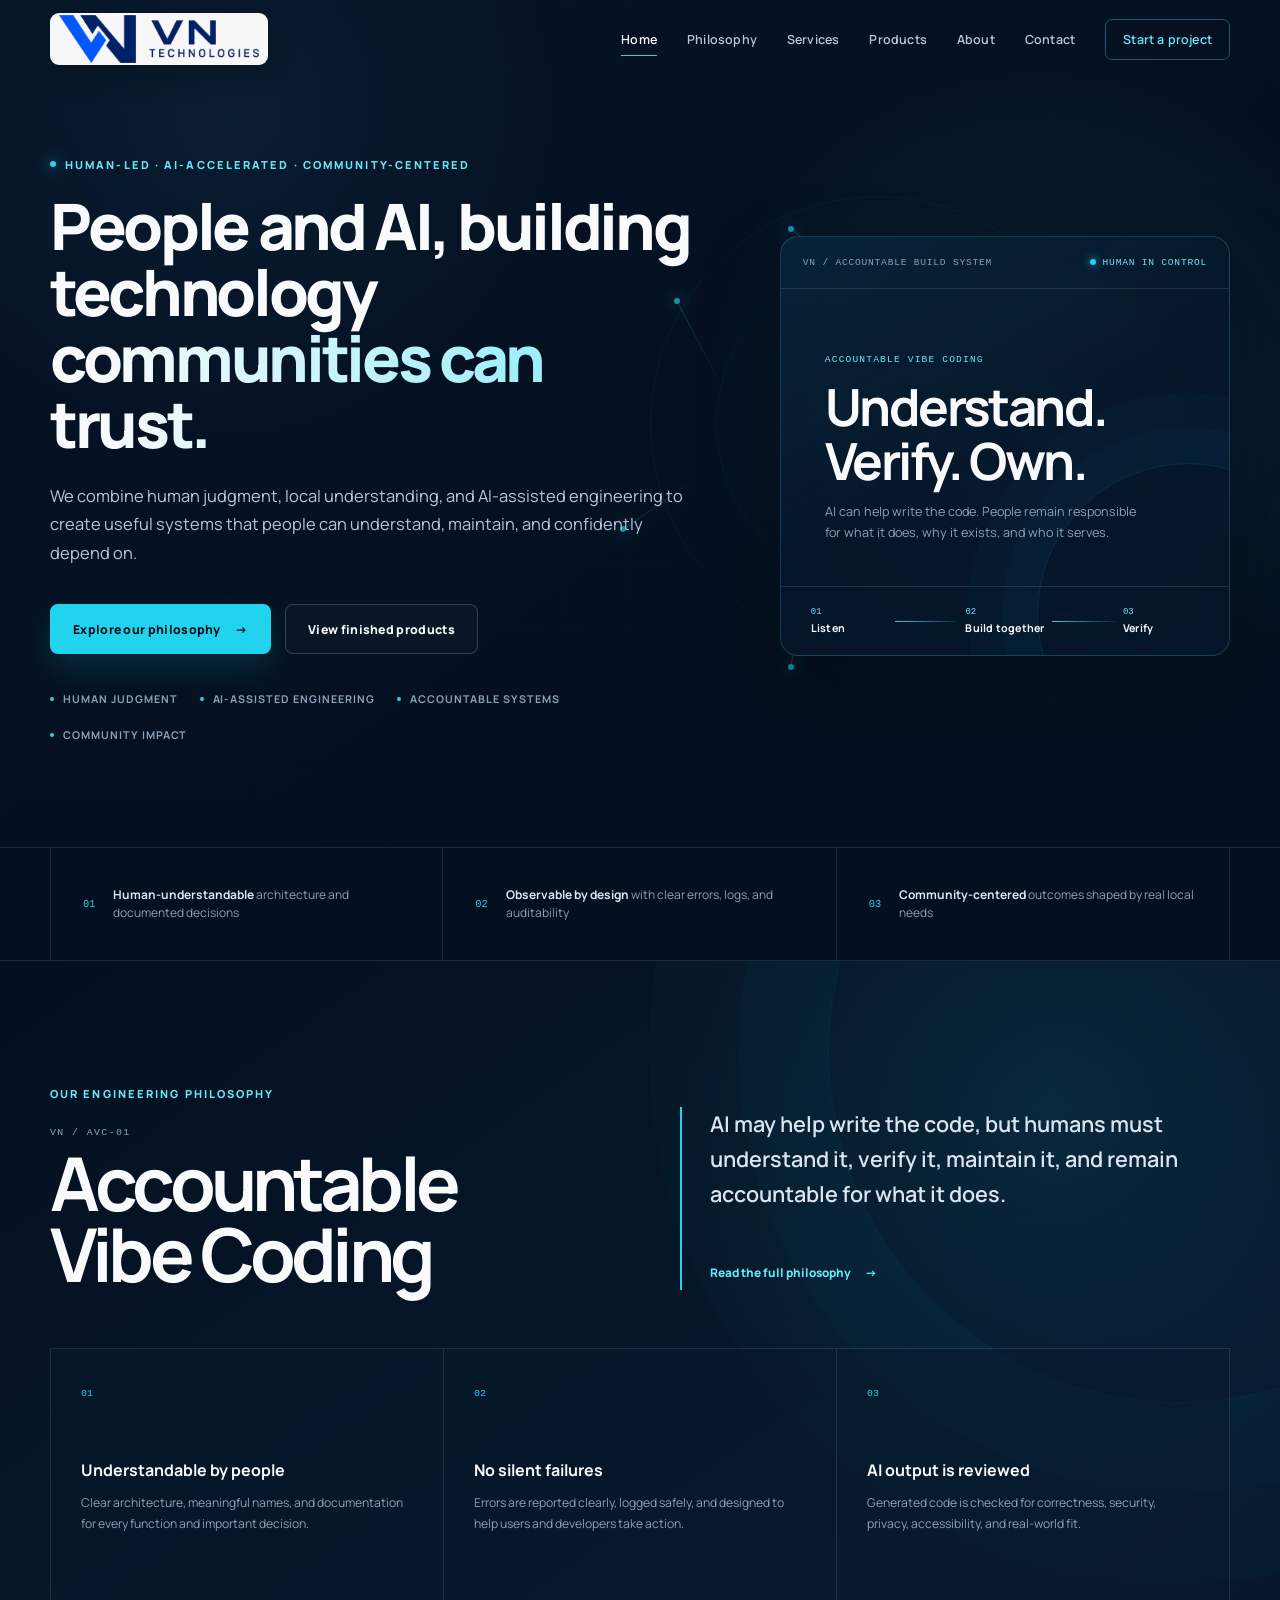
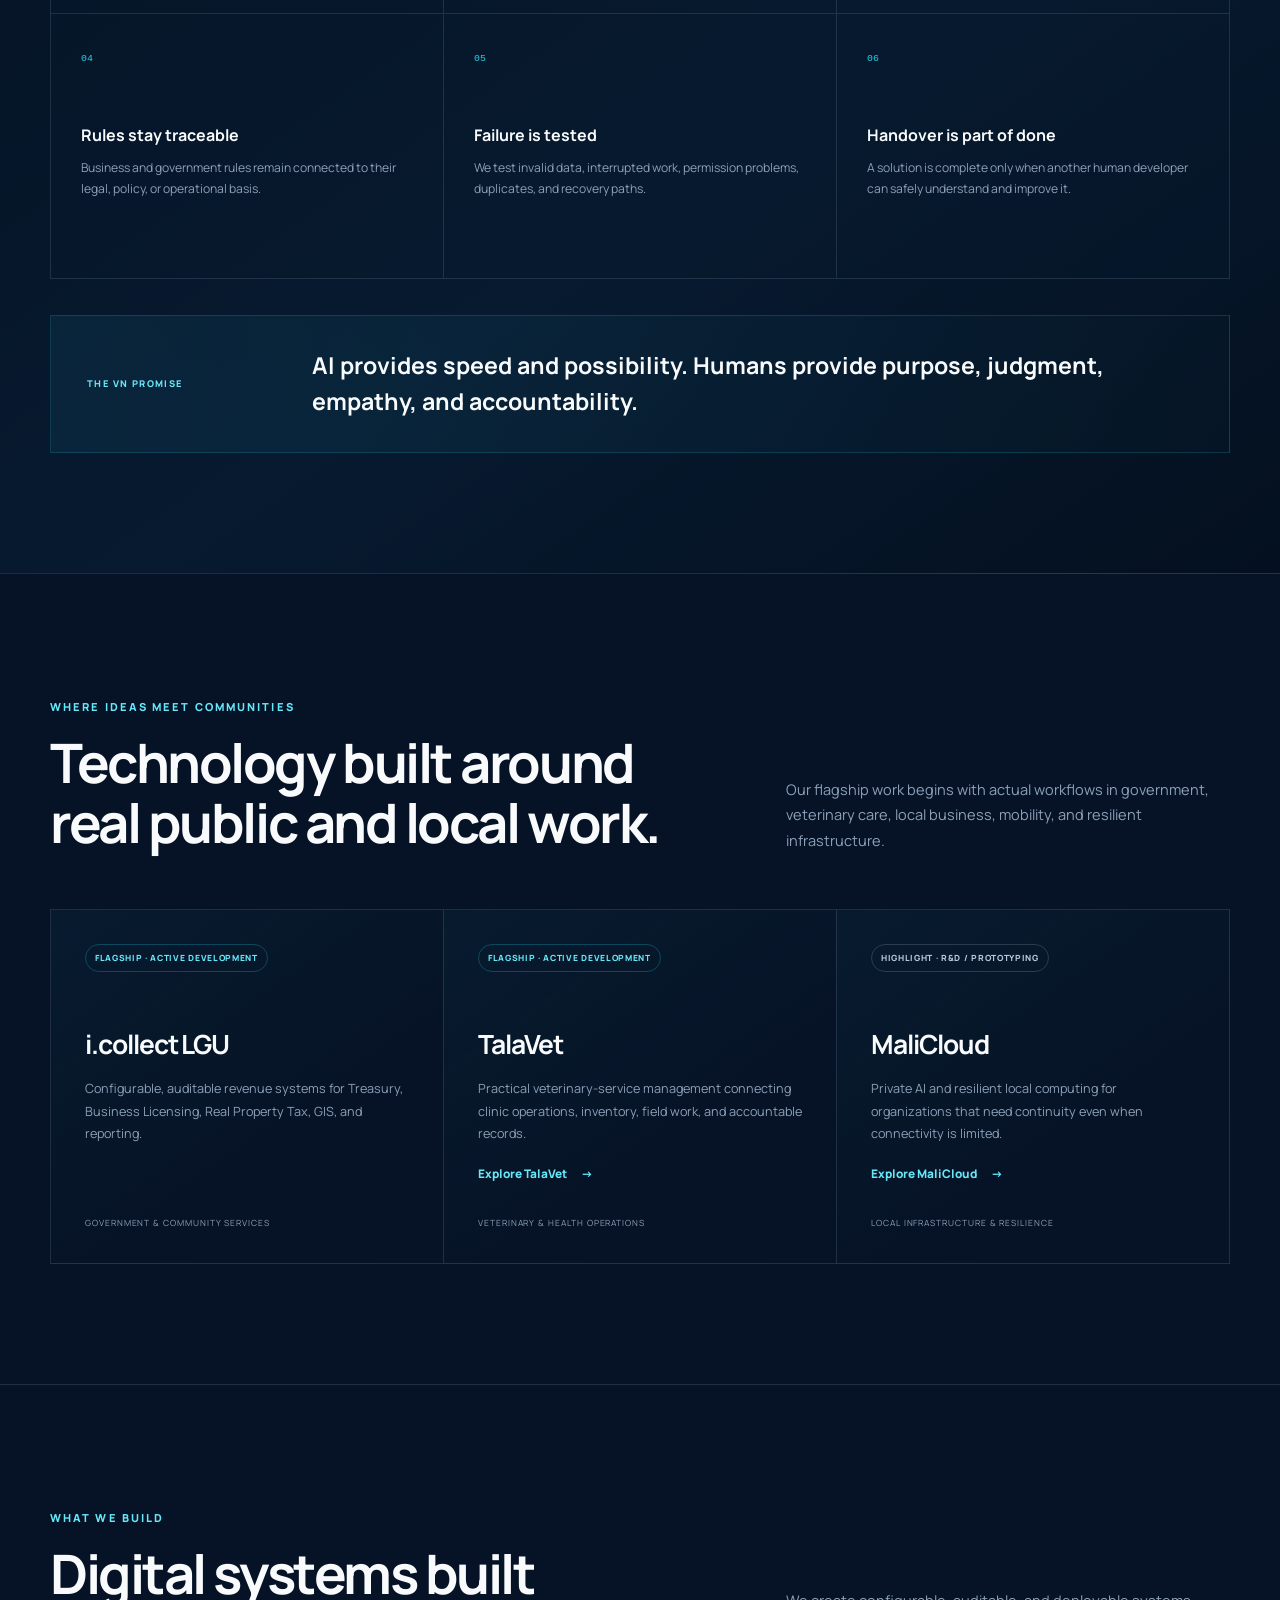
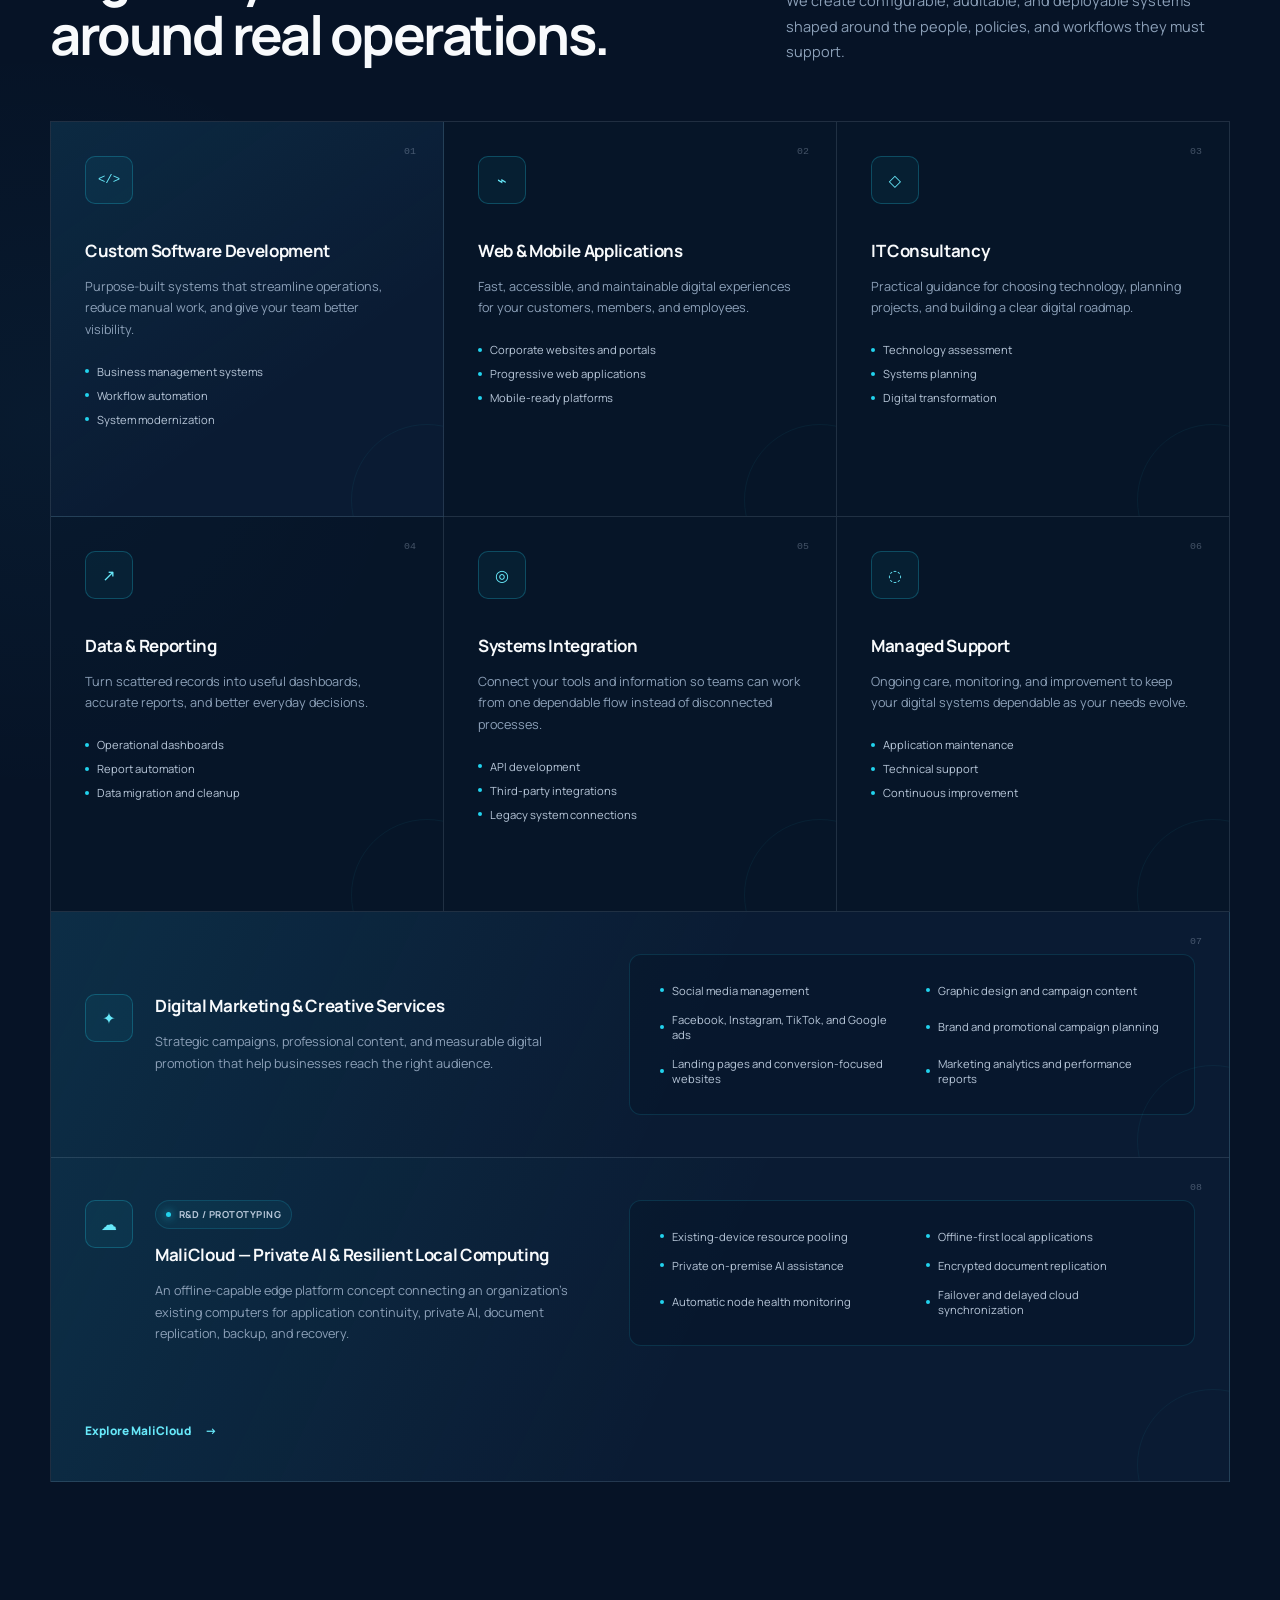
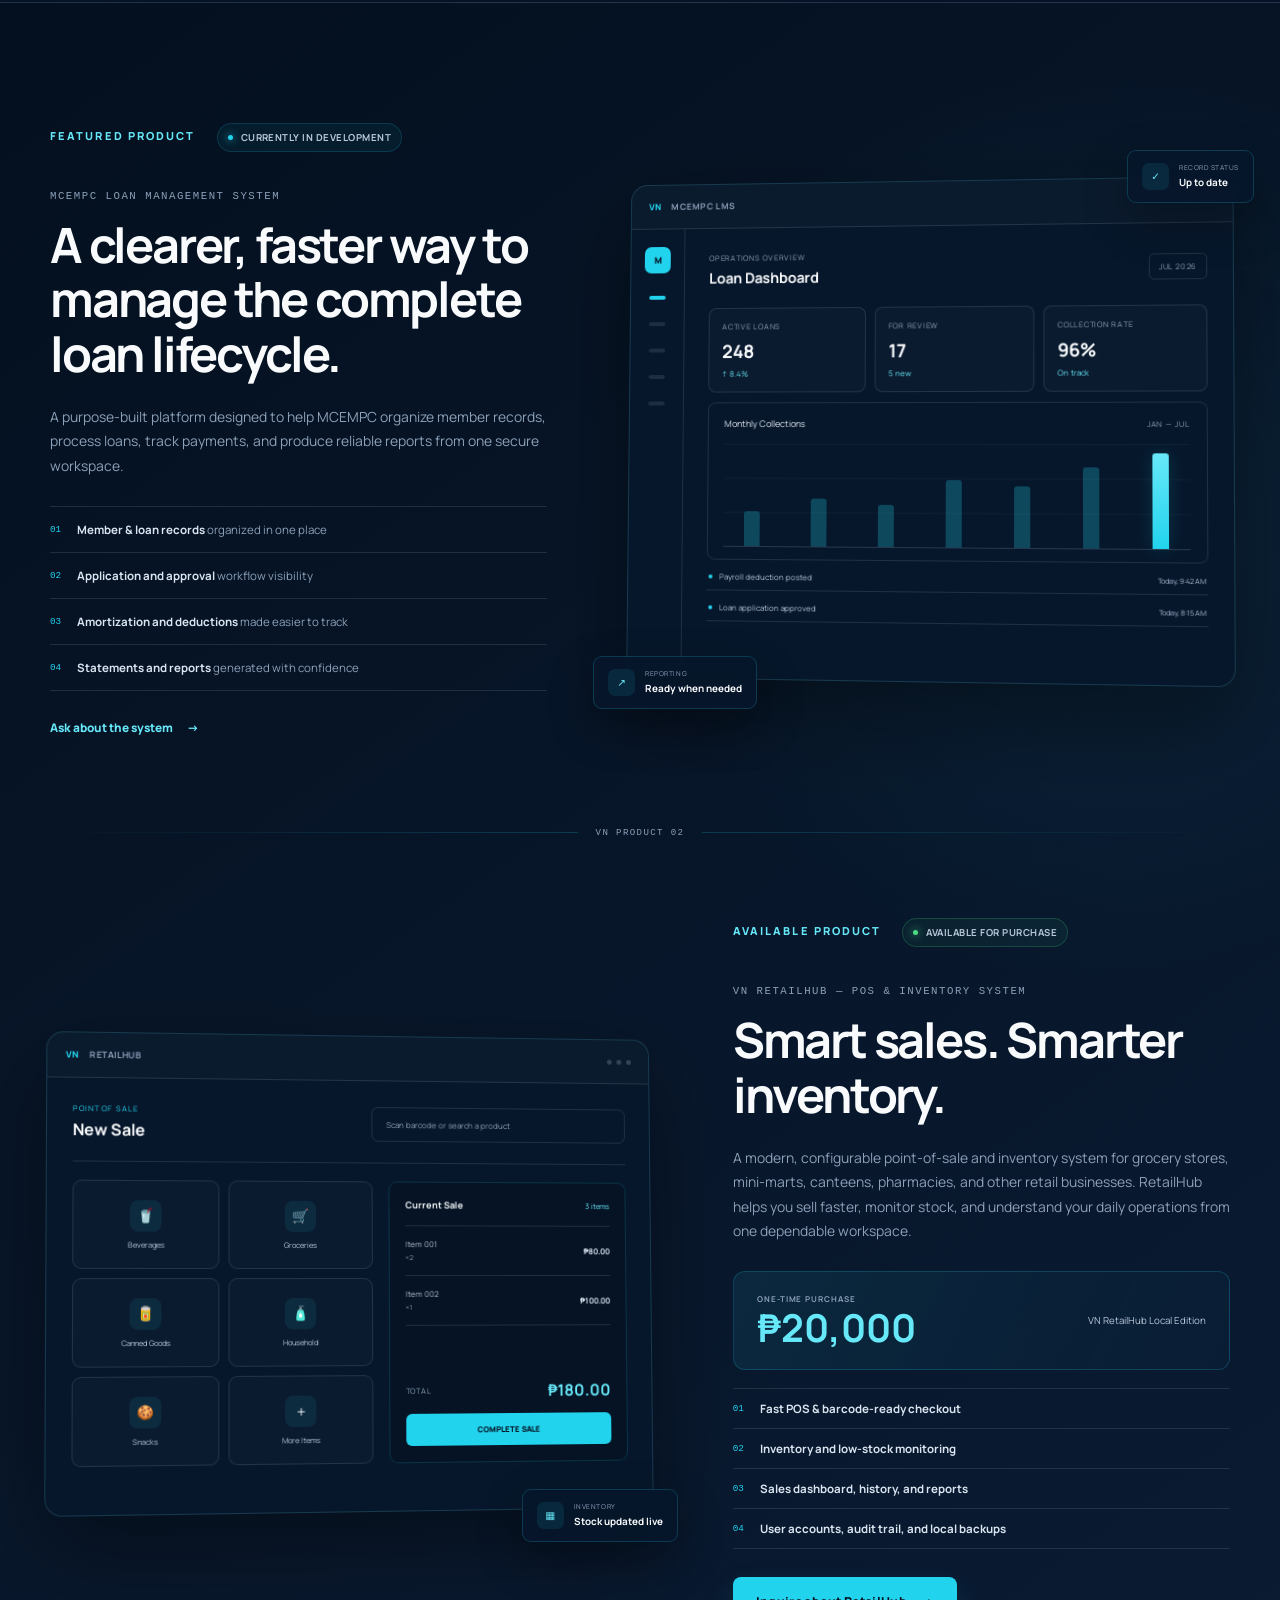
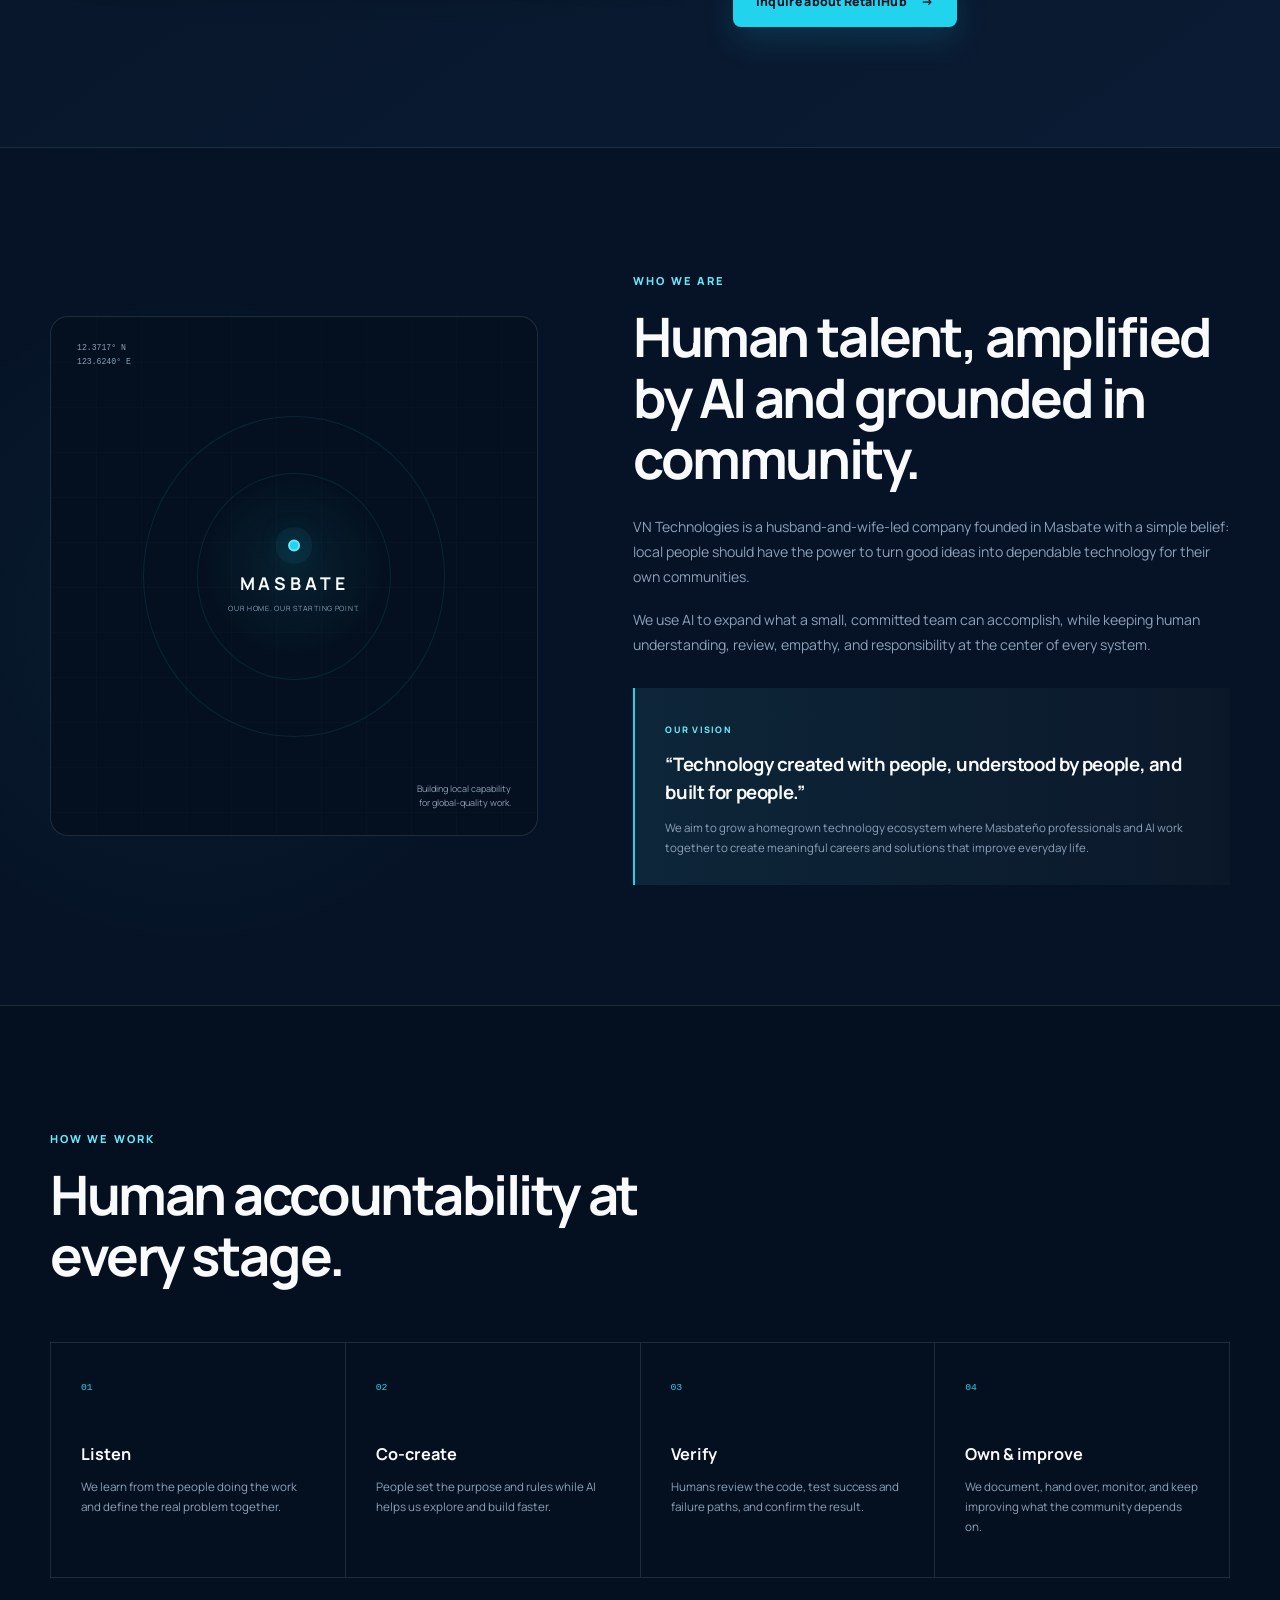
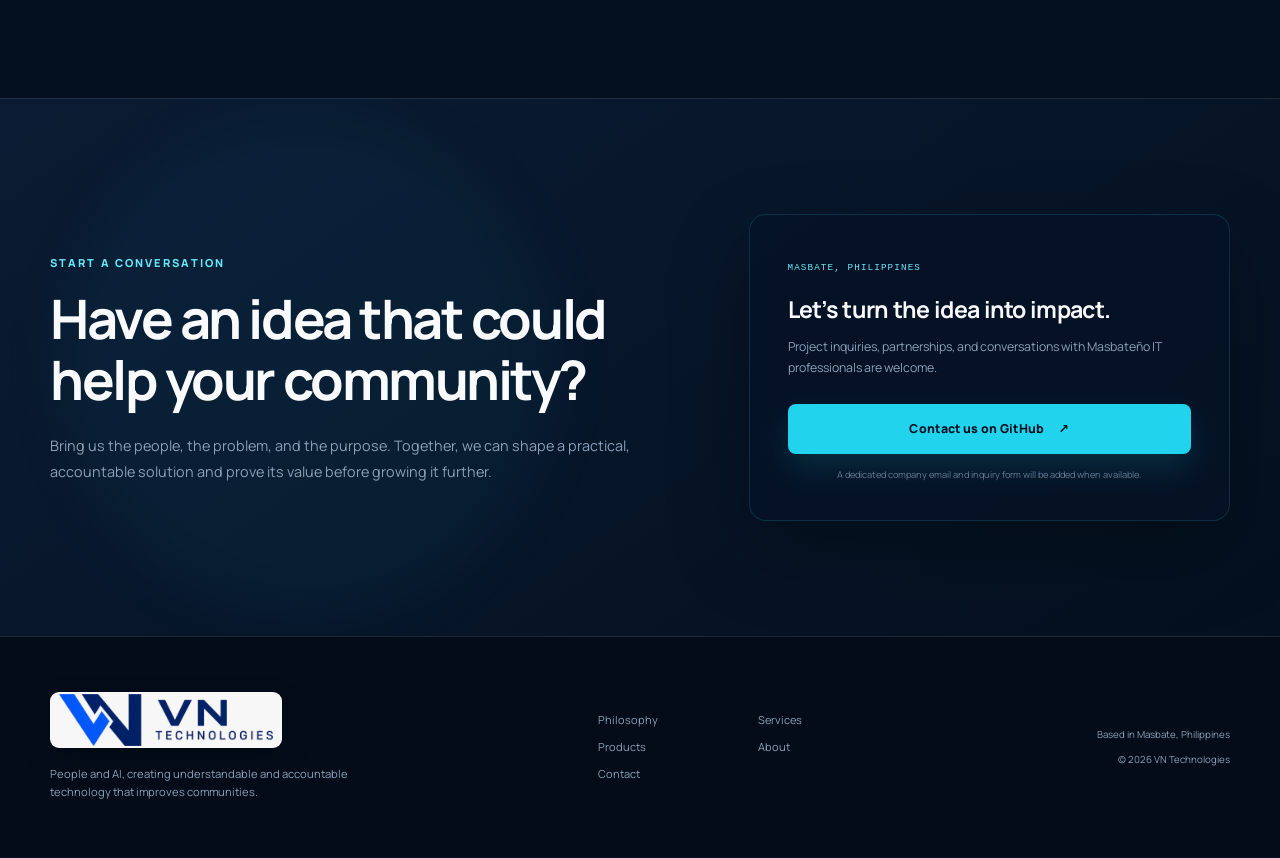
<file: index.html>
<!doctype html>
<html lang="en">
  <head>
    <meta charset="UTF-8" />
    <meta name="viewport" content="width=device-width, initial-scale=1.0" />
    <meta
      name="description"
      content="VN Technologies is a Masbate-based, human-led and AI-accelerated technology company building understandable, accountable systems that improve communities."
    />
    <meta name="theme-color" content="#061326" />
    <meta property="og:title" content="VN Technologies" />
    <meta
      property="og:description"
      content="People and AI, building technology communities can trust."
    />
    <meta property="og:type" content="website" />
    <title>VN Technologies | Human-led, AI-accelerated community technology</title>
    <link rel="preconnect" href="https://fonts.googleapis.com" />
    <link rel="preconnect" href="https://fonts.gstatic.com" crossorigin />
    <link
      href="https://fonts.googleapis.com/css2?family=Manrope:wght@400;500;600;700;800&display=swap"
      rel="stylesheet"
    />
    <link rel="stylesheet" href="styles.css" />
    <script src="script.js" defer></script>
  </head>
  <body>
    <a class="skip-link" href="#main-content">Skip to content</a>

    <header class="site-header" data-header>
      <div class="container header-inner">
        <a class="brand" href="#home" aria-label="VN Technologies home">
          <span class="brand-logo" aria-hidden="true"></span>
        </a>

        <button
          class="menu-toggle"
          type="button"
          aria-expanded="false"
          aria-controls="site-navigation"
          aria-label="Open navigation"
          data-menu-toggle
        >
          <span></span>
          <span></span>
          <span></span>
        </button>

        <nav id="site-navigation" class="site-nav" aria-label="Main navigation" data-nav>
          <a href="#home">Home</a>
          <a href="#philosophy">Philosophy</a>
          <a href="#services">Services</a>
          <a href="products.html">Products</a>
          <a href="#about">About</a>
          <a href="#contact">Contact</a>
          <a class="nav-cta" href="#contact">Start a project</a>
        </nav>
      </div>
    </header>

    <main id="main-content">
      <section id="home" class="hero">
        <div class="hero-grid" aria-hidden="true"></div>
        <div class="network-art" aria-hidden="true">
          <span class="orbit orbit-one"></span>
          <span class="orbit orbit-two"></span>
          <span class="orbit orbit-three"></span>
          <span class="node node-one"></span>
          <span class="node node-two"></span>
          <span class="node node-three"></span>
          <span class="node node-four"></span>
          <span class="node node-five"></span>
          <span class="node node-six"></span>
          <span class="pulse pulse-one"></span>
          <span class="pulse pulse-two"></span>
        </div>

        <div class="container hero-content">
          <div class="hero-copy reveal">
            <div class="eyebrow">
              <span class="eyebrow-dot"></span>
              Human-led · AI-accelerated · Community-centered
            </div>
            <h1>
              People and AI, building technology
              <span>communities can trust.</span>
            </h1>
            <p>
              We combine human judgment, local understanding, and AI-assisted
              engineering to create useful systems that people can understand,
              maintain, and confidently depend on.
            </p>
            <div class="hero-actions">
              <a class="button button-primary" href="#philosophy">
                Explore our philosophy
                <span aria-hidden="true">→</span>
              </a>
              <a class="button button-secondary" href="products.html">
                View finished products
              </a>
            </div>
            <div class="hero-capabilities" aria-label="Core capabilities">
              <span>Human Judgment</span>
              <span>AI-assisted Engineering</span>
              <span>Accountable Systems</span>
              <span>Community Impact</span>
            </div>
          </div>

          <div class="hero-panel reveal" aria-label="VN Technologies delivery overview">
            <div class="panel-topline">
              <span>VN / ACCOUNTABLE BUILD SYSTEM</span>
              <span class="status"><i></i> HUMAN IN CONTROL</span>
            </div>
            <div class="panel-core">
              <span class="core-label">ACCOUNTABLE VIBE CODING</span>
              <strong>Understand.<br />Verify. Own.</strong>
              <p>
                AI can help write the code. People remain responsible for what
                it does, why it exists, and who it serves.
              </p>
            </div>
            <div class="panel-flow">
              <div>
                <span>01</span>
                <strong>Listen</strong>
              </div>
              <i></i>
              <div>
                <span>02</span>
                <strong>Build together</strong>
              </div>
              <i></i>
              <div>
                <span>03</span>
                <strong>Verify</strong>
              </div>
            </div>
          </div>
        </div>
      </section>

      <section class="proof-strip" aria-label="Company focus">
        <div class="container proof-grid">
          <div>
            <span class="proof-number">01</span>
            <p><strong>Human-understandable</strong> architecture and documented decisions</p>
          </div>
          <div>
            <span class="proof-number">02</span>
            <p><strong>Observable by design</strong> with clear errors, logs, and auditability</p>
          </div>
          <div>
            <span class="proof-number">03</span>
            <p><strong>Community-centered</strong> outcomes shaped by real local needs</p>
          </div>
        </div>
      </section>

      <section id="philosophy" class="section avc-section">
        <div class="container">
          <div class="avc-intro reveal">
            <div>
              <span class="section-kicker">Our engineering philosophy</span>
              <p class="avc-code">VN / AVC-01</p>
              <h2>Accountable Vibe Coding</h2>
            </div>
            <div class="avc-statement">
              <p>
                AI may help write the code, but humans must understand it,
                verify it, maintain it, and remain accountable for what it does.
              </p>
              <a class="text-link" href="accountable-vibe-coding.html">
                Read the full philosophy <span aria-hidden="true">→</span>
              </a>
            </div>
          </div>

          <div class="avc-principles">
            <article class="avc-card reveal">
              <span>01</span>
              <h3>Understandable by people</h3>
              <p>Clear architecture, meaningful names, and documentation for every function and important decision.</p>
            </article>
            <article class="avc-card reveal">
              <span>02</span>
              <h3>No silent failures</h3>
              <p>Errors are reported clearly, logged safely, and designed to help users and developers take action.</p>
            </article>
            <article class="avc-card reveal">
              <span>03</span>
              <h3>AI output is reviewed</h3>
              <p>Generated code is checked for correctness, security, privacy, accessibility, and real-world fit.</p>
            </article>
            <article class="avc-card reveal">
              <span>04</span>
              <h3>Rules stay traceable</h3>
              <p>Business and government rules remain connected to their legal, policy, or operational basis.</p>
            </article>
            <article class="avc-card reveal">
              <span>05</span>
              <h3>Failure is tested</h3>
              <p>We test invalid data, interrupted work, permission problems, duplicates, and recovery paths.</p>
            </article>
            <article class="avc-card reveal">
              <span>06</span>
              <h3>Handover is part of done</h3>
              <p>A solution is complete only when another human developer can safely understand and improve it.</p>
            </article>
          </div>

          <div class="avc-promise reveal">
            <span>THE VN PROMISE</span>
            <blockquote>AI provides speed and possibility. Humans provide purpose, judgment, empathy, and accountability.</blockquote>
          </div>
        </div>
      </section>

      <section class="section impact-section" aria-labelledby="impact-title">
        <div class="container">
          <div class="section-heading reveal">
            <div>
              <span class="section-kicker">Where ideas meet communities</span>
              <h2 id="impact-title">Technology built around real public and local work.</h2>
            </div>
            <p>
              Our flagship work begins with actual workflows in government,
              veterinary care, local business, mobility, and resilient infrastructure.
            </p>
          </div>
          <div class="impact-grid">
            <article class="impact-card reveal">
              <span class="impact-status">Flagship · Active development</span>
              <strong>i.collect LGU</strong>
              <p>Configurable, auditable revenue systems for Treasury, Business Licensing, Real Property Tax, GIS, and reporting.</p>
              <small>GOVERNMENT &amp; COMMUNITY SERVICES</small>
            </article>
            <article class="impact-card reveal">
              <span class="impact-status">Flagship · Active development</span>
              <strong>TalaVet</strong>
              <p>Practical veterinary-service management connecting clinic operations, inventory, field work, and accountable records.</p>
              <a class="text-link" href="talavet.html">Explore TalaVet <span aria-hidden="true">→</span></a>
              <small>VETERINARY &amp; HEALTH OPERATIONS</small>
            </article>
            <article class="impact-card reveal">
              <span class="impact-status research">Highlight · R&amp;D / prototyping</span>
              <strong>MaliCloud</strong>
              <p>Private AI and resilient local computing for organizations that need continuity even when connectivity is limited.</p>
              <a class="text-link" href="malicloud.html">Explore MaliCloud <span aria-hidden="true">→</span></a>
              <small>LOCAL INFRASTRUCTURE &amp; RESILIENCE</small>
            </article>
          </div>
        </div>
      </section>

      <section id="services" class="section services-section">
        <div class="container">
          <div class="section-heading reveal">
            <div>
              <span class="section-kicker">What we build</span>
              <h2>Digital systems built around real operations.</h2>
            </div>
            <p>
              We create configurable, auditable, and deployable systems shaped
              around the people, policies, and workflows they must support.
            </p>
          </div>

          <div class="service-grid">
            <article class="service-card featured reveal">
              <span class="service-index">01</span>
              <div class="service-icon" aria-hidden="true">
                <span class="icon-code">&lt;/&gt;</span>
              </div>
              <h3>Custom Software Development</h3>
              <p>
                Purpose-built systems that streamline operations, reduce manual
                work, and give your team better visibility.
              </p>
              <ul>
                <li>Business management systems</li>
                <li>Workflow automation</li>
                <li>System modernization</li>
              </ul>
            </article>

            <article class="service-card reveal">
              <span class="service-index">02</span>
              <div class="service-icon" aria-hidden="true">⌁</div>
              <h3>Web & Mobile Applications</h3>
              <p>
                Fast, accessible, and maintainable digital experiences for your
                customers, members, and employees.
              </p>
              <ul>
                <li>Corporate websites and portals</li>
                <li>Progressive web applications</li>
                <li>Mobile-ready platforms</li>
              </ul>
            </article>

            <article class="service-card reveal">
              <span class="service-index">03</span>
              <div class="service-icon" aria-hidden="true">◇</div>
              <h3>IT Consultancy</h3>
              <p>
                Practical guidance for choosing technology, planning projects,
                and building a clear digital roadmap.
              </p>
              <ul>
                <li>Technology assessment</li>
                <li>Systems planning</li>
                <li>Digital transformation</li>
              </ul>
            </article>

            <article class="service-card reveal">
              <span class="service-index">04</span>
              <div class="service-icon" aria-hidden="true">↗</div>
              <h3>Data & Reporting</h3>
              <p>
                Turn scattered records into useful dashboards, accurate
                reports, and better everyday decisions.
              </p>
              <ul>
                <li>Operational dashboards</li>
                <li>Report automation</li>
                <li>Data migration and cleanup</li>
              </ul>
            </article>

            <article class="service-card reveal">
              <span class="service-index">05</span>
              <div class="service-icon" aria-hidden="true">◎</div>
              <h3>Systems Integration</h3>
              <p>
                Connect your tools and information so teams can work from one
                dependable flow instead of disconnected processes.
              </p>
              <ul>
                <li>API development</li>
                <li>Third-party integrations</li>
                <li>Legacy system connections</li>
              </ul>
            </article>

            <article class="service-card reveal">
              <span class="service-index">06</span>
              <div class="service-icon" aria-hidden="true">◌</div>
              <h3>Managed Support</h3>
              <p>
                Ongoing care, monitoring, and improvement to keep your digital
                systems dependable as your needs evolve.
              </p>
              <ul>
                <li>Application maintenance</li>
                <li>Technical support</li>
                <li>Continuous improvement</li>
              </ul>
            </article>


            <article class="service-card service-card-wide reveal">
              <span class="service-index">07</span>
              <div class="service-wide-intro">
                <div class="service-icon" aria-hidden="true">✦</div>
                <div>
                  <h3>Digital Marketing & Creative Services</h3>
                  <p>
                    Strategic campaigns, professional content, and measurable
                    digital promotion that help businesses reach the right audience.
                  </p>
                </div>
              </div>
              <ul class="service-wide-list">
                <li>Social media management</li>
                <li>Graphic design and campaign content</li>
                <li>Facebook, Instagram, TikTok, and Google ads</li>
                <li>Brand and promotional campaign planning</li>
                <li>Landing pages and conversion-focused websites</li>
                <li>Marketing analytics and performance reports</li>
              </ul>
            </article>
          </div>
        </div>
      </section>

      <section id="products" class="section product-section">
        <div class="container product-grid">
          <div class="product-copy reveal">
            <span class="section-kicker">Featured product</span>
            <div class="product-status">
              <span></span>
              Currently in development
            </div>
            <p class="product-label">MCEMPC LOAN MANAGEMENT SYSTEM</p>
            <h2>A clearer, faster way to manage the complete loan lifecycle.</h2>
            <p class="product-intro">
              A purpose-built platform designed to help MCEMPC organize member
              records, process loans, track payments, and produce reliable
              reports from one secure workspace.
            </p>
            <div class="feature-list">
              <div>
                <span>01</span>
                <p><strong>Member & loan records</strong> organized in one place</p>
              </div>
              <div>
                <span>02</span>
                <p><strong>Application and approval</strong> workflow visibility</p>
              </div>
              <div>
                <span>03</span>
                <p><strong>Amortization and deductions</strong> made easier to track</p>
              </div>
              <div>
                <span>04</span>
                <p><strong>Statements and reports</strong> generated with confidence</p>
              </div>
            </div>
            <a class="text-link" href="#contact">
              Ask about the system <span aria-hidden="true">→</span>
            </a>
          </div>

          <div class="product-visual reveal" aria-label="Conceptual MCEMPC system dashboard">
            <div class="dashboard-window">
              <div class="window-bar">
                <span class="window-brand"><i>VN</i> MCEMPC LMS</span>
                <div class="window-actions" aria-hidden="true">
                  <span></span><span></span><span></span>
                </div>
              </div>
              <div class="dashboard-body">
                <aside aria-hidden="true">
                  <span class="side-logo">M</span>
                  <i class="active"></i><i></i><i></i><i></i><i></i>
                </aside>
                <div class="dashboard-main">
                  <div class="dash-heading">
                    <div>
                      <small>OPERATIONS OVERVIEW</small>
                      <strong>Loan Dashboard</strong>
                    </div>
                    <span>JUL 2026</span>
                  </div>
                  <div class="metric-row">
                    <div>
                      <small>ACTIVE LOANS</small>
                      <strong>248</strong>
                      <span>↑ 8.4%</span>
                    </div>
                    <div>
                      <small>FOR REVIEW</small>
                      <strong>17</strong>
                      <span>5 new</span>
                    </div>
                    <div>
                      <small>COLLECTION RATE</small>
                      <strong>96%</strong>
                      <span>On track</span>
                    </div>
                  </div>
                  <div class="chart-card">
                    <div class="chart-title">
                      <span>Monthly Collections</span>
                      <small>JAN — JUL</small>
                    </div>
                    <div class="chart" aria-hidden="true">
                      <span style="--height: 34%"></span>
                      <span style="--height: 47%"></span>
                      <span style="--height: 41%"></span>
                      <span style="--height: 65%"></span>
                      <span style="--height: 59%"></span>
                      <span style="--height: 78%"></span>
                      <span class="current" style="--height: 91%"></span>
                    </div>
                  </div>
                  <div class="activity-row">
                    <span><i></i> Payroll deduction posted</span>
                    <strong>Today, 9:42 AM</strong>
                  </div>
                  <div class="activity-row">
                    <span><i></i> Loan application approved</span>
                    <strong>Today, 8:15 AM</strong>
                  </div>
                </div>
              </div>
            </div>
            <div class="visual-tag tag-one">
              <span>✓</span>
              <div><small>RECORD STATUS</small><strong>Up to date</strong></div>
            </div>
            <div class="visual-tag tag-two">
              <span>↗</span>
              <div><small>REPORTING</small><strong>Ready when needed</strong></div>
            </div>
          </div>
        </div>

        <div class="container product-divider" aria-hidden="true">
          <span></span>
          <i>VN PRODUCT 02</i>
          <span></span>
        </div>

        <div class="container retailhub-product-grid">
          <div class="retailhub-visual reveal" aria-label="Conceptual VN RetailHub point-of-sale dashboard">
            <div class="retail-window">
              <div class="window-bar">
                <span class="window-brand"><i>VN</i> RETAILHUB</span>
                <div class="window-actions" aria-hidden="true">
                  <span></span><span></span><span></span>
                </div>
              </div>
              <div class="retail-body">
                <div class="retail-toolbar">
                  <div>
                    <small>POINT OF SALE</small>
                    <strong>New Sale</strong>
                  </div>
                  <span>Scan barcode or search a product</span>
                </div>
                <div class="retail-layout">
                  <div class="retail-products" aria-hidden="true">
                    <div><span>🥤</span><small>Beverages</small></div>
                    <div><span>🛒</span><small>Groceries</small></div>
                    <div><span>🥫</span><small>Canned Goods</small></div>
                    <div><span>🧴</span><small>Household</small></div>
                    <div><span>🍪</span><small>Snacks</small></div>
                    <div><span>＋</span><small>More Items</small></div>
                  </div>
                  <div class="retail-checkout">
                    <div class="checkout-title">
                      <strong>Current Sale</strong>
                      <span>3 items</span>
                    </div>
                    <div class="checkout-item">
                      <span>Item 001 <small>× 2</small></span>
                      <strong>₱80.00</strong>
                    </div>
                    <div class="checkout-item">
                      <span>Item 002 <small>× 1</small></span>
                      <strong>₱100.00</strong>
                    </div>
                    <div class="checkout-total">
                      <span>TOTAL</span>
                      <strong>₱180.00</strong>
                    </div>
                    <div class="checkout-button">COMPLETE SALE</div>
                  </div>
                </div>
              </div>
            </div>
            <div class="visual-tag retail-tag">
              <span>▦</span>
              <div><small>INVENTORY</small><strong>Stock updated live</strong></div>
            </div>
          </div>

          <div class="product-copy retailhub-copy reveal">
            <span class="section-kicker">Available product</span>
            <div class="product-status available">
              <span></span>
              Available for purchase
            </div>
            <p class="product-label">VN RETAILHUB — POS &amp; INVENTORY SYSTEM</p>
            <h2>Smart sales. Smarter inventory.</h2>
            <p class="product-intro">
              A modern, configurable point-of-sale and inventory system for
              grocery stores, mini-marts, canteens, pharmacies, and other retail
              businesses. RetailHub helps you sell faster, monitor stock, and
              understand your daily operations from one dependable workspace.
            </p>
            <div class="price-panel">
              <div>
                <span>ONE-TIME PURCHASE</span>
                <strong>₱20,000</strong>
              </div>
              <p>VN RetailHub Local Edition</p>
            </div>
            <div class="feature-list compact-features">
              <div>
                <span>01</span>
                <p><strong>Fast POS &amp; barcode-ready checkout</strong></p>
              </div>
              <div>
                <span>02</span>
                <p><strong>Inventory and low-stock monitoring</strong></p>
              </div>
              <div>
                <span>03</span>
                <p><strong>Sales dashboard, history, and reports</strong></p>
              </div>
              <div>
                <span>04</span>
                <p><strong>User accounts, audit trail, and local backups</strong></p>
              </div>
            </div>
            <a class="button button-primary retailhub-cta" href="#contact">
              Inquire about RetailHub
              <span aria-hidden="true">→</span>
            </a>
          </div>
        </div>
      </section>

      <section id="about" class="section about-section">
        <div class="container about-grid">
          <div class="about-visual reveal">
            <div class="map-card">
              <div class="map-grid" aria-hidden="true"></div>
              <span class="map-coordinate">12.3717° N<br />123.6240° E</span>
              <div class="map-center">
                <span class="map-pulse"></span>
                <strong>MASBATE</strong>
                <small>OUR HOME. OUR STARTING POINT.</small>
              </div>
              <span class="map-caption">Building local capability<br />for global-quality work.</span>
            </div>
          </div>

          <div class="about-copy reveal">
            <span class="section-kicker">Who we are</span>
            <h2>Human talent, amplified by AI and grounded in community.</h2>
            <p>
              VN Technologies is a husband-and-wife-led company founded in
              Masbate with a simple belief: local people should have the power
              to turn good ideas into dependable technology for their own communities.
            </p>
            <p>
              We use AI to expand what a small, committed team can accomplish,
              while keeping human understanding, review, empathy, and responsibility
              at the center of every system.
            </p>
            <div class="vision-card">
              <span>OUR VISION</span>
              <blockquote>
                “Technology created with people, understood by people, and built for people.”
              </blockquote>
              <p>
                We aim to grow a homegrown technology ecosystem where Masbateño
                professionals and AI work together to create meaningful careers
                and solutions that improve everyday life.
              </p>
            </div>
          </div>
        </div>
      </section>

      <section class="section process-section">
        <div class="container">
          <div class="section-heading compact reveal">
            <div>
              <span class="section-kicker">How we work</span>
              <h2>Human accountability at every stage.</h2>
            </div>
          </div>
          <div class="process-grid">
            <article class="reveal">
              <span>01</span>
              <h3>Listen</h3>
              <p>We learn from the people doing the work and define the real problem together.</p>
            </article>
            <article class="reveal">
              <span>02</span>
              <h3>Co-create</h3>
              <p>People set the purpose and rules while AI helps us explore and build faster.</p>
            </article>
            <article class="reveal">
              <span>03</span>
              <h3>Verify</h3>
              <p>Humans review the code, test success and failure paths, and confirm the result.</p>
            </article>
            <article class="reveal">
              <span>04</span>
              <h3>Own &amp; improve</h3>
              <p>We document, hand over, monitor, and keep improving what the community depends on.</p>
            </article>
          </div>
        </div>
      </section>

      <section id="contact" class="contact-section">
        <div class="contact-glow" aria-hidden="true"></div>
        <div class="container contact-inner reveal">
          <div>
            <span class="section-kicker">Start a conversation</span>
            <h2>Have an idea that could help your community?</h2>
            <p>
              Bring us the people, the problem, and the purpose. Together, we
              can shape a practical, accountable solution and prove its value
              before growing it further.
            </p>
          </div>
          <div class="contact-card">
            <span class="contact-location">MASBATE, PHILIPPINES</span>
            <h3>Let’s turn the idea into impact.</h3>
            <p>
              Project inquiries, partnerships, and conversations with
              Masbateño IT professionals are welcome.
            </p>
            <a
              class="button button-primary"
              href="https://github.com/azrenkira"
              target="_blank"
              rel="noreferrer"
            >
              Contact us on GitHub
              <span aria-hidden="true">↗</span>
            </a>
            <small>
              A dedicated company email and inquiry form will be added when
              available.
            </small>
          </div>
        </div>
      </section>
    </main>

    <footer>
      <div class="container footer-grid">
        <div>
          <a class="brand footer-brand" href="#home" aria-label="VN Technologies home">
            <span class="brand-logo" aria-hidden="true"></span>
          </a>
          <p>People and AI, creating understandable and accountable technology that improves communities.</p>
        </div>
        <div class="footer-links">
          <a href="#philosophy">Philosophy</a>
          <a href="#services">Services</a>
          <a href="products.html">Products</a>
          <a href="#about">About</a>
          <a href="#contact">Contact</a>
        </div>
        <div class="footer-meta">
          <span>Based in Masbate, Philippines</span>
          <span>© <span data-year></span> VN Technologies</span>
        </div>
      </div>
    </footer>
  </body>
</html>
</file>
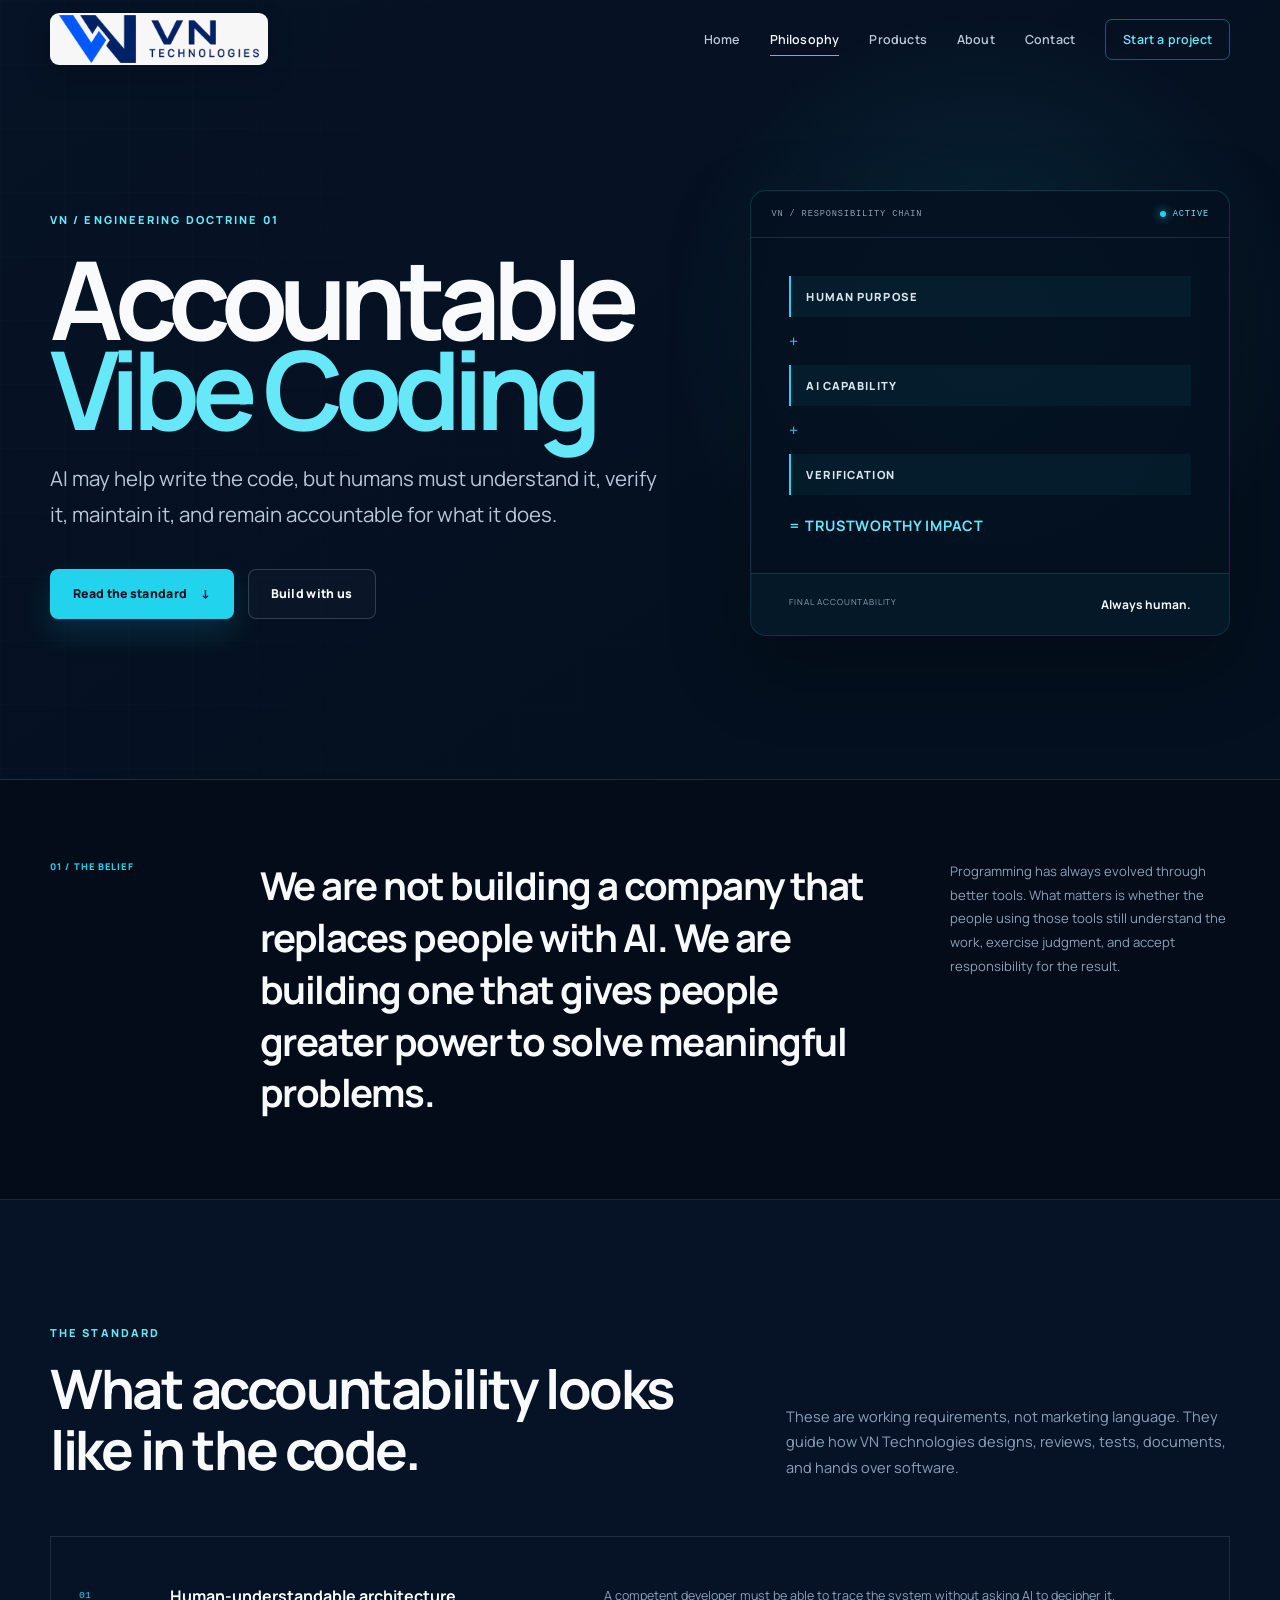
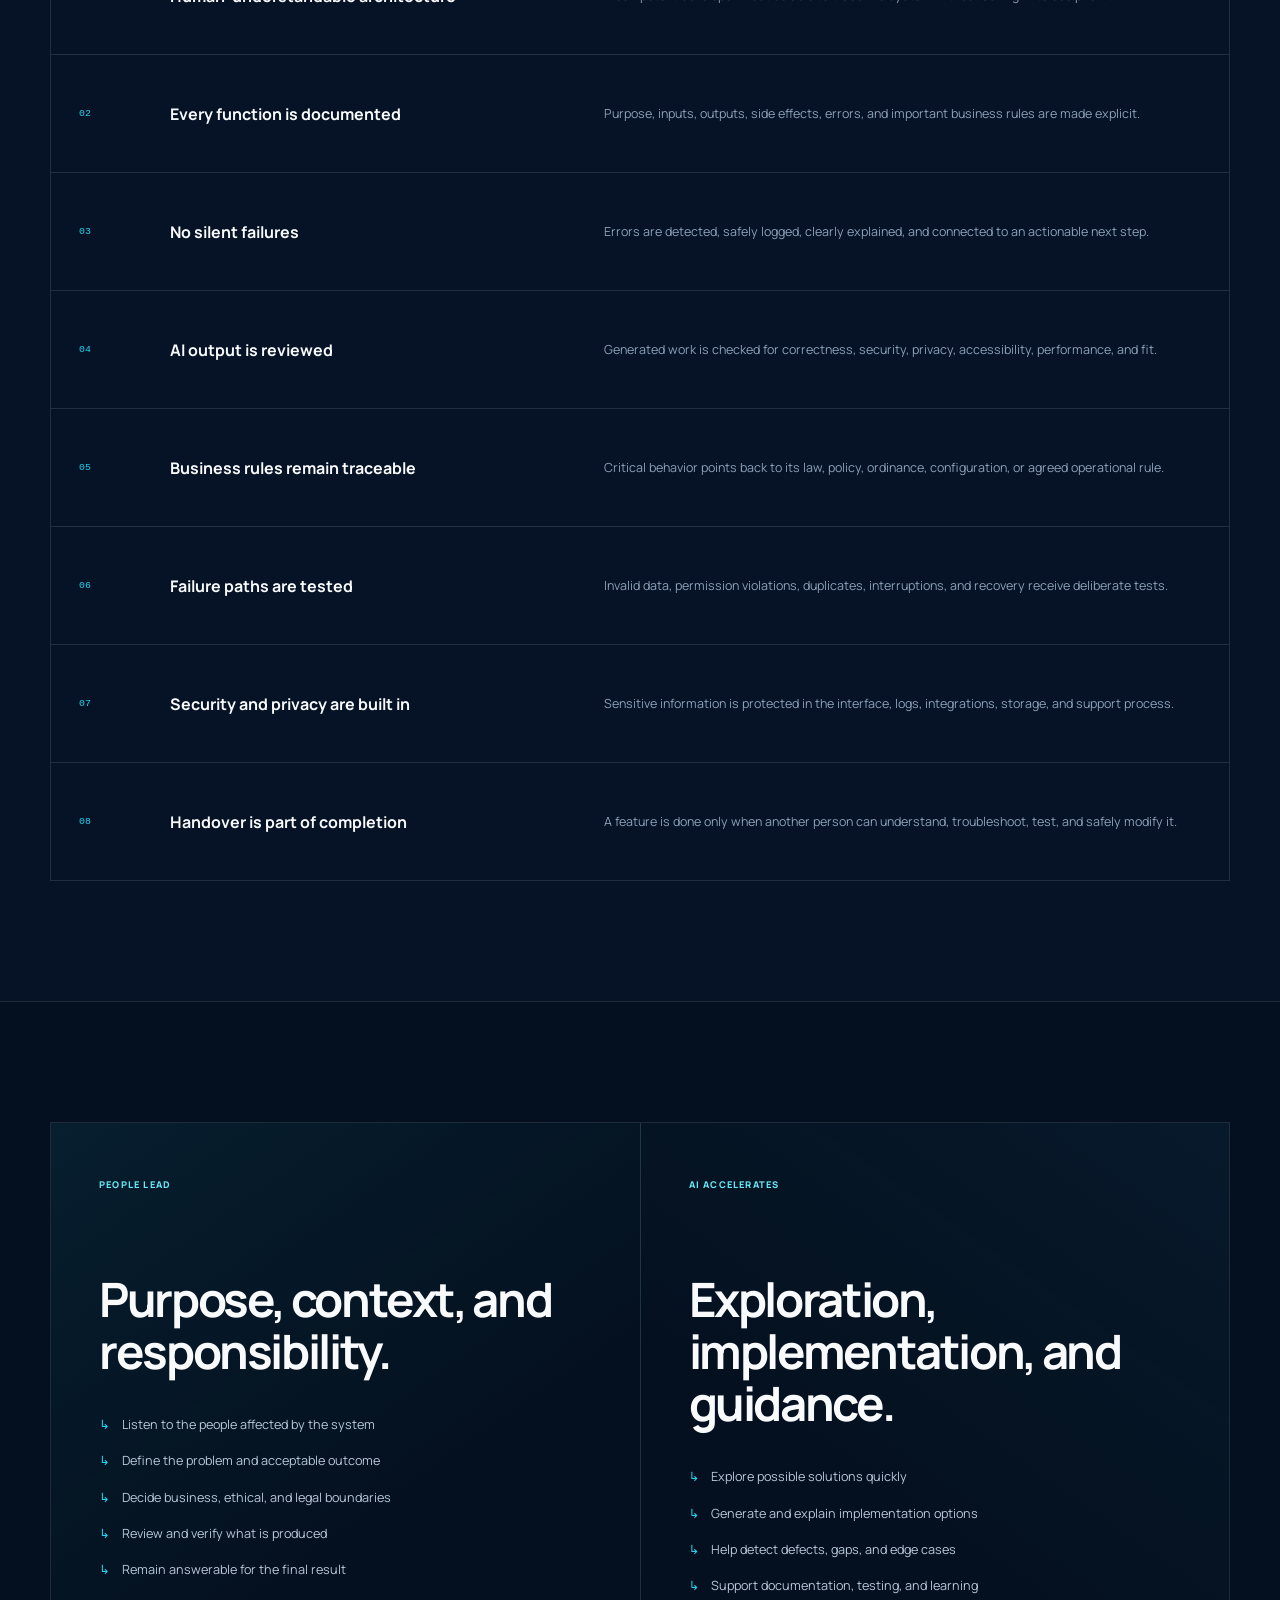
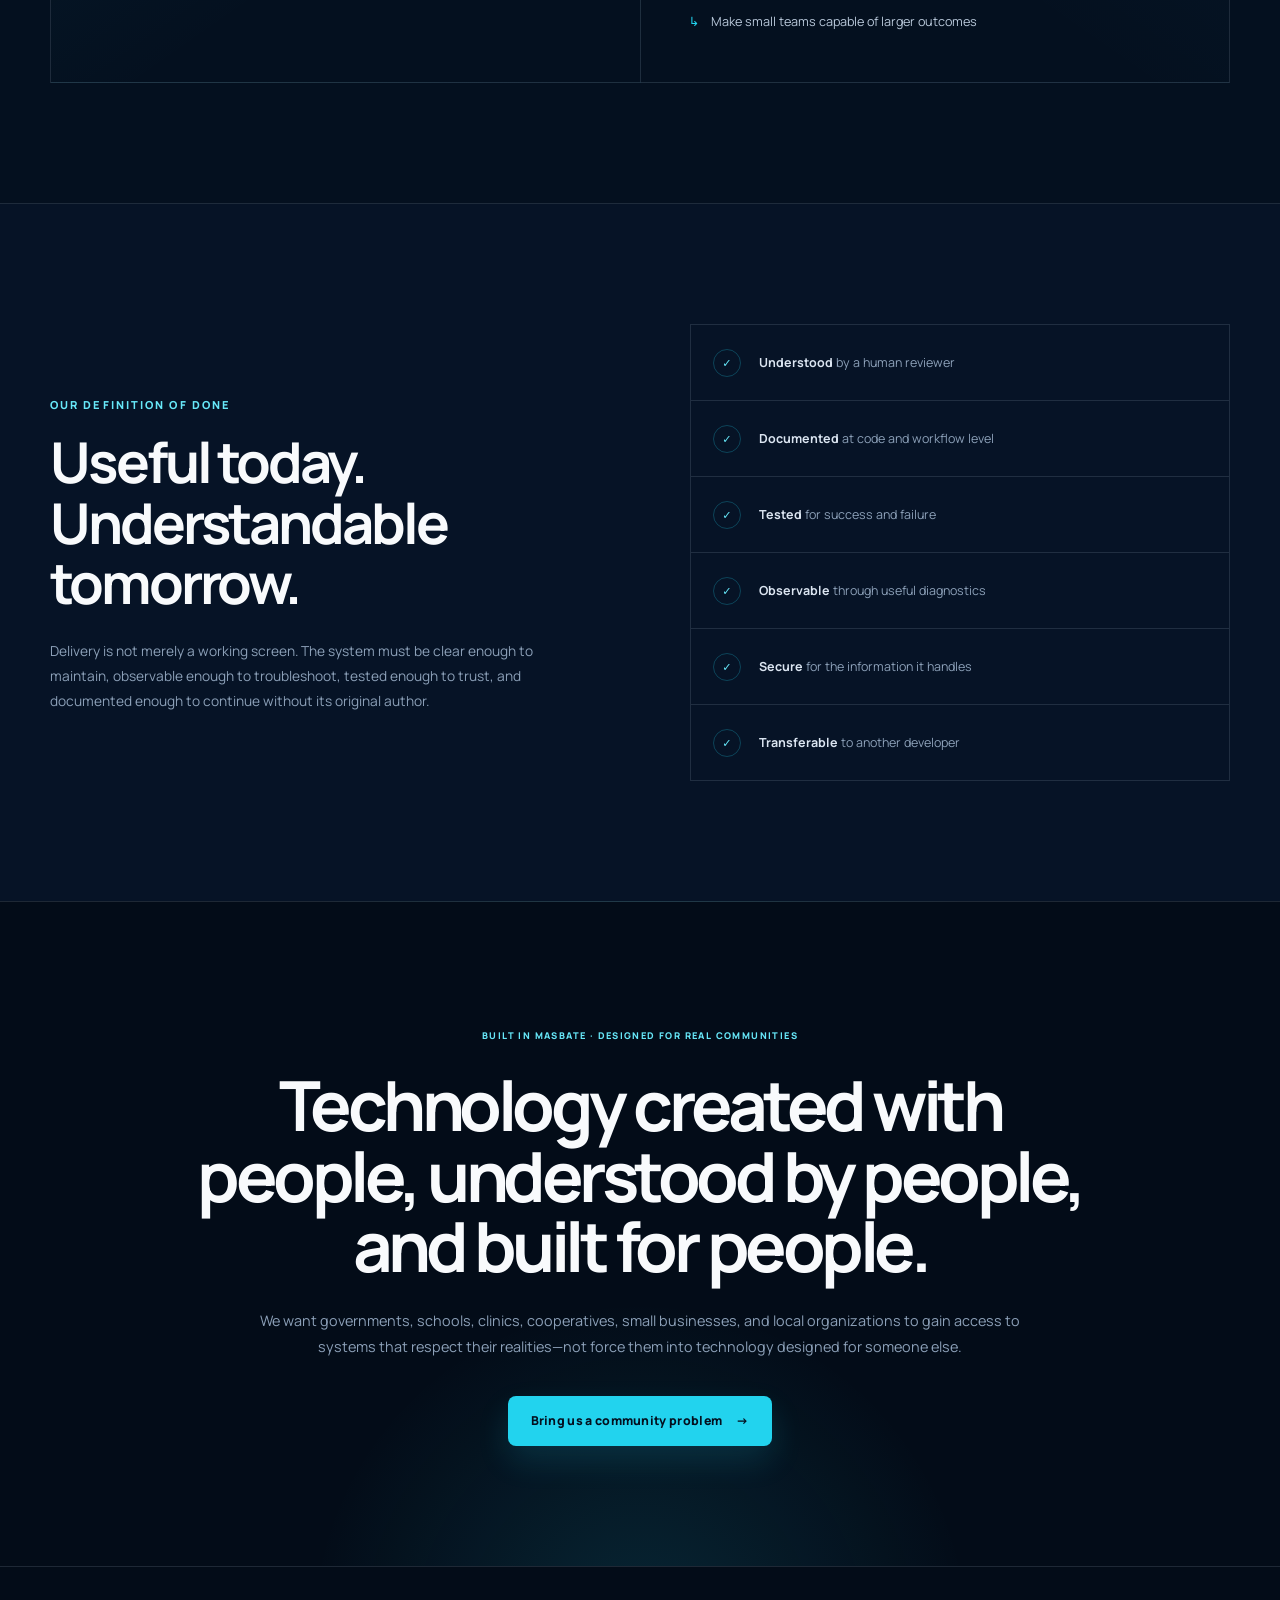
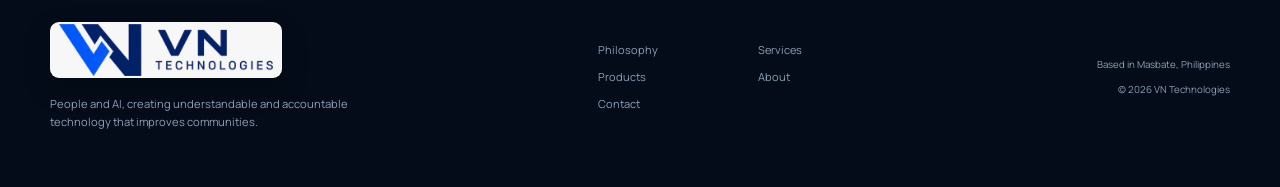
<file: accountable-vibe-coding.html>
<!doctype html>
<html lang="en">
  <head>
    <meta charset="UTF-8" />
    <meta name="viewport" content="width=device-width, initial-scale=1.0" />
    <meta
      name="description"
      content="Accountable Vibe Coding is VN Technologies' human-led, AI-accelerated engineering philosophy for understandable, verifiable, maintainable, and community-centered software."
    />
    <meta name="theme-color" content="#061326" />
    <meta property="og:title" content="Accountable Vibe Coding | VN Technologies" />
    <meta
      property="og:description"
      content="AI may help write the code. Humans remain responsible for understanding, verifying, maintaining, and owning it."
    />
    <meta property="og:type" content="website" />
    <title>Accountable Vibe Coding | VN Technologies</title>
    <link rel="preconnect" href="https://fonts.googleapis.com" />
    <link rel="preconnect" href="https://fonts.gstatic.com" crossorigin />
    <link
      href="https://fonts.googleapis.com/css2?family=Manrope:wght@400;500;600;700;800&display=swap"
      rel="stylesheet"
    />
    <link rel="stylesheet" href="styles.css" />
    <script src="script.js" defer></script>
  </head>
  <body class="philosophy-page">
    <a class="skip-link" href="#main-content">Skip to content</a>

    <header class="site-header" data-header>
      <div class="container header-inner">
        <a class="brand" href="index.html#home" aria-label="VN Technologies home">
          <span class="brand-logo" aria-hidden="true"></span>
        </a>

        <button
          class="menu-toggle"
          type="button"
          aria-expanded="false"
          aria-controls="site-navigation"
          aria-label="Open navigation"
          data-menu-toggle
        >
          <span></span><span></span><span></span>
        </button>

        <nav id="site-navigation" class="site-nav" aria-label="Main navigation" data-nav>
          <a href="index.html#home">Home</a>
          <a class="active" href="accountable-vibe-coding.html" aria-current="page">Philosophy</a>
          <a href="products.html">Products</a>
          <a href="index.html#about">About</a>
          <a href="index.html#contact">Contact</a>
          <a class="nav-cta" href="index.html#contact">Start a project</a>
        </nav>
      </div>
    </header>

    <main id="main-content">
      <section class="philosophy-hero">
        <div class="philosophy-grid-art" aria-hidden="true"></div>
        <div class="container philosophy-hero-grid">
          <div class="philosophy-hero-copy reveal">
            <span class="section-kicker">VN / Engineering doctrine 01</span>
            <h1>Accountable<br /><span>Vibe Coding</span></h1>
            <p class="philosophy-lead">
              AI may help write the code, but humans must understand it, verify it,
              maintain it, and remain accountable for what it does.
            </p>
            <div class="hero-actions">
              <a class="button button-primary" href="#standard">
                Read the standard <span aria-hidden="true">↓</span>
              </a>
              <a class="button button-secondary" href="index.html#contact">Build with us</a>
            </div>
          </div>

          <aside class="accountability-console reveal" aria-label="Accountability model">
            <div class="console-header">
              <span>VN / RESPONSIBILITY CHAIN</span>
              <span class="status"><i></i> ACTIVE</span>
            </div>
            <div class="console-equation">
              <span>HUMAN PURPOSE</span>
              <i>+</i>
              <span>AI CAPABILITY</span>
              <i>+</i>
              <span>VERIFICATION</span>
              <strong>= TRUSTWORTHY IMPACT</strong>
            </div>
            <div class="console-owner">
              <small>FINAL ACCOUNTABILITY</small>
              <strong>Always human.</strong>
            </div>
          </aside>
        </div>
      </section>

      <section class="philosophy-belief">
        <div class="container belief-grid reveal">
          <span>01 / THE BELIEF</span>
          <blockquote>
            We are not building a company that replaces people with AI. We are
            building one that gives people greater power to solve meaningful problems.
          </blockquote>
          <p>
            Programming has always evolved through better tools. What matters is
            whether the people using those tools still understand the work, exercise
            judgment, and accept responsibility for the result.
          </p>
        </div>
      </section>

      <section id="standard" class="section standard-section">
        <div class="container">
          <div class="section-heading reveal">
            <div>
              <span class="section-kicker">The standard</span>
              <h2>What accountability looks like in the code.</h2>
            </div>
            <p>
              These are working requirements, not marketing language. They guide
              how VN Technologies designs, reviews, tests, documents, and hands over software.
            </p>
          </div>

          <div class="standard-list">
            <article class="standard-row reveal">
              <span>01</span>
              <h3>Human-understandable architecture</h3>
              <p>A competent developer must be able to trace the system without asking AI to decipher it.</p>
            </article>
            <article class="standard-row reveal">
              <span>02</span>
              <h3>Every function is documented</h3>
              <p>Purpose, inputs, outputs, side effects, errors, and important business rules are made explicit.</p>
            </article>
            <article class="standard-row reveal">
              <span>03</span>
              <h3>No silent failures</h3>
              <p>Errors are detected, safely logged, clearly explained, and connected to an actionable next step.</p>
            </article>
            <article class="standard-row reveal">
              <span>04</span>
              <h3>AI output is reviewed</h3>
              <p>Generated work is checked for correctness, security, privacy, accessibility, performance, and fit.</p>
            </article>
            <article class="standard-row reveal">
              <span>05</span>
              <h3>Business rules remain traceable</h3>
              <p>Critical behavior points back to its law, policy, ordinance, configuration, or agreed operational rule.</p>
            </article>
            <article class="standard-row reveal">
              <span>06</span>
              <h3>Failure paths are tested</h3>
              <p>Invalid data, permission violations, duplicates, interruptions, and recovery receive deliberate tests.</p>
            </article>
            <article class="standard-row reveal">
              <span>07</span>
              <h3>Security and privacy are built in</h3>
              <p>Sensitive information is protected in the interface, logs, integrations, storage, and support process.</p>
            </article>
            <article class="standard-row reveal">
              <span>08</span>
              <h3>Handover is part of completion</h3>
              <p>A feature is done only when another person can understand, troubleshoot, test, and safely modify it.</p>
            </article>
          </div>
        </div>
      </section>

      <section class="section roles-section">
        <div class="container roles-grid">
          <div class="role-panel human-role reveal">
            <span class="role-label">PEOPLE LEAD</span>
            <h2>Purpose, context, and responsibility.</h2>
            <ul>
              <li>Listen to the people affected by the system</li>
              <li>Define the problem and acceptable outcome</li>
              <li>Decide business, ethical, and legal boundaries</li>
              <li>Review and verify what is produced</li>
              <li>Remain answerable for the final result</li>
            </ul>
          </div>
          <div class="role-panel ai-role reveal">
            <span class="role-label">AI ACCELERATES</span>
            <h2>Exploration, implementation, and guidance.</h2>
            <ul>
              <li>Explore possible solutions quickly</li>
              <li>Generate and explain implementation options</li>
              <li>Help detect defects, gaps, and edge cases</li>
              <li>Support documentation, testing, and learning</li>
              <li>Make small teams capable of larger outcomes</li>
            </ul>
          </div>
        </div>
      </section>

      <section class="section done-section">
        <div class="container done-grid">
          <div class="done-copy reveal">
            <span class="section-kicker">Our definition of done</span>
            <h2>Useful today. Understandable tomorrow.</h2>
            <p>
              Delivery is not merely a working screen. The system must be clear
              enough to maintain, observable enough to troubleshoot, tested enough
              to trust, and documented enough to continue without its original author.
            </p>
          </div>
          <div class="done-checklist reveal">
            <div><span>✓</span><p><strong>Understood</strong> by a human reviewer</p></div>
            <div><span>✓</span><p><strong>Documented</strong> at code and workflow level</p></div>
            <div><span>✓</span><p><strong>Tested</strong> for success and failure</p></div>
            <div><span>✓</span><p><strong>Observable</strong> through useful diagnostics</p></div>
            <div><span>✓</span><p><strong>Secure</strong> for the information it handles</p></div>
            <div><span>✓</span><p><strong>Transferable</strong> to another developer</p></div>
          </div>
        </div>
      </section>

      <section class="community-manifesto">
        <div class="container community-manifesto-inner reveal">
          <span>BUILT IN MASBATE · DESIGNED FOR REAL COMMUNITIES</span>
          <h2>Technology created with people, understood by people, and built for people.</h2>
          <p>
            We want governments, schools, clinics, cooperatives, small businesses,
            and local organizations to gain access to systems that respect their
            realities—not force them into technology designed for someone else.
          </p>
          <a class="button button-primary" href="index.html#contact">
            Bring us a community problem <span aria-hidden="true">→</span>
          </a>
        </div>
      </section>
    </main>

    <footer>
      <div class="container footer-grid">
        <div>
          <a class="brand footer-brand" href="index.html#home" aria-label="VN Technologies home">
            <span class="brand-logo" aria-hidden="true"></span>
          </a>
          <p>People and AI, creating understandable and accountable technology that improves communities.</p>
        </div>
        <div class="footer-links">
          <a href="accountable-vibe-coding.html">Philosophy</a>
          <a href="index.html#services">Services</a>
          <a href="products.html">Products</a>
          <a href="index.html#about">About</a>
          <a href="index.html#contact">Contact</a>
        </div>
        <div class="footer-meta">
          <span>Based in Masbate, Philippines</span>
          <span>© <span data-year></span> VN Technologies</span>
        </div>
      </div>
    </footer>
  </body>
</html>
</file>
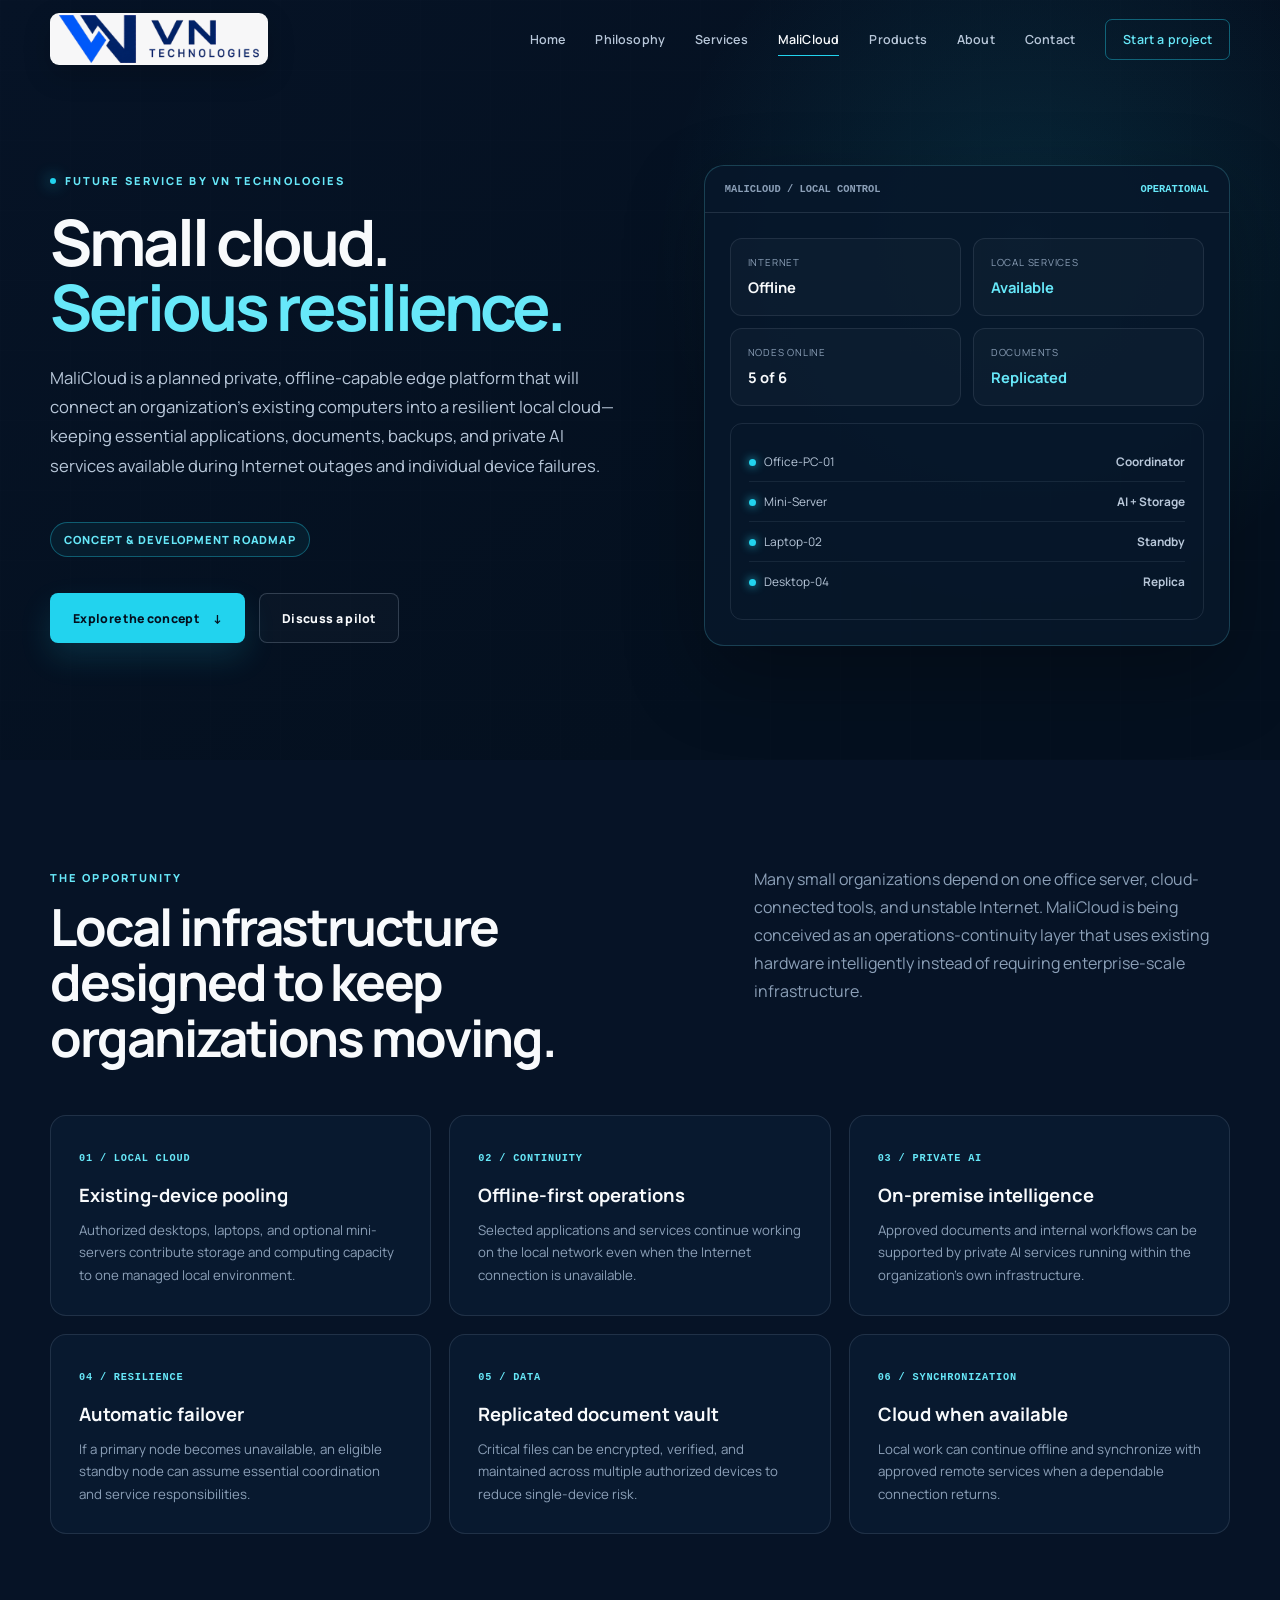
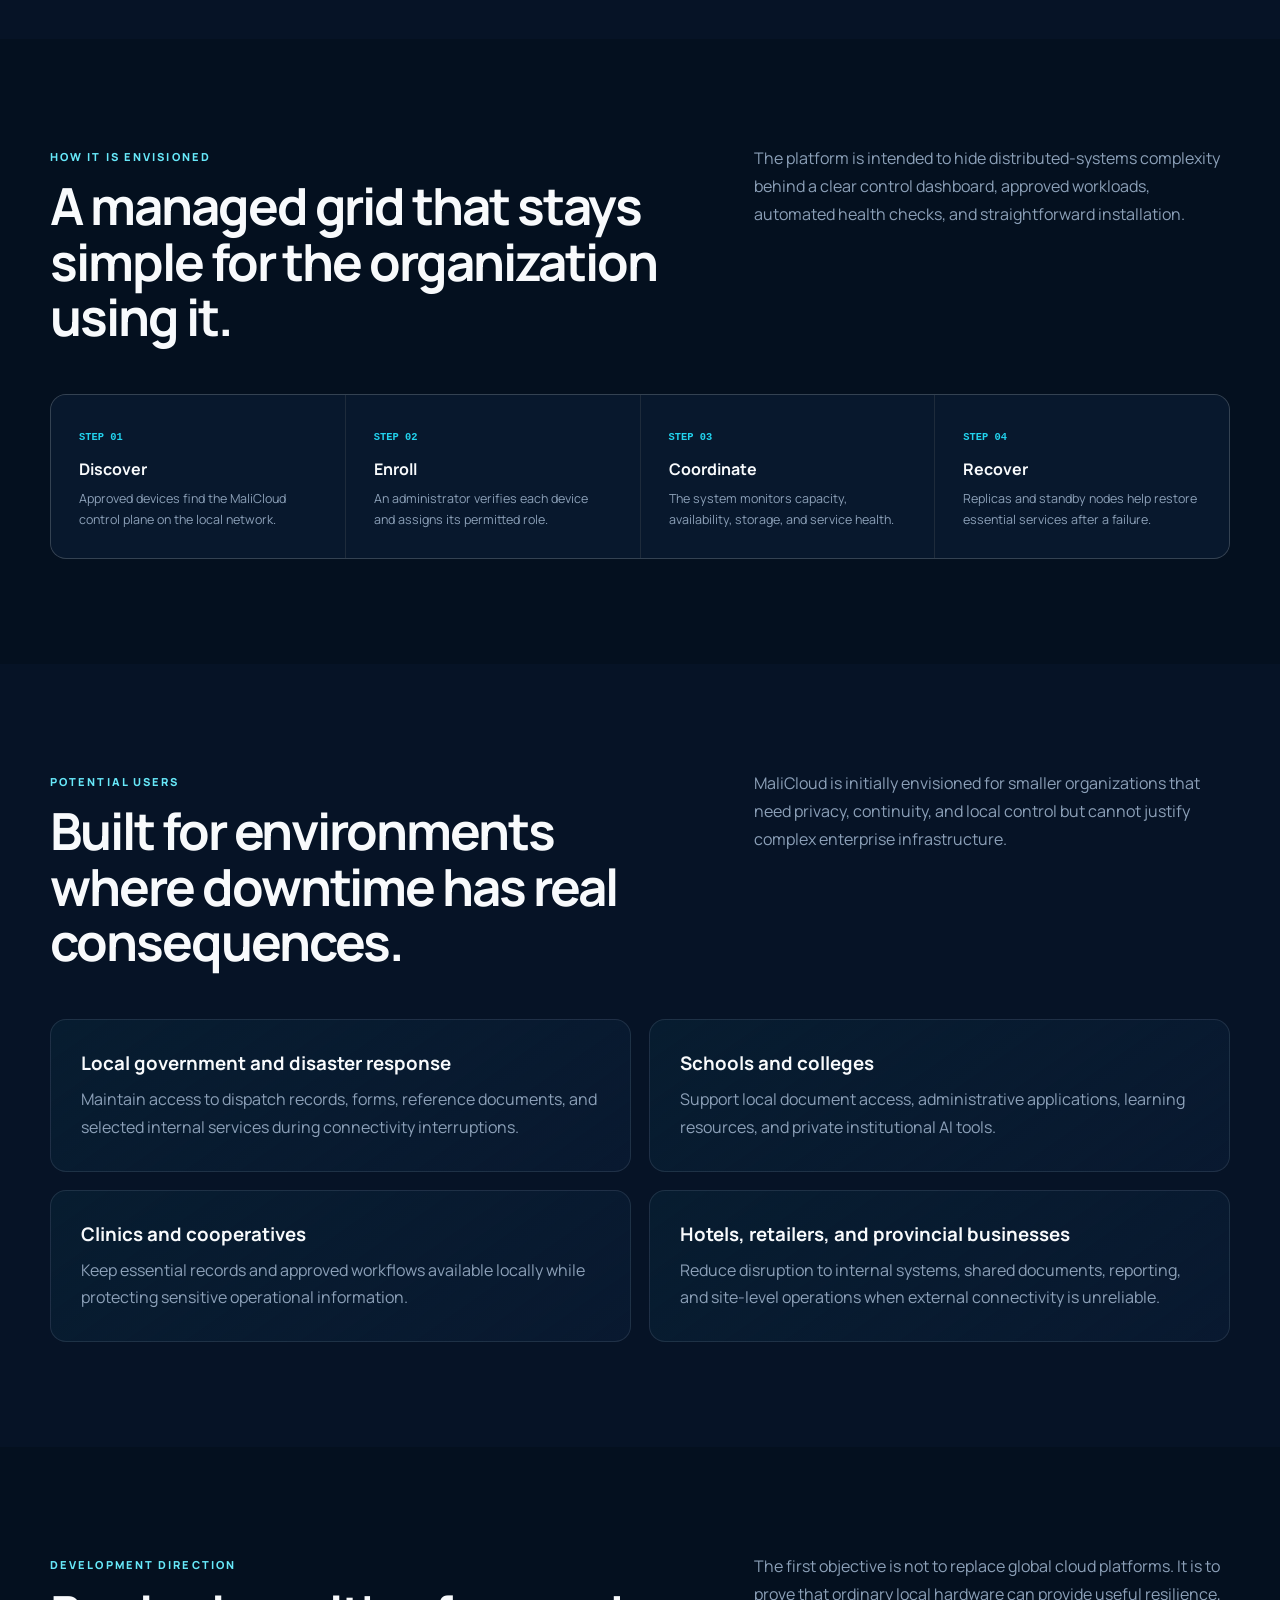
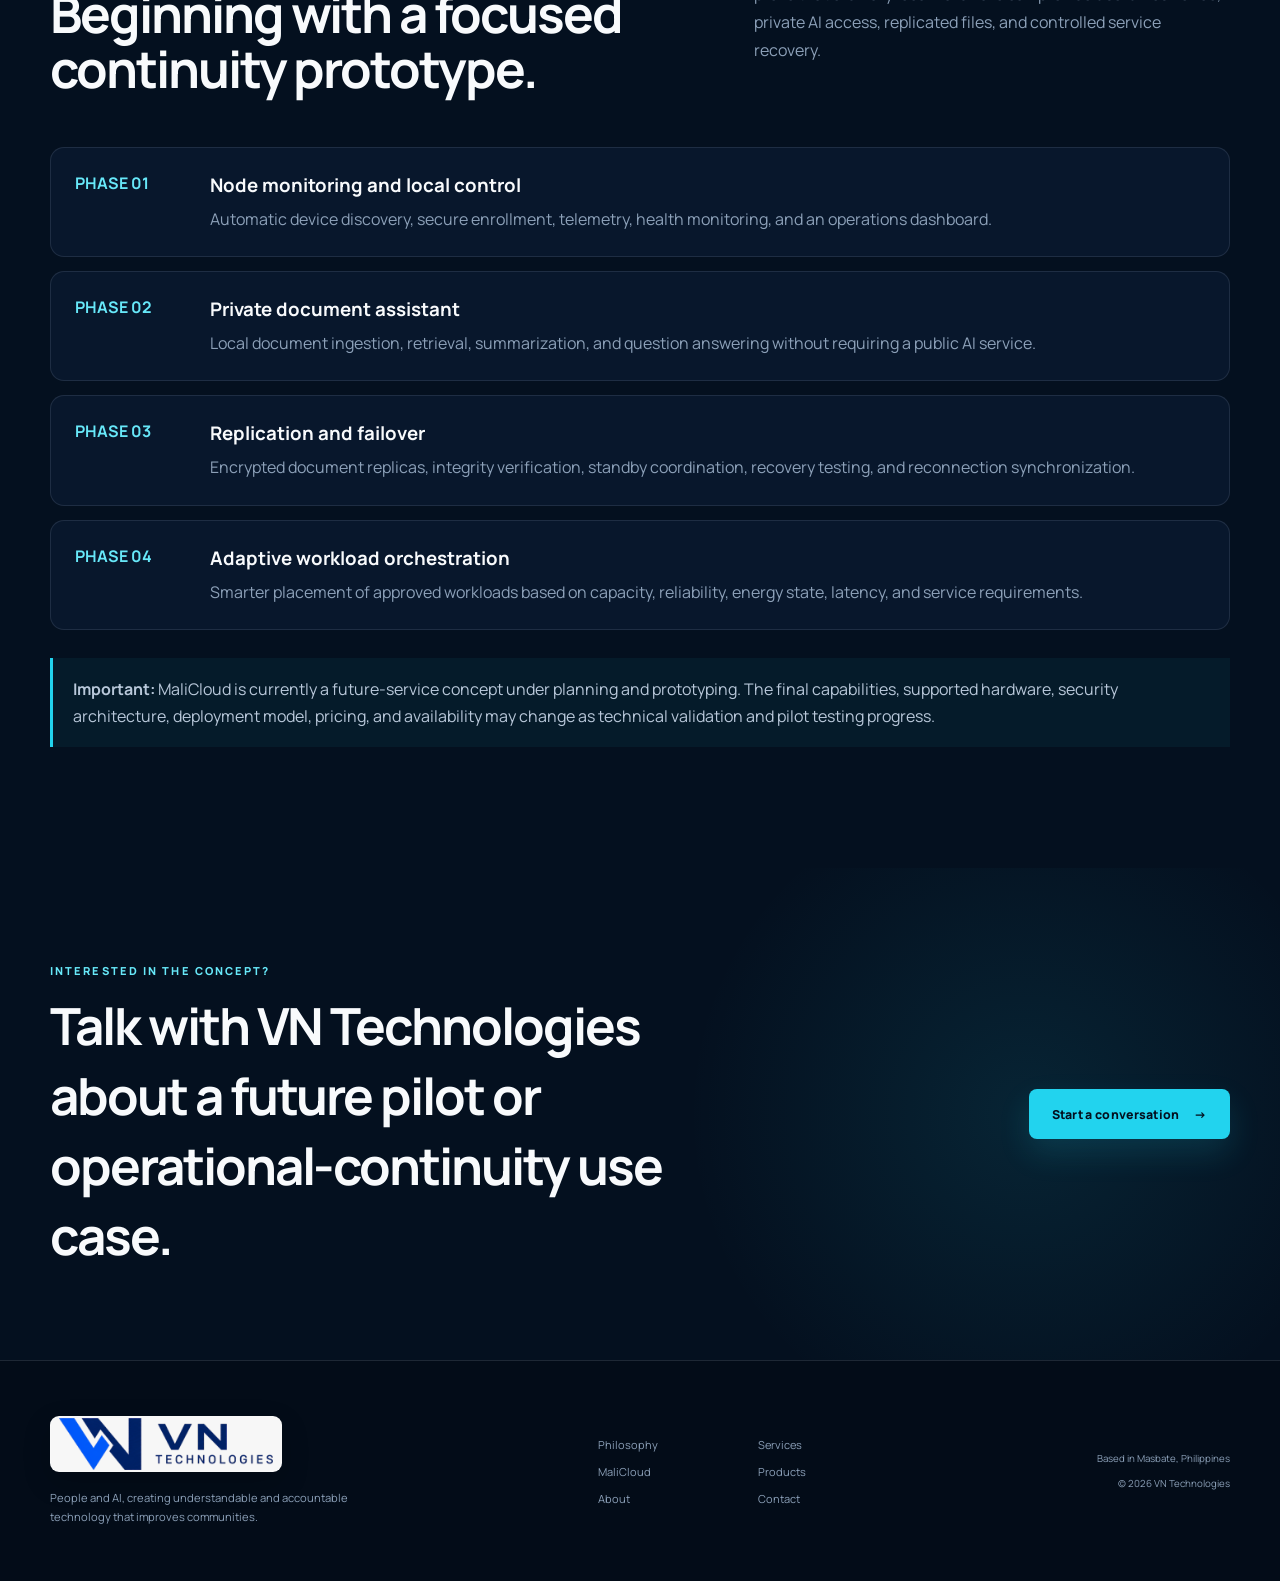
<file: malicloud.html>
<!doctype html>
<html lang="en">
  <head>
    <meta charset="UTF-8" />
    <meta name="viewport" content="width=device-width, initial-scale=1.0" />
    <meta name="description" content="MaliCloud is VN Technologies' planned private, offline-capable edge platform for resilient local applications, document storage, backups, and AI services." />
    <meta name="theme-color" content="#061326" />
    <meta property="og:title" content="MaliCloud | VN Technologies" />
    <meta property="og:description" content="Small cloud. Serious resilience. Discover VN Technologies' future private AI and local operations-continuity platform." />
    <meta property="og:type" content="website" />
    <title>MaliCloud | Private AI & Resilient Local Computing</title>
    <link rel="preconnect" href="https://fonts.googleapis.com" />
    <link rel="preconnect" href="https://fonts.gstatic.com" crossorigin />
    <link href="https://fonts.googleapis.com/css2?family=Manrope:wght@400;500;600;700;800&display=swap" rel="stylesheet" />
    <link rel="stylesheet" href="styles.css" />
    <script src="script.js" defer></script>
    <style>
      .malicloud-page main { overflow: hidden; }
      .mc-hero { position: relative; min-height: 760px; display: flex; align-items: center; padding: 150px 0 100px; background: radial-gradient(circle at 80% 32%, rgba(34,211,238,.12), transparent 32%), linear-gradient(145deg,#061326,#04101f 72%); }
      .mc-hero-grid { position:absolute; inset:0; opacity:.28; background-image:linear-gradient(rgba(169,184,204,.035) 1px,transparent 1px),linear-gradient(90deg,rgba(169,184,204,.035) 1px,transparent 1px); background-size:70px 70px; }
      .mc-hero-layout { position:relative; z-index:2; display:grid; grid-template-columns:1.05fr .95fr; gap:72px; align-items:center; }
      .mc-hero h1 { margin:20px 0 24px; font-size:clamp(3rem,5vw,4.8rem); line-height:1.02; letter-spacing:-.052em; }
      .mc-hero h1 span { display:block; color:#67e8f9; }
      .mc-lead { max-width:680px; color:#b8c7d9; font-size:1.04rem; line-height:1.75; }
      .mc-badge { display:inline-flex; margin-top:26px; padding:9px 13px; border:1px solid rgba(34,211,238,.35); border-radius:999px; color:#67e8f9; background:rgba(34,211,238,.06); font-size:.7rem; font-weight:800; letter-spacing:.08em; text-transform:uppercase; }
      .mc-console { border:1px solid rgba(103,232,249,.2); border-radius:20px; background:rgba(7,23,43,.88); box-shadow:0 30px 80px rgba(0,0,0,.28); overflow:hidden; }
      .mc-console-head { display:flex; justify-content:space-between; padding:17px 20px; border-bottom:1px solid rgba(169,184,204,.16); color:#8ca0b8; font:600 .65rem ui-monospace,monospace; }
      .mc-console-head strong { color:#67e8f9; }
      .mc-console-body { padding:25px; }
      .mc-status { display:grid; grid-template-columns:repeat(2,1fr); gap:12px; }
      .mc-status div { padding:17px; border:1px solid rgba(169,184,204,.13); border-radius:12px; background:rgba(255,255,255,.025); }
      .mc-status small { display:block; margin-bottom:7px; color:#8ca0b8; font-size:.61rem; letter-spacing:.08em; }
      .mc-status strong { font-size:.92rem; }
      .mc-status .ok { color:#67e8f9; }
      .mc-nodes { margin-top:17px; padding:18px; border:1px solid rgba(169,184,204,.13); border-radius:12px; }
      .mc-node { display:flex; align-items:center; justify-content:space-between; padding:11px 0; border-bottom:1px solid rgba(169,184,204,.1); color:#b8c7d9; font-size:.74rem; }
      .mc-node:last-child { border-bottom:0; }
      .mc-dot { width:7px; height:7px; display:inline-block; margin-right:8px; border-radius:50%; background:#22d3ee; box-shadow:0 0 10px #22d3ee; }
      .mc-section { padding:105px 0; }
      .mc-section.alt { background:#04101f; }
      .mc-heading { display:grid; grid-template-columns:1.15fr .85fr; gap:60px; margin-bottom:50px; }
      .mc-heading h2 { margin:12px 0 0; font-size:clamp(2.2rem,4vw,3.5rem); line-height:1.08; letter-spacing:-.04em; }
      .mc-heading p { margin:0; color:#8ca0b8; line-height:1.75; }
      .mc-grid { display:grid; grid-template-columns:repeat(3,1fr); gap:18px; }
      .mc-card { padding:28px; border:1px solid rgba(169,184,204,.15); border-radius:16px; background:rgba(10,27,51,.78); }
      .mc-card span { color:#67e8f9; font:700 .64rem ui-monospace,monospace; letter-spacing:.08em; }
      .mc-card h3 { margin:16px 0 11px; font-size:1.15rem; }
      .mc-card p { margin:0; color:#8ca0b8; font-size:.83rem; line-height:1.7; }
      .mc-flow { display:grid; grid-template-columns:repeat(4,1fr); gap:1px; overflow:hidden; border:1px solid rgba(169,184,204,.16); border-radius:16px; background:rgba(169,184,204,.16); }
      .mc-flow div { padding:28px; background:#08182d; }
      .mc-flow span { color:#22d3ee; font:700 .65rem ui-monospace,monospace; }
      .mc-flow h3 { margin:13px 0 9px; font-size:1rem; }
      .mc-flow p { margin:0; color:#8ca0b8; font-size:.78rem; line-height:1.65; }
      .mc-use-grid { display:grid; grid-template-columns:repeat(2,1fr); gap:18px; }
      .mc-use { padding:30px; border:1px solid rgba(169,184,204,.14); border-radius:16px; background:linear-gradient(145deg,rgba(34,211,238,.05),rgba(10,27,51,.78)); }
      .mc-use h3 { margin:0 0 10px; }
      .mc-use p { margin:0; color:#8ca0b8; line-height:1.7; }
      .mc-roadmap { display:grid; gap:14px; }
      .mc-phase { display:grid; grid-template-columns:110px 1fr; gap:25px; padding:24px; border:1px solid rgba(169,184,204,.14); border-radius:14px; background:rgba(10,27,51,.72); }
      .mc-phase strong { color:#67e8f9; }
      .mc-phase h3 { margin:0 0 8px; }
      .mc-phase p { margin:0; color:#8ca0b8; line-height:1.65; }
      .mc-note { margin-top:28px; padding:18px 20px; border-left:3px solid #22d3ee; background:rgba(34,211,238,.055); color:#b8c7d9; line-height:1.65; }
      .mc-cta { padding:90px 0; background:radial-gradient(circle at 80% 50%,rgba(34,211,238,.1),transparent 32%),#04101f; }
      .mc-cta-inner { display:flex; justify-content:space-between; align-items:center; gap:40px; }
      .mc-cta h2 { max-width:720px; margin:10px 0 0; font-size:clamp(2rem,4vw,3.2rem); letter-spacing:-.04em; }
      @media (max-width:900px){.mc-hero-layout,.mc-heading{grid-template-columns:1fr}.mc-grid{grid-template-columns:1fr 1fr}.mc-flow{grid-template-columns:1fr 1fr}.mc-hero{padding-top:125px}.mc-cta-inner{align-items:flex-start;flex-direction:column}}
      @media (max-width:620px){.mc-grid,.mc-use-grid,.mc-flow{grid-template-columns:1fr}.mc-status{grid-template-columns:1fr}.mc-phase{grid-template-columns:1fr}.mc-hero h1{font-size:2.75rem}}
    </style>
  </head>
  <body class="malicloud-page">
    <a class="skip-link" href="#main-content">Skip to content</a>
    <header class="site-header scrolled" data-header>
      <div class="container header-inner">
        <a class="brand" href="index.html#home" aria-label="VN Technologies home"><span class="brand-logo" aria-hidden="true"></span></a>
        <button class="menu-toggle" type="button" aria-expanded="false" aria-controls="site-navigation" aria-label="Open navigation" data-menu-toggle><span></span><span></span><span></span></button>
        <nav id="site-navigation" class="site-nav" aria-label="Main navigation" data-nav>
          <a href="index.html#home">Home</a><a href="accountable-vibe-coding.html">Philosophy</a><a href="index.html#services">Services</a><a class="active" href="malicloud.html" aria-current="page">MaliCloud</a><a href="products.html">Products</a><a href="index.html#about">About</a><a href="index.html#contact">Contact</a><a class="nav-cta" href="index.html#contact">Start a project</a>
        </nav>
      </div>
    </header>
    <main id="main-content">
      <section class="mc-hero">
        <div class="mc-hero-grid" aria-hidden="true"></div>
        <div class="container mc-hero-layout">
          <div class="reveal">
            <div class="eyebrow"><span class="eyebrow-dot"></span>Future service by VN Technologies</div>
            <h1>Small cloud. <span>Serious resilience.</span></h1>
            <p class="mc-lead">MaliCloud is a planned private, offline-capable edge platform that will connect an organization’s existing computers into a resilient local cloud—keeping essential applications, documents, backups, and private AI services available during Internet outages and individual device failures.</p>
            <span class="mc-badge">Concept &amp; development roadmap</span>
            <div class="hero-actions"><a class="button button-primary" href="#capabilities">Explore the concept <span aria-hidden="true">↓</span></a><a class="button button-secondary" href="index.html#contact">Discuss a pilot</a></div>
          </div>
          <div class="mc-console reveal" aria-label="Conceptual MaliCloud system dashboard">
            <div class="mc-console-head"><span>MALICLOUD / LOCAL CONTROL</span><strong>OPERATIONAL</strong></div>
            <div class="mc-console-body">
              <div class="mc-status"><div><small>INTERNET</small><strong>Offline</strong></div><div><small>LOCAL SERVICES</small><strong class="ok">Available</strong></div><div><small>NODES ONLINE</small><strong>5 of 6</strong></div><div><small>DOCUMENTS</small><strong class="ok">Replicated</strong></div></div>
              <div class="mc-nodes"><div class="mc-node"><span><i class="mc-dot"></i>Office-PC-01</span><strong>Coordinator</strong></div><div class="mc-node"><span><i class="mc-dot"></i>Mini-Server</span><strong>AI + Storage</strong></div><div class="mc-node"><span><i class="mc-dot"></i>Laptop-02</span><strong>Standby</strong></div><div class="mc-node"><span><i class="mc-dot"></i>Desktop-04</span><strong>Replica</strong></div></div>
            </div>
          </div>
        </div>
      </section>
      <section id="capabilities" class="mc-section">
        <div class="container"><div class="mc-heading reveal"><div><span class="section-kicker">The opportunity</span><h2>Local infrastructure designed to keep organizations moving.</h2></div><p>Many small organizations depend on one office server, cloud-connected tools, and unstable Internet. MaliCloud is being conceived as an operations-continuity layer that uses existing hardware intelligently instead of requiring enterprise-scale infrastructure.</p></div>
          <div class="mc-grid">
            <article class="mc-card reveal"><span>01 / LOCAL CLOUD</span><h3>Existing-device pooling</h3><p>Authorized desktops, laptops, and optional mini-servers contribute storage and computing capacity to one managed local environment.</p></article>
            <article class="mc-card reveal"><span>02 / CONTINUITY</span><h3>Offline-first operations</h3><p>Selected applications and services continue working on the local network even when the Internet connection is unavailable.</p></article>
            <article class="mc-card reveal"><span>03 / PRIVATE AI</span><h3>On-premise intelligence</h3><p>Approved documents and internal workflows can be supported by private AI services running within the organization’s own infrastructure.</p></article>
            <article class="mc-card reveal"><span>04 / RESILIENCE</span><h3>Automatic failover</h3><p>If a primary node becomes unavailable, an eligible standby node can assume essential coordination and service responsibilities.</p></article>
            <article class="mc-card reveal"><span>05 / DATA</span><h3>Replicated document vault</h3><p>Critical files can be encrypted, verified, and maintained across multiple authorized devices to reduce single-device risk.</p></article>
            <article class="mc-card reveal"><span>06 / SYNCHRONIZATION</span><h3>Cloud when available</h3><p>Local work can continue offline and synchronize with approved remote services when a dependable connection returns.</p></article>
          </div>
        </div>
      </section>
      <section class="mc-section alt">
        <div class="container"><div class="mc-heading reveal"><div><span class="section-kicker">How it is envisioned</span><h2>A managed grid that stays simple for the organization using it.</h2></div><p>The platform is intended to hide distributed-systems complexity behind a clear control dashboard, approved workloads, automated health checks, and straightforward installation.</p></div>
          <div class="mc-flow reveal"><div><span>STEP 01</span><h3>Discover</h3><p>Approved devices find the MaliCloud control plane on the local network.</p></div><div><span>STEP 02</span><h3>Enroll</h3><p>An administrator verifies each device and assigns its permitted role.</p></div><div><span>STEP 03</span><h3>Coordinate</h3><p>The system monitors capacity, availability, storage, and service health.</p></div><div><span>STEP 04</span><h3>Recover</h3><p>Replicas and standby nodes help restore essential services after a failure.</p></div></div>
        </div>
      </section>
      <section class="mc-section">
        <div class="container"><div class="mc-heading reveal"><div><span class="section-kicker">Potential users</span><h2>Built for environments where downtime has real consequences.</h2></div><p>MaliCloud is initially envisioned for smaller organizations that need privacy, continuity, and local control but cannot justify complex enterprise infrastructure.</p></div>
          <div class="mc-use-grid"><article class="mc-use reveal"><h3>Local government and disaster response</h3><p>Maintain access to dispatch records, forms, reference documents, and selected internal services during connectivity interruptions.</p></article><article class="mc-use reveal"><h3>Schools and colleges</h3><p>Support local document access, administrative applications, learning resources, and private institutional AI tools.</p></article><article class="mc-use reveal"><h3>Clinics and cooperatives</h3><p>Keep essential records and approved workflows available locally while protecting sensitive operational information.</p></article><article class="mc-use reveal"><h3>Hotels, retailers, and provincial businesses</h3><p>Reduce disruption to internal systems, shared documents, reporting, and site-level operations when external connectivity is unreliable.</p></article></div>
        </div>
      </section>
      <section class="mc-section alt">
        <div class="container"><div class="mc-heading reveal"><div><span class="section-kicker">Development direction</span><h2>Beginning with a focused continuity prototype.</h2></div><p>The first objective is not to replace global cloud platforms. It is to prove that ordinary local hardware can provide useful resilience, private AI access, replicated files, and controlled service recovery.</p></div>
          <div class="mc-roadmap"><div class="mc-phase reveal"><strong>PHASE 01</strong><div><h3>Node monitoring and local control</h3><p>Automatic device discovery, secure enrollment, telemetry, health monitoring, and an operations dashboard.</p></div></div><div class="mc-phase reveal"><strong>PHASE 02</strong><div><h3>Private document assistant</h3><p>Local document ingestion, retrieval, summarization, and question answering without requiring a public AI service.</p></div></div><div class="mc-phase reveal"><strong>PHASE 03</strong><div><h3>Replication and failover</h3><p>Encrypted document replicas, integrity verification, standby coordination, recovery testing, and reconnection synchronization.</p></div></div><div class="mc-phase reveal"><strong>PHASE 04</strong><div><h3>Adaptive workload orchestration</h3><p>Smarter placement of approved workloads based on capacity, reliability, energy state, latency, and service requirements.</p></div></div></div>
          <p class="mc-note reveal"><strong>Important:</strong> MaliCloud is currently a future-service concept under planning and prototyping. The final capabilities, supported hardware, security architecture, deployment model, pricing, and availability may change as technical validation and pilot testing progress.</p>
        </div>
      </section>
      <section class="mc-cta"><div class="container mc-cta-inner reveal"><div><span class="section-kicker">Interested in the concept?</span><h2>Talk with VN Technologies about a future pilot or operational-continuity use case.</h2></div><a class="button button-primary" href="index.html#contact">Start a conversation <span aria-hidden="true">→</span></a></div></section>
    </main>
    <footer><div class="container footer-grid"><div><a class="brand footer-brand" href="index.html#home" aria-label="VN Technologies home"><span class="brand-logo" aria-hidden="true"></span></a><p>People and AI, creating understandable and accountable technology that improves communities.</p></div><div class="footer-links"><a href="accountable-vibe-coding.html">Philosophy</a><a href="index.html#services">Services</a><a href="malicloud.html">MaliCloud</a><a href="products.html">Products</a><a href="index.html#about">About</a><a href="index.html#contact">Contact</a></div><div class="footer-meta"><span>Based in Masbate, Philippines</span><span>© <span data-year></span> VN Technologies</span></div></div></footer>
  </body>
</html>
</file>
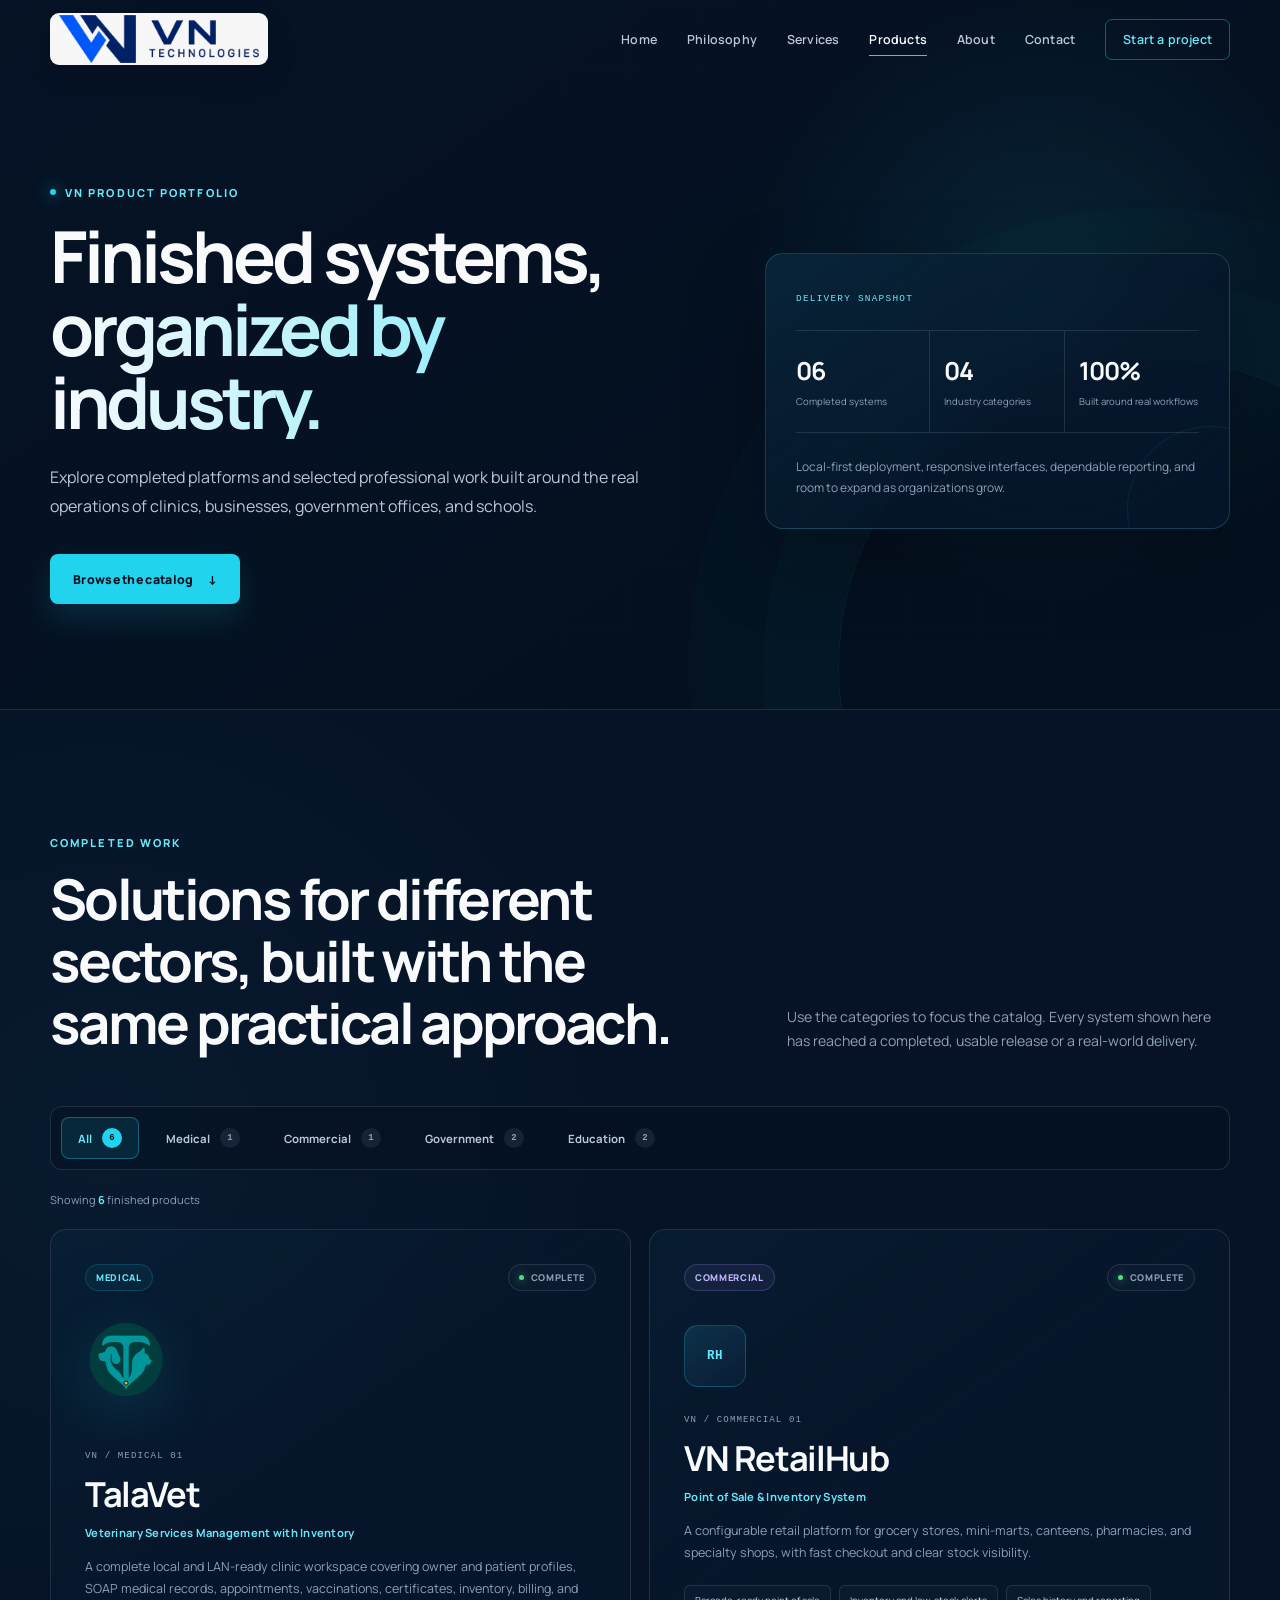
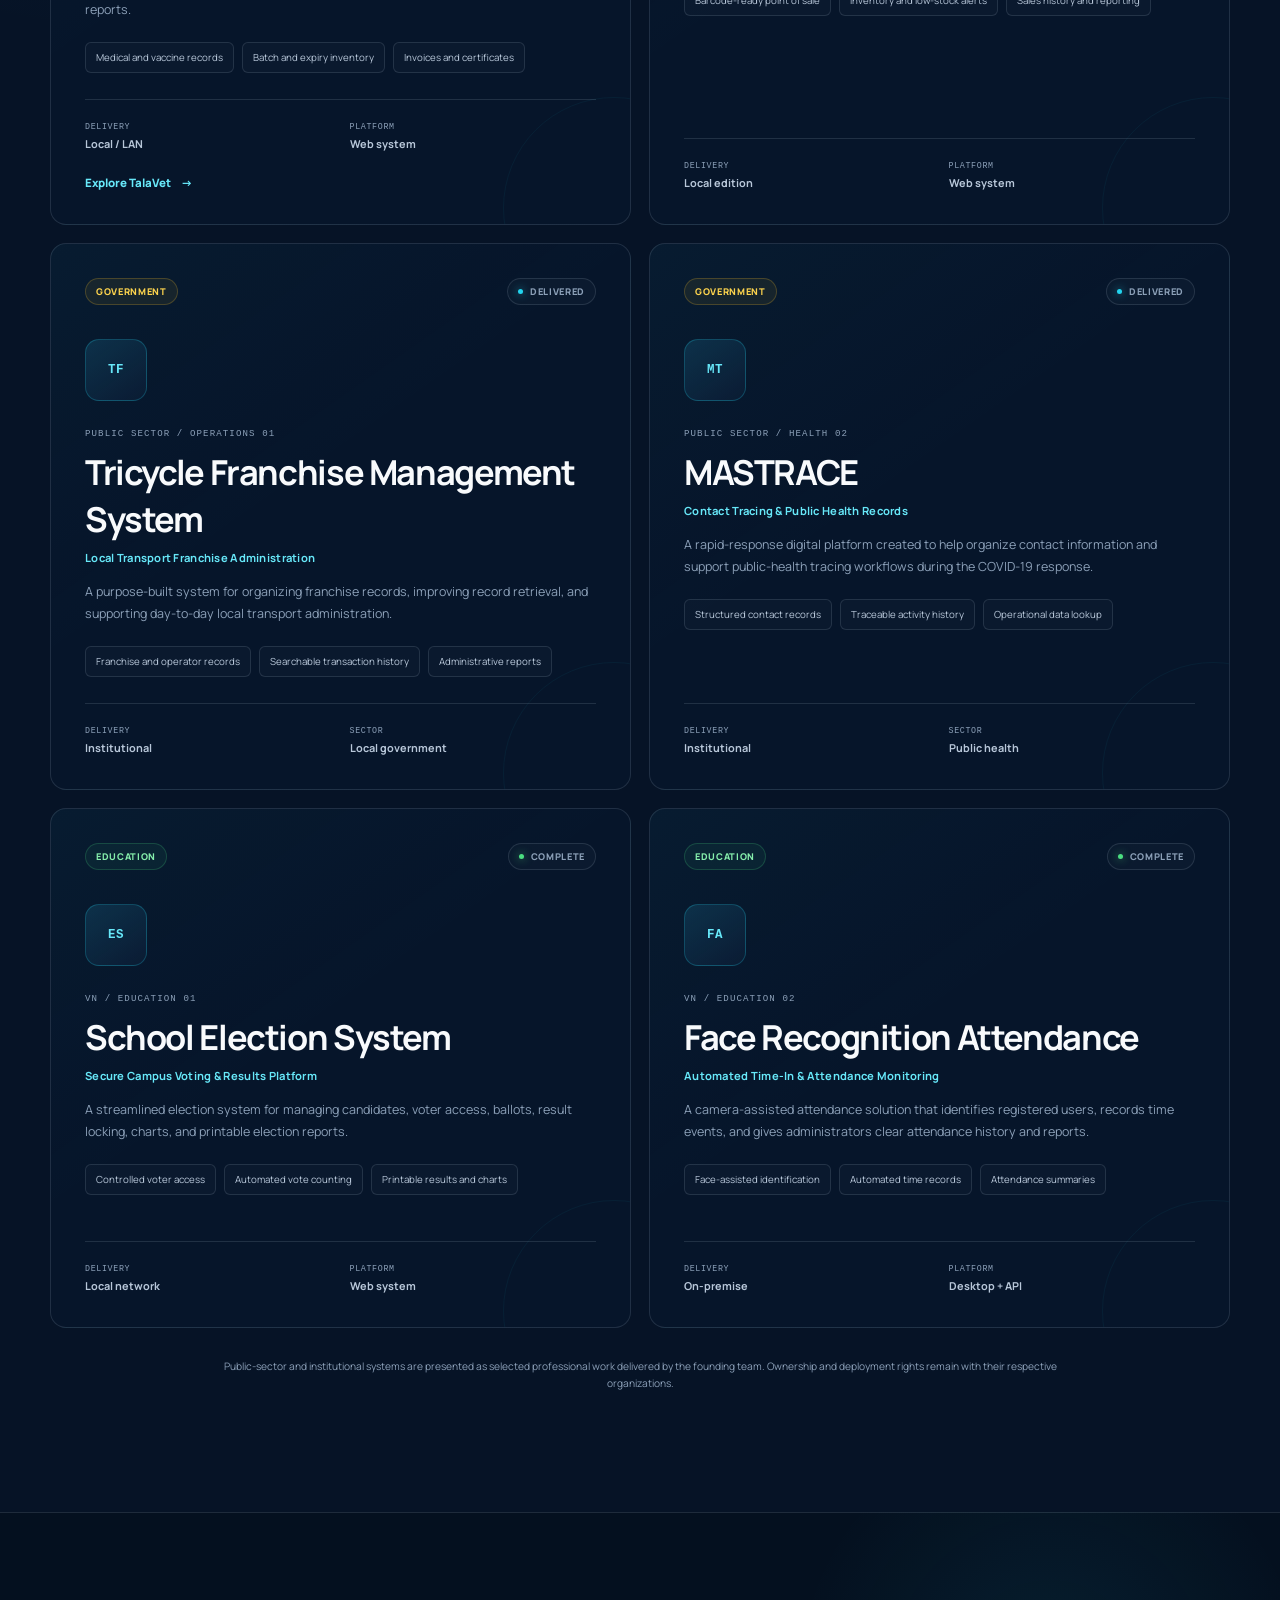
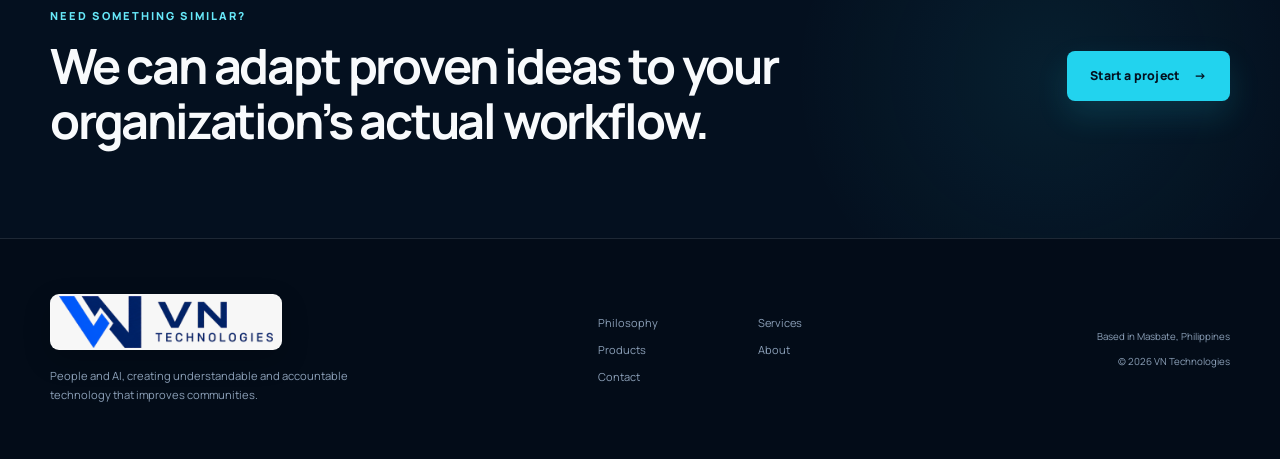
<file: products.html>
<!doctype html>
<html lang="en">
  <head>
    <meta charset="UTF-8" />
    <meta name="viewport" content="width=device-width, initial-scale=1.0" />
    <meta
      name="description"
      content="Explore finished VN Technologies software products for medical, commercial, government, and education organizations."
    />
    <meta name="theme-color" content="#061326" />
    <meta property="og:title" content="Finished Products | VN Technologies" />
    <meta
      property="og:description"
      content="Completed software systems built for healthcare, commerce, government, and education."
    />
    <meta property="og:type" content="website" />
    <title>Finished Products | VN Technologies</title>
    <link rel="preconnect" href="https://fonts.googleapis.com" />
    <link rel="preconnect" href="https://fonts.gstatic.com" crossorigin />
    <link
      href="https://fonts.googleapis.com/css2?family=Manrope:wght@400;500;600;700;800&display=swap"
      rel="stylesheet"
    />
    <link rel="stylesheet" href="styles.css" />
    <script src="script.js" defer></script>
  </head>
  <body class="products-page">
    <a class="skip-link" href="#main-content">Skip to content</a>

    <header class="site-header scrolled" data-header>
      <div class="container header-inner">
        <a class="brand" href="index.html#home" aria-label="VN Technologies home">
          <span class="brand-logo" aria-hidden="true"></span>
        </a>

        <button
          class="menu-toggle"
          type="button"
          aria-expanded="false"
          aria-controls="site-navigation"
          aria-label="Open navigation"
          data-menu-toggle
        >
          <span></span>
          <span></span>
          <span></span>
        </button>

        <nav id="site-navigation" class="site-nav" aria-label="Main navigation" data-nav>
          <a href="index.html#home">Home</a>
          <a href="accountable-vibe-coding.html">Philosophy</a>
          <a href="index.html#services">Services</a>
          <a class="active" href="products.html" aria-current="page">Products</a>
          <a href="index.html#about">About</a>
          <a href="index.html#contact">Contact</a>
          <a class="nav-cta" href="index.html#contact">Start a project</a>
        </nav>
      </div>
    </header>

    <main id="main-content">
      <section class="portfolio-hero">
        <div class="hero-grid" aria-hidden="true"></div>
        <div class="container portfolio-hero-grid">
          <div class="portfolio-hero-copy reveal">
            <div class="eyebrow">
              <span class="eyebrow-dot"></span>
              VN product portfolio
            </div>
            <h1>Finished systems, <span>organized by industry.</span></h1>
            <p>
              Explore completed platforms and selected professional work built
              around the real operations of clinics, businesses, government
              offices, and schools.
            </p>
            <a class="button button-primary" href="#product-catalog">
              Browse the catalog
              <span aria-hidden="true">↓</span>
            </a>
          </div>

          <aside class="portfolio-summary reveal" aria-label="Portfolio summary">
            <span class="summary-label">DELIVERY SNAPSHOT</span>
            <div class="summary-metrics">
              <div>
                <strong>06</strong>
                <span>Completed systems</span>
              </div>
              <div>
                <strong>04</strong>
                <span>Industry categories</span>
              </div>
              <div>
                <strong>100%</strong>
                <span>Built around real workflows</span>
              </div>
            </div>
            <p>
              Local-first deployment, responsive interfaces, dependable
              reporting, and room to expand as organizations grow.
            </p>
          </aside>
        </div>
      </section>

      <section id="product-catalog" class="section portfolio-catalog">
        <div class="container">
          <div class="catalog-heading reveal">
            <div>
              <span class="section-kicker">Completed work</span>
              <h2>Solutions for different sectors, built with the same practical approach.</h2>
            </div>
            <p>
              Use the categories to focus the catalog. Every system shown here
              has reached a completed, usable release or a real-world delivery.
            </p>
          </div>

          <div class="product-filters reveal" role="group" aria-label="Filter finished products">
            <button class="active" type="button" data-product-filter="all" aria-pressed="true">
              All <span>6</span>
            </button>
            <button type="button" data-product-filter="medical" aria-pressed="false">
              Medical <span>1</span>
            </button>
            <button type="button" data-product-filter="commercial" aria-pressed="false">
              Commercial <span>1</span>
            </button>
            <button type="button" data-product-filter="government" aria-pressed="false">
              Government <span>2</span>
            </button>
            <button type="button" data-product-filter="education" aria-pressed="false">
              Education <span>2</span>
            </button>
          </div>

          <p class="filter-result" aria-live="polite">
            Showing <strong data-product-count>6</strong> finished products
          </p>

          <div class="finished-product-grid" data-product-grid>
            <article class="finished-product-card reveal" data-product-card data-category="medical">
              <div class="product-card-topline">
                <span class="product-sector medical">Medical</span>
                <span class="completion-badge"><i></i> Complete</span>
              </div>
              <img class="product-logo" src="assets/talavet-logo.png" alt="TalaVet circular logo" />
              <p class="product-code">VN / MEDICAL 01</p>
              <h3>TalaVet</h3>
              <p class="product-subtitle">Veterinary Services Management with Inventory</p>
              <p>
                A complete local and LAN-ready clinic workspace covering owner
                and patient profiles, SOAP medical records, appointments,
                vaccinations, certificates, inventory, billing, and reports.
              </p>
              <ul class="product-capabilities">
                <li>Medical and vaccine records</li>
                <li>Batch and expiry inventory</li>
                <li>Invoices and certificates</li>
              </ul>
              <div class="product-card-meta">
                <span><small>DELIVERY</small> Local / LAN</span>
                <span><small>PLATFORM</small> Web system</span>
              </div>
              <a class="product-detail-link" href="talavet.html">Explore TalaVet <span aria-hidden="true">→</span></a>
            </article>

            <article class="finished-product-card reveal" data-product-card data-category="commercial">
              <div class="product-card-topline">
                <span class="product-sector commercial">Commercial</span>
                <span class="completion-badge"><i></i> Complete</span>
              </div>
              <div class="product-monogram" aria-hidden="true">RH</div>
              <p class="product-code">VN / COMMERCIAL 01</p>
              <h3>VN RetailHub</h3>
              <p class="product-subtitle">Point of Sale &amp; Inventory System</p>
              <p>
                A configurable retail platform for grocery stores, mini-marts,
                canteens, pharmacies, and specialty shops, with fast checkout
                and clear stock visibility.
              </p>
              <ul class="product-capabilities">
                <li>Barcode-ready point of sale</li>
                <li>Inventory and low-stock alerts</li>
                <li>Sales history and reporting</li>
              </ul>
              <div class="product-card-meta">
                <span><small>DELIVERY</small> Local edition</span>
                <span><small>PLATFORM</small> Web system</span>
              </div>
            </article>

            <article class="finished-product-card reveal" data-product-card data-category="government">
              <div class="product-card-topline">
                <span class="product-sector government">Government</span>
                <span class="completion-badge delivered"><i></i> Delivered</span>
              </div>
              <div class="product-monogram" aria-hidden="true">TF</div>
              <p class="product-code">PUBLIC SECTOR / OPERATIONS 01</p>
              <h3>Tricycle Franchise Management System</h3>
              <p class="product-subtitle">Local Transport Franchise Administration</p>
              <p>
                A purpose-built system for organizing franchise records,
                improving record retrieval, and supporting day-to-day local
                transport administration.
              </p>
              <ul class="product-capabilities">
                <li>Franchise and operator records</li>
                <li>Searchable transaction history</li>
                <li>Administrative reports</li>
              </ul>
              <div class="product-card-meta">
                <span><small>DELIVERY</small> Institutional</span>
                <span><small>SECTOR</small> Local government</span>
              </div>
            </article>

            <article class="finished-product-card reveal" data-product-card data-category="government">
              <div class="product-card-topline">
                <span class="product-sector government">Government</span>
                <span class="completion-badge delivered"><i></i> Delivered</span>
              </div>
              <div class="product-monogram" aria-hidden="true">MT</div>
              <p class="product-code">PUBLIC SECTOR / HEALTH 02</p>
              <h3>MASTRACE</h3>
              <p class="product-subtitle">Contact Tracing &amp; Public Health Records</p>
              <p>
                A rapid-response digital platform created to help organize
                contact information and support public-health tracing workflows
                during the COVID-19 response.
              </p>
              <ul class="product-capabilities">
                <li>Structured contact records</li>
                <li>Traceable activity history</li>
                <li>Operational data lookup</li>
              </ul>
              <div class="product-card-meta">
                <span><small>DELIVERY</small> Institutional</span>
                <span><small>SECTOR</small> Public health</span>
              </div>
            </article>

            <article class="finished-product-card reveal" data-product-card data-category="education">
              <div class="product-card-topline">
                <span class="product-sector education">Education</span>
                <span class="completion-badge"><i></i> Complete</span>
              </div>
              <div class="product-monogram" aria-hidden="true">ES</div>
              <p class="product-code">VN / EDUCATION 01</p>
              <h3>School Election System</h3>
              <p class="product-subtitle">Secure Campus Voting &amp; Results Platform</p>
              <p>
                A streamlined election system for managing candidates, voter
                access, ballots, result locking, charts, and printable election
                reports.
              </p>
              <ul class="product-capabilities">
                <li>Controlled voter access</li>
                <li>Automated vote counting</li>
                <li>Printable results and charts</li>
              </ul>
              <div class="product-card-meta">
                <span><small>DELIVERY</small> Local network</span>
                <span><small>PLATFORM</small> Web system</span>
              </div>
            </article>

            <article class="finished-product-card reveal" data-product-card data-category="education">
              <div class="product-card-topline">
                <span class="product-sector education">Education</span>
                <span class="completion-badge"><i></i> Complete</span>
              </div>
              <div class="product-monogram" aria-hidden="true">FA</div>
              <p class="product-code">VN / EDUCATION 02</p>
              <h3>Face Recognition Attendance</h3>
              <p class="product-subtitle">Automated Time-In &amp; Attendance Monitoring</p>
              <p>
                A camera-assisted attendance solution that identifies
                registered users, records time events, and gives administrators
                clear attendance history and reports.
              </p>
              <ul class="product-capabilities">
                <li>Face-assisted identification</li>
                <li>Automated time records</li>
                <li>Attendance summaries</li>
              </ul>
              <div class="product-card-meta">
                <span><small>DELIVERY</small> On-premise</span>
                <span><small>PLATFORM</small> Desktop + API</span>
              </div>
            </article>
          </div>

          <p class="portfolio-disclaimer">
            Public-sector and institutional systems are presented as selected
            professional work delivered by the founding team. Ownership and
            deployment rights remain with their respective organizations.
          </p>
        </div>
      </section>

      <section class="portfolio-cta">
        <div class="container portfolio-cta-inner reveal">
          <div>
            <span class="section-kicker">Need something similar?</span>
            <h2>We can adapt proven ideas to your organization’s actual workflow.</h2>
          </div>
          <a class="button button-primary" href="index.html#contact">
            Start a project
            <span aria-hidden="true">→</span>
          </a>
        </div>
      </section>
    </main>

    <footer>
      <div class="container footer-grid">
        <div>
          <a class="brand footer-brand" href="index.html#home" aria-label="VN Technologies home">
            <span class="brand-logo" aria-hidden="true"></span>
          </a>
          <p>People and AI, creating understandable and accountable technology that improves communities.</p>
        </div>
        <div class="footer-links">
          <a href="accountable-vibe-coding.html">Philosophy</a>
          <a href="index.html#services">Services</a>
          <a href="products.html">Products</a>
          <a href="index.html#about">About</a>
          <a href="index.html#contact">Contact</a>
        </div>
        <div class="footer-meta">
          <span>Based in Masbate, Philippines</span>
          <span>© <span data-year></span> VN Technologies</span>
        </div>
      </div>
    </footer>
  </body>
</html>
</file>
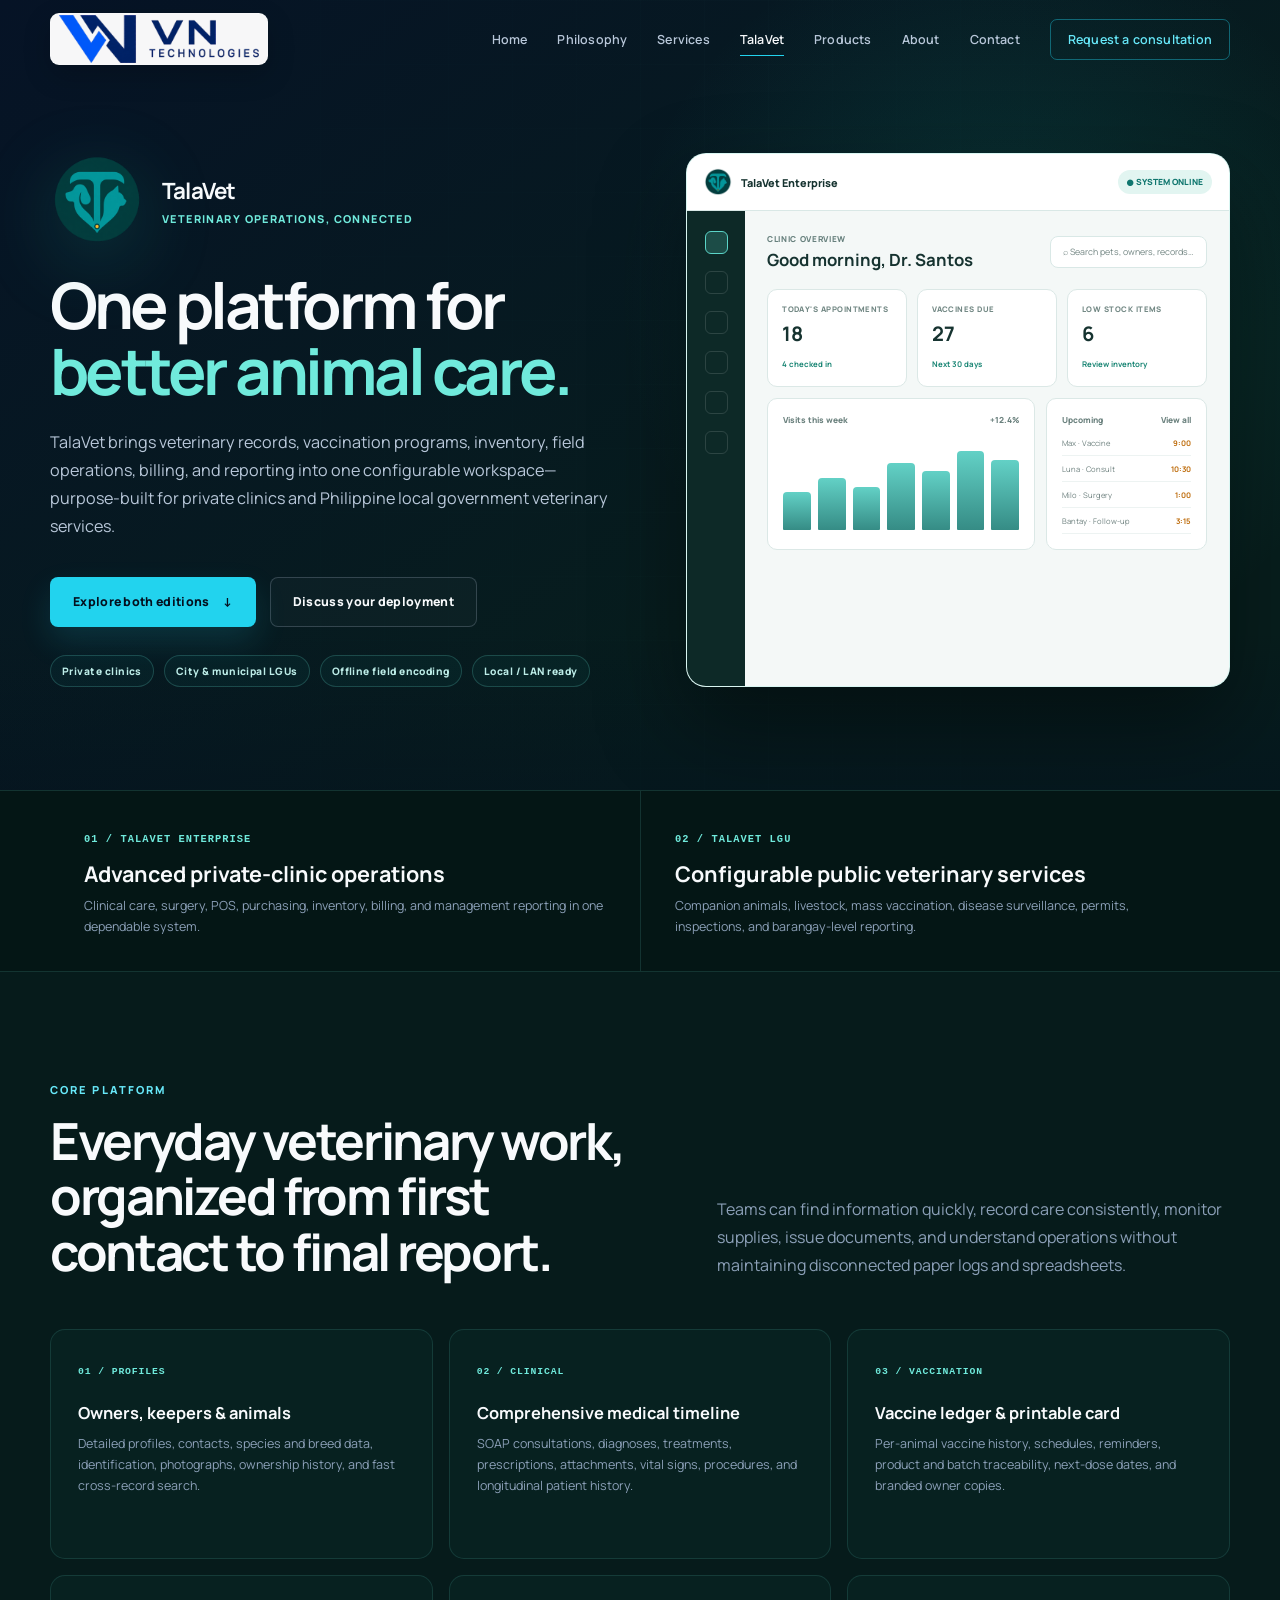
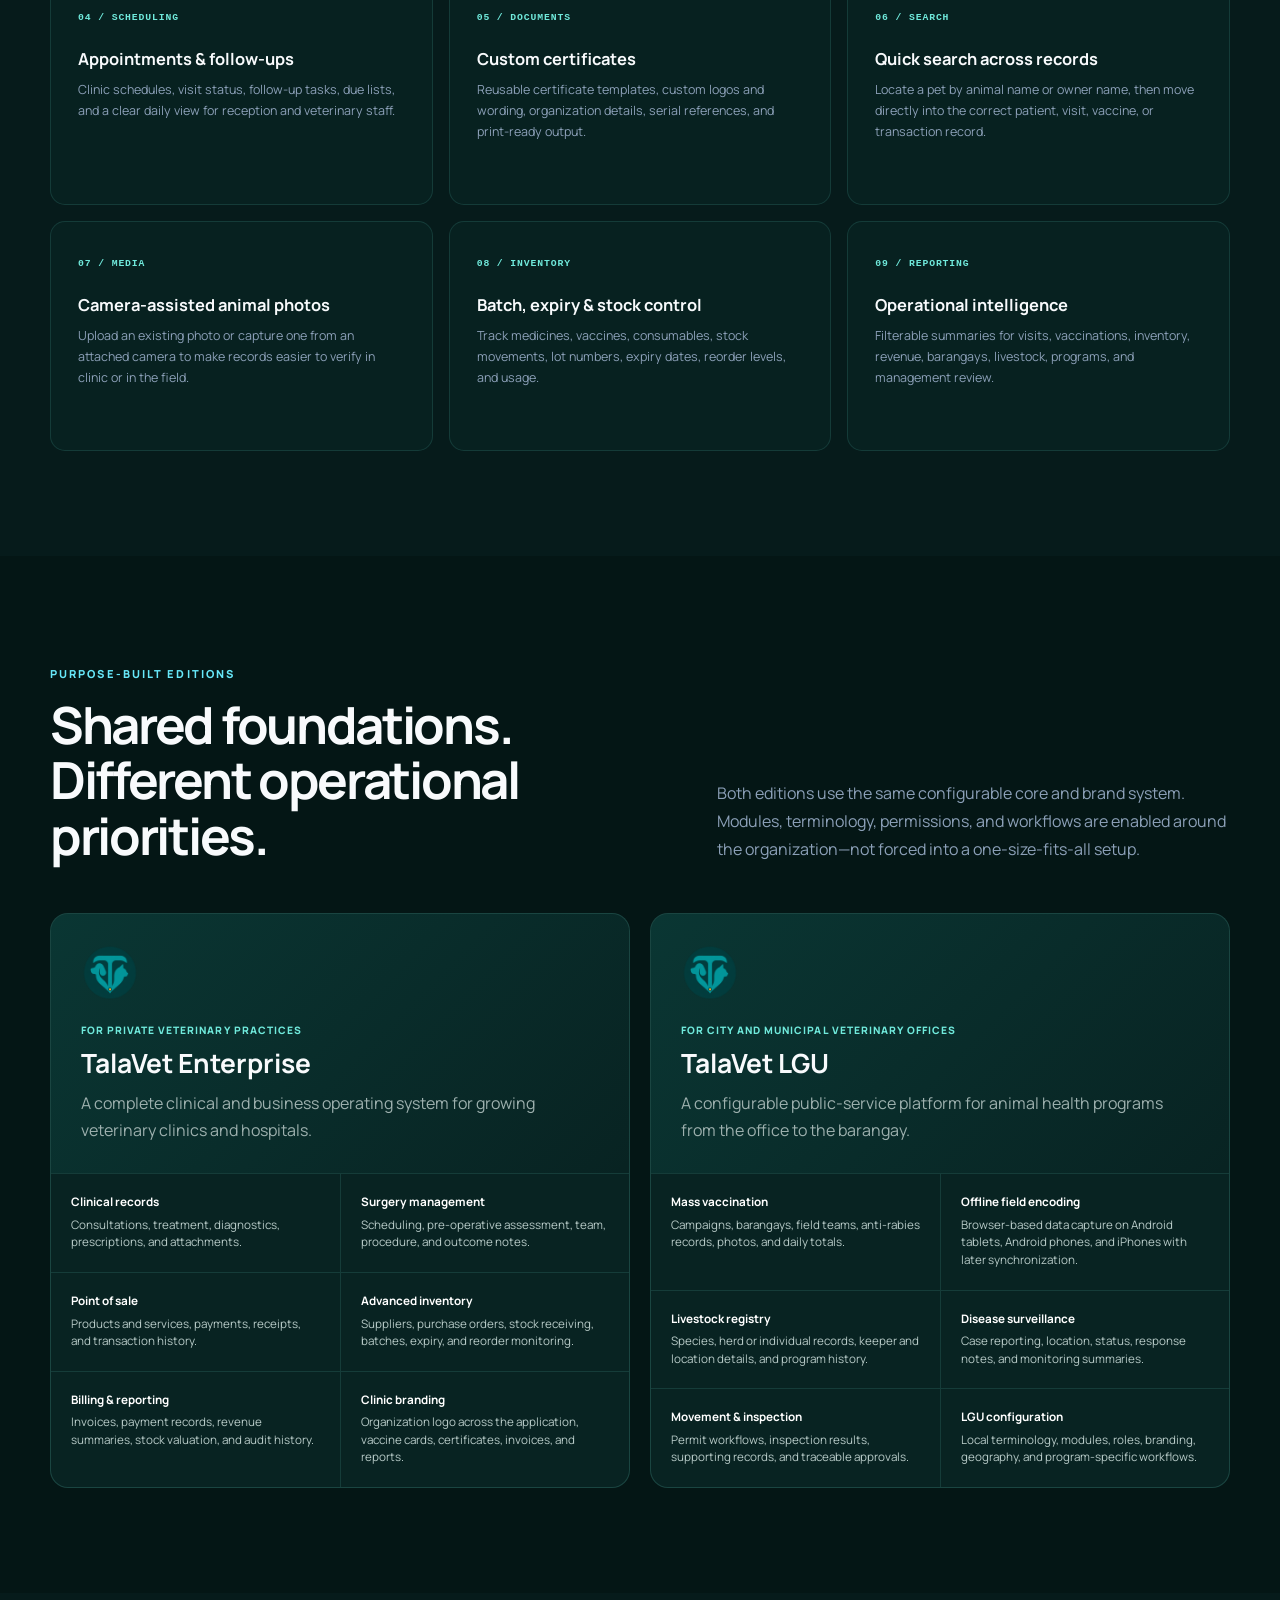
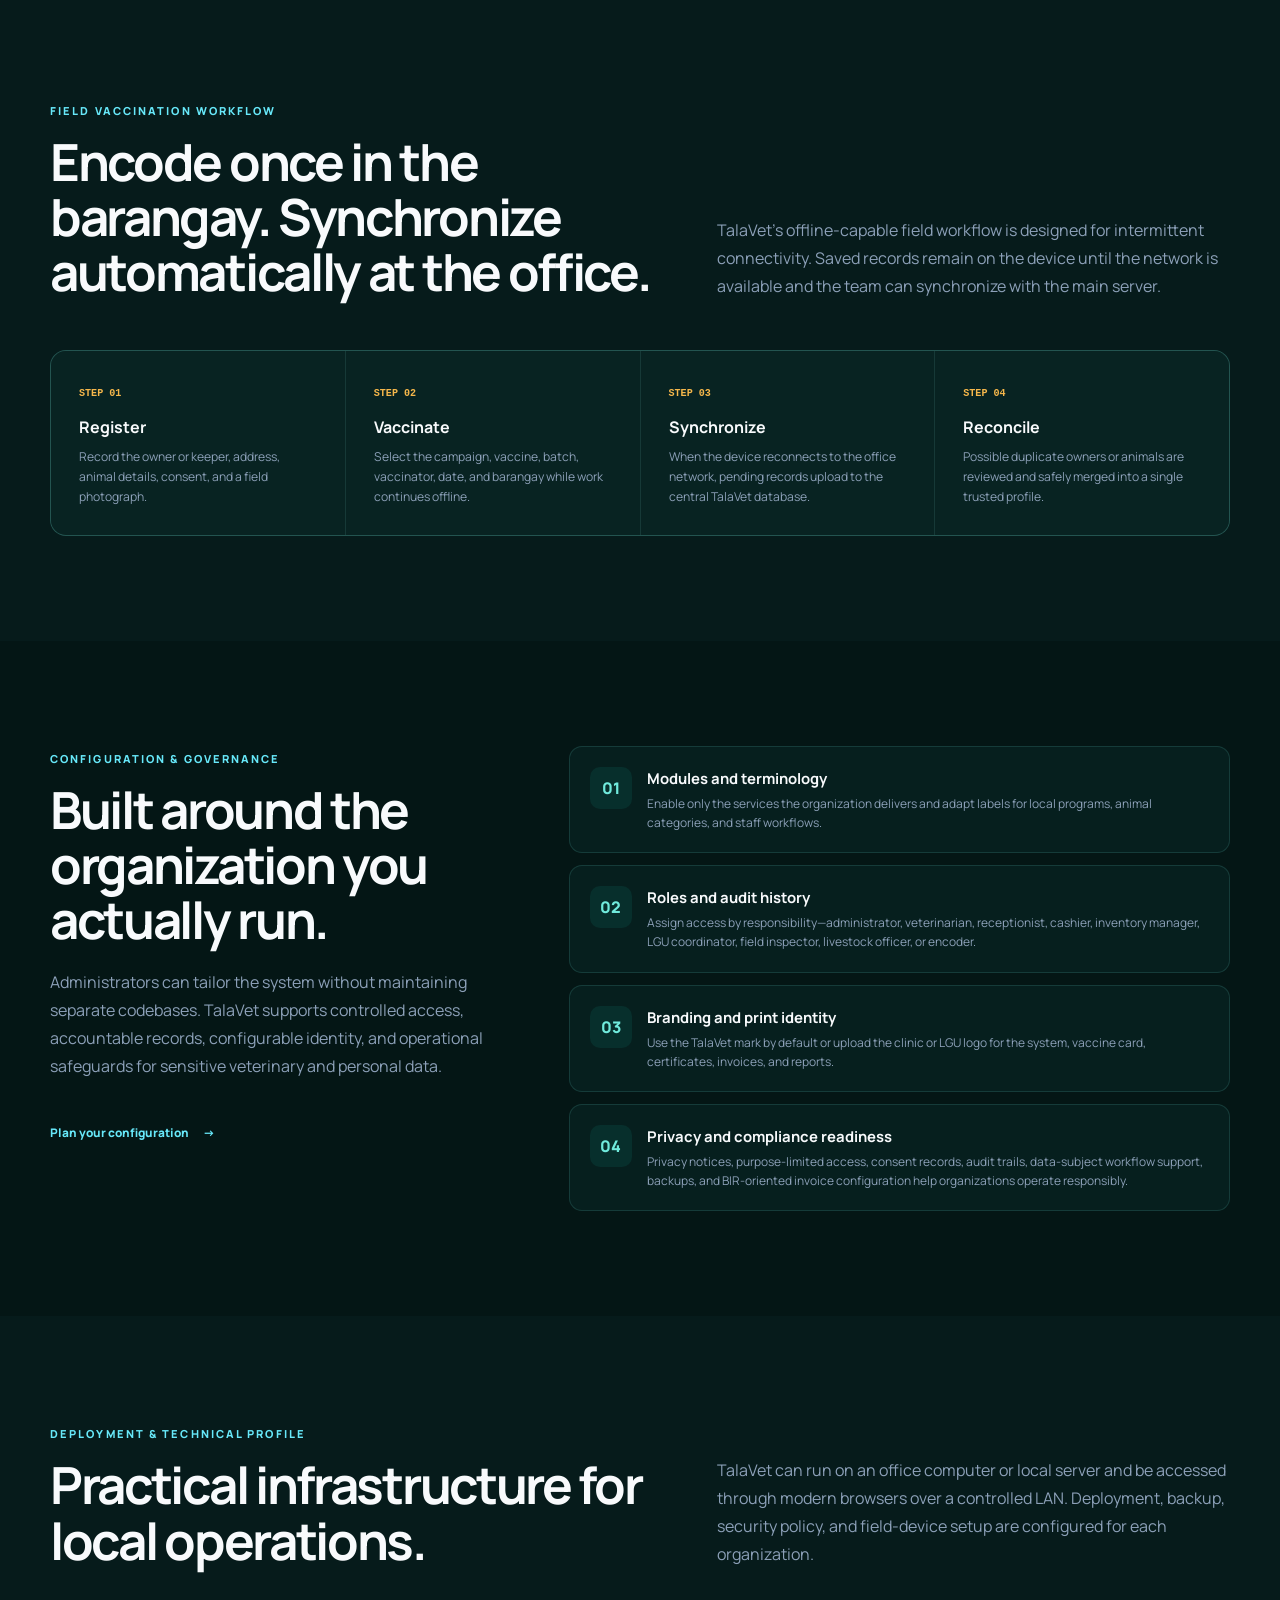
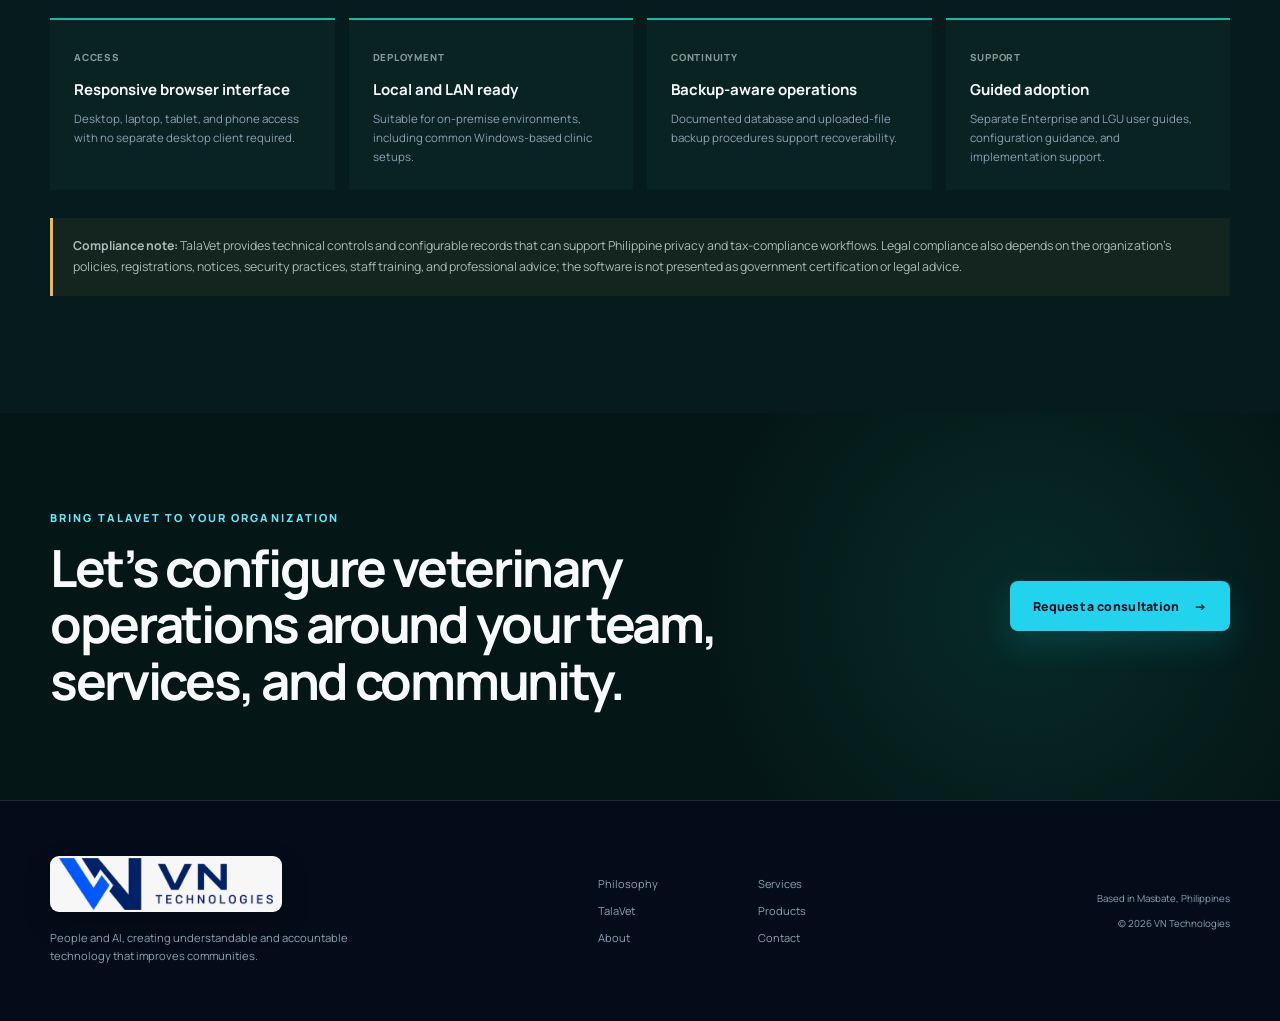
<file: talavet.html>
<!doctype html>
<html lang="en">
  <head>
    <meta charset="UTF-8" />
    <meta name="viewport" content="width=device-width, initial-scale=1.0" />
    <meta name="description" content="TalaVet is VN Technologies' configurable veterinary management platform for private clinics and LGU veterinary services, with clinical records, vaccination, field operations, inventory, POS, livestock, reporting, and compliance-readiness tools." />
    <meta name="theme-color" content="#071e1d" />
    <meta property="og:title" content="TalaVet | Veterinary Management by VN Technologies" />
    <meta property="og:description" content="One configurable veterinary platform. Two purpose-built editions for private clinics and local government veterinary services." />
    <meta property="og:type" content="website" />
    <meta property="og:image" content="assets/talavet-logo.png" />
    <title>TalaVet | Veterinary Management by VN Technologies</title>
    <link rel="icon" type="image/png" href="assets/talavet-logo.png" />
    <link rel="preconnect" href="https://fonts.googleapis.com" />
    <link rel="preconnect" href="https://fonts.gstatic.com" crossorigin />
    <link href="https://fonts.googleapis.com/css2?family=Manrope:wght@400;500;600;700;800&display=swap" rel="stylesheet" />
    <link rel="stylesheet" href="styles.css" />
    <script src="script.js" defer></script>
    <style>
      :root { --tv-teal:#18b7a7; --tv-teal-light:#70eadc; --tv-gold:#f6b74b; --tv-ink:#071e1d; }
      .talavet-page main { overflow:hidden; background:#061b1b; }
      .tv-hero { position:relative; min-height:790px; display:flex; align-items:center; padding:145px 0 95px; background:radial-gradient(circle at 78% 38%,rgba(24,183,167,.16),transparent 34%),linear-gradient(145deg,#061326,#071e1d 72%); }
      .tv-hero::after { position:absolute; inset:auto 0 0; height:160px; background:linear-gradient(transparent,rgba(4,16,31,.45)); content:""; }
      .tv-hero-grid { position:absolute; inset:0; opacity:.3; background-image:linear-gradient(rgba(112,234,220,.04) 1px,transparent 1px),linear-gradient(90deg,rgba(112,234,220,.04) 1px,transparent 1px); background-size:64px 64px; mask-image:linear-gradient(to right,transparent 3%,#000 58%,transparent); }
      .tv-hero-layout { position:relative; z-index:2; display:grid; grid-template-columns:1.02fr .98fr; gap:70px; align-items:center; }
      .tv-identity { display:flex; align-items:center; gap:18px; margin-bottom:25px; }
      .tv-logo { width:94px; height:94px; object-fit:contain; filter:drop-shadow(0 18px 38px rgba(24,183,167,.2)); }
      .tv-identity strong { display:block; font-size:1.4rem; letter-spacing:-.035em; }
      .tv-identity span { display:block; margin-top:5px; color:var(--tv-teal-light); font-size:.68rem; font-weight:800; letter-spacing:.13em; text-transform:uppercase; }
      .tv-hero h1 { max-width:700px; margin:0 0 24px; font-size:clamp(3rem,5vw,4.8rem); line-height:1.025; letter-spacing:-.055em; }
      .tv-hero h1 span { display:block; color:var(--tv-teal-light); }
      .tv-lead { max-width:680px; margin:0; color:#b8c7d9; font-size:1.01rem; line-height:1.75; }
      .tv-pills { display:flex; flex-wrap:wrap; gap:10px; margin-top:28px; }
      .tv-pills span { padding:8px 11px; border:1px solid rgba(112,234,220,.2); border-radius:999px; color:#bcece7; background:rgba(24,183,167,.055); font-size:.64rem; font-weight:800; letter-spacing:.045em; }
      .tv-dashboard { overflow:hidden; border:1px solid rgba(112,234,220,.2); border-radius:20px; background:#f4f8f7; box-shadow:0 38px 90px rgba(0,0,0,.4); transform:perspective(1400px) rotateY(-3deg) rotateX(1deg); color:#163330; }
      .tv-dash-top { display:flex; align-items:center; justify-content:space-between; padding:14px 17px; border-bottom:1px solid #d9e8e6; background:white; }
      .tv-dash-brand { display:flex; align-items:center; gap:9px; font-size:.68rem; font-weight:800; }
      .tv-dash-brand img { width:28px; height:28px; object-fit:contain; }
      .tv-dash-top > span { padding:6px 9px; border-radius:999px; color:#0f766e; background:#e2f5f1; font-size:.53rem; font-weight:800; }
      .tv-dash-body { display:grid; grid-template-columns:58px 1fr; min-height:475px; }
      .tv-dash-nav { display:flex; flex-direction:column; align-items:center; gap:17px; padding:20px 0; background:#0d2927; }
      .tv-dash-nav i { width:23px; height:23px; border:1px solid rgba(255,255,255,.13); border-radius:6px; }
      .tv-dash-nav i:first-child { border-color:#5bd4c8; background:rgba(91,212,200,.2); }
      .tv-dash-content { padding:22px; }
      .tv-dash-heading { display:flex; justify-content:space-between; align-items:center; margin-bottom:18px; }
      .tv-dash-heading small { display:block; color:#67807d; font-size:.51rem; font-weight:800; letter-spacing:.08em; }
      .tv-dash-heading strong { display:block; margin-top:4px; font-size:1.05rem; }
      .tv-search { min-width:155px; padding:9px 12px; border:1px solid #d9e8e6; border-radius:8px; color:#728582; background:#fff; font-size:.55rem; }
      .tv-metrics { display:grid; grid-template-columns:repeat(3,1fr); gap:10px; }
      .tv-metric { padding:14px; border:1px solid #dbe8e6; border-radius:10px; background:white; }
      .tv-metric small { display:block; color:#718783; font-size:.48rem; font-weight:800; letter-spacing:.06em; }
      .tv-metric strong { display:block; margin:6px 0 3px; font-size:1.25rem; }
      .tv-metric span { color:#198574; font-size:.49rem; font-weight:700; }
      .tv-dash-grid { display:grid; grid-template-columns:1.25fr .75fr; gap:11px; margin-top:11px; }
      .tv-panel { padding:15px; border:1px solid #dbe8e6; border-radius:10px; background:white; }
      .tv-panel-head { display:flex; justify-content:space-between; color:#6a807d; font-size:.52rem; font-weight:800; }
      .tv-bars { display:flex; height:105px; align-items:end; gap:7px; padding-top:15px; }
      .tv-bars i { flex:1; height:var(--h); border-radius:4px 4px 1px 1px; background:linear-gradient(#45c8bb,#0f766e); opacity:.84; }
      .tv-list { display:grid; gap:8px; margin-top:13px; }
      .tv-list span { display:flex; align-items:center; justify-content:space-between; padding-bottom:7px; border-bottom:1px solid #edf3f2; color:#6e817f; font-size:.48rem; }
      .tv-list b { color:#bd6a08; }
      .tv-edition-strip { position:relative; z-index:4; border-top:1px solid rgba(112,234,220,.14); border-bottom:1px solid rgba(112,234,220,.14); background:#041615; }
      .tv-edition-grid { display:grid; grid-template-columns:1fr 1fr; }
      .tv-edition-grid article { min-height:170px; padding:34px; }
      .tv-edition-grid article + article { border-left:1px solid rgba(112,234,220,.14); }
      .tv-edition-grid span { color:var(--tv-teal-light); font:800 .65rem ui-monospace,monospace; letter-spacing:.1em; }
      .tv-edition-grid h2 { margin:12px 0 8px; font-size:1.35rem; }
      .tv-edition-grid p { margin:0; color:#8ca0b8; font-size:.78rem; line-height:1.65; }
      .tv-section { padding:105px 0; }
      .tv-section.alt { background:#041615; }
      .tv-heading { display:grid; grid-template-columns:1.08fr .92fr; gap:65px; margin-bottom:50px; align-items:end; }
      .tv-heading h2 { margin:14px 0 0; font-size:clamp(2.25rem,4vw,3.55rem); line-height:1.08; letter-spacing:-.045em; }
      .tv-heading p { margin:0; color:#8ca0b8; line-height:1.75; }
      .tv-feature-grid { display:grid; grid-template-columns:repeat(3,1fr); gap:16px; }
      .tv-feature { min-height:230px; padding:27px; border:1px solid rgba(112,234,220,.13); border-radius:15px; background:rgba(10,39,38,.55); }
      .tv-feature > span { color:var(--tv-teal-light); font:800 .61rem ui-monospace,monospace; letter-spacing:.09em; }
      .tv-feature h3 { margin:22px 0 10px; font-size:1.03rem; }
      .tv-feature p { margin:0; color:#8ca0b8; font-size:.78rem; line-height:1.68; }
      .tv-deep-grid { display:grid; grid-template-columns:1fr 1fr; gap:20px; }
      .tv-edition-card { overflow:hidden; border:1px solid rgba(112,234,220,.17); border-radius:18px; background:#082322; }
      .tv-edition-head { padding:30px; background:linear-gradient(135deg,rgba(24,183,167,.13),transparent); }
      .tv-edition-head img { width:58px; height:58px; object-fit:contain; }
      .tv-edition-head span { display:block; margin-top:16px; color:var(--tv-teal-light); font-size:.64rem; font-weight:800; letter-spacing:.1em; text-transform:uppercase; }
      .tv-edition-head h3 { margin:8px 0 9px; font-size:1.65rem; }
      .tv-edition-head p { margin:0; color:#9db0ae; line-height:1.67; }
      .tv-edition-list { display:grid; grid-template-columns:1fr 1fr; margin:0; padding:0; list-style:none; }
      .tv-edition-list li { min-height:95px; padding:20px; border-top:1px solid rgba(112,234,220,.12); color:#b7cac7; font-size:.73rem; line-height:1.5; }
      .tv-edition-list li:nth-child(even) { border-left:1px solid rgba(112,234,220,.12); }
      .tv-edition-list strong { display:block; margin-bottom:5px; color:#fff; }
      .tv-flow { display:grid; grid-template-columns:repeat(4,1fr); gap:1px; overflow:hidden; border:1px solid rgba(112,234,220,.15); border-radius:16px; background:rgba(112,234,220,.15); }
      .tv-flow article { padding:28px; background:#082322; }
      .tv-flow span { color:var(--tv-gold); font:800 .63rem ui-monospace,monospace; }
      .tv-flow h3 { margin:15px 0 9px; font-size:1rem; }
      .tv-flow p { margin:0; color:#8ca0b8; font-size:.76rem; line-height:1.65; }
      .tv-config { display:grid; grid-template-columns:.83fr 1.17fr; gap:50px; align-items:start; }
      .tv-config h2 { margin:14px 0 20px; font-size:clamp(2.2rem,4vw,3.35rem); letter-spacing:-.045em; line-height:1.08; }
      .tv-config > div > p { color:#8ca0b8; line-height:1.75; }
      .tv-config-list { display:grid; gap:12px; }
      .tv-config-list article { display:grid; grid-template-columns:42px 1fr; gap:15px; padding:20px; border:1px solid rgba(112,234,220,.14); border-radius:13px; background:rgba(10,39,38,.58); }
      .tv-config-list span { display:grid; width:42px; height:42px; place-items:center; border-radius:10px; color:var(--tv-teal-light); background:rgba(24,183,167,.1); font-weight:800; }
      .tv-config-list h3 { margin:1px 0 6px; font-size:.93rem; }
      .tv-config-list p { margin:0; color:#8ca0b8; font-size:.75rem; line-height:1.6; }
      .tv-tech-grid { display:grid; grid-template-columns:repeat(4,1fr); gap:14px; }
      .tv-tech-grid article { padding:24px; border-top:2px solid var(--tv-teal); background:#082322; }
      .tv-tech-grid span { color:#7f9b98; font-size:.61rem; font-weight:800; letter-spacing:.08em; }
      .tv-tech-grid h3 { margin:13px 0 9px; font-size:.94rem; }
      .tv-tech-grid p { margin:0; color:#8ca0b8; font-size:.72rem; line-height:1.65; }
      .tv-note { margin-top:28px; padding:18px 20px; border-left:3px solid var(--tv-gold); background:rgba(246,183,75,.055); color:#a9bbb9; font-size:.77rem; line-height:1.7; }
      .tv-cta { padding:92px 0; background:radial-gradient(circle at 80% 50%,rgba(24,183,167,.13),transparent 32%),#041615; }
      .tv-cta-inner { display:flex; justify-content:space-between; align-items:center; gap:42px; }
      .tv-cta h2 { max-width:730px; margin:12px 0 0; font-size:clamp(2.1rem,4vw,3.3rem); letter-spacing:-.045em; line-height:1.1; }
      @media (max-width:980px) { .tv-hero-layout,.tv-heading,.tv-config{grid-template-columns:1fr}.tv-dashboard{max-width:720px}.tv-feature-grid{grid-template-columns:1fr 1fr}.tv-flow,.tv-tech-grid{grid-template-columns:1fr 1fr}.tv-deep-grid{grid-template-columns:1fr}.tv-hero{padding-top:125px}.tv-heading{gap:22px} }
      @media (max-width:650px) { .tv-hero h1{font-size:2.7rem}.tv-logo{width:76px;height:76px}.tv-dashboard{transform:none}.tv-dash-body{grid-template-columns:42px 1fr}.tv-dash-nav{gap:12px}.tv-dash-content{padding:13px}.tv-search{display:none}.tv-metrics{grid-template-columns:1fr}.tv-dash-grid{grid-template-columns:1fr}.tv-edition-grid,.tv-feature-grid,.tv-flow,.tv-tech-grid{grid-template-columns:1fr}.tv-edition-grid article + article{border-left:0;border-top:1px solid rgba(112,234,220,.14)}.tv-edition-list{grid-template-columns:1fr}.tv-edition-list li:nth-child(even){border-left:0}.tv-cta-inner{align-items:flex-start;flex-direction:column} }
    </style>
  </head>
  <body class="talavet-page">
    <a class="skip-link" href="#main-content">Skip to content</a>
    <header class="site-header scrolled" data-header>
      <div class="container header-inner">
        <a class="brand" href="index.html#home" aria-label="VN Technologies home"><span class="brand-logo" aria-hidden="true"></span></a>
        <button class="menu-toggle" type="button" aria-expanded="false" aria-controls="site-navigation" aria-label="Open navigation" data-menu-toggle><span></span><span></span><span></span></button>
        <nav id="site-navigation" class="site-nav" aria-label="Main navigation" data-nav>
          <a href="index.html#home">Home</a><a href="accountable-vibe-coding.html">Philosophy</a><a href="index.html#services">Services</a><a class="active" href="talavet.html" aria-current="page">TalaVet</a><a href="products.html">Products</a><a href="index.html#about">About</a><a href="index.html#contact">Contact</a><a class="nav-cta" href="index.html#contact">Request a consultation</a>
        </nav>
      </div>
    </header>

    <main id="main-content">
      <section class="tv-hero">
        <div class="tv-hero-grid" aria-hidden="true"></div>
        <div class="container tv-hero-layout">
          <div class="reveal">
            <div class="tv-identity"><img class="tv-logo" src="assets/talavet-logo.png" alt="TalaVet circular logo" /><div><strong>TalaVet</strong><span>Veterinary operations, connected</span></div></div>
            <h1>One platform for <span>better animal care.</span></h1>
            <p class="tv-lead">TalaVet brings veterinary records, vaccination programs, inventory, field operations, billing, and reporting into one configurable workspace—purpose-built for private clinics and Philippine local government veterinary services.</p>
            <div class="hero-actions"><a class="button button-primary" href="#editions">Explore both editions <span aria-hidden="true">↓</span></a><a class="button button-secondary" href="index.html#contact">Discuss your deployment</a></div>
            <div class="tv-pills"><span>Private clinics</span><span>City &amp; municipal LGUs</span><span>Offline field encoding</span><span>Local / LAN ready</span></div>
          </div>

          <div class="tv-dashboard reveal" role="img" aria-label="Illustration of the TalaVet dashboard">
            <div class="tv-dash-top"><div class="tv-dash-brand"><img src="assets/talavet-logo.png" alt="" />TalaVet Enterprise</div><span>● SYSTEM ONLINE</span></div>
            <div class="tv-dash-body">
              <div class="tv-dash-nav" aria-hidden="true"><i></i><i></i><i></i><i></i><i></i><i></i></div>
              <div class="tv-dash-content">
                <div class="tv-dash-heading"><div><small>CLINIC OVERVIEW</small><strong>Good morning, Dr. Santos</strong></div><div class="tv-search">⌕ Search pets, owners, records…</div></div>
                <div class="tv-metrics"><div class="tv-metric"><small>TODAY'S APPOINTMENTS</small><strong>18</strong><span>4 checked in</span></div><div class="tv-metric"><small>VACCINES DUE</small><strong>27</strong><span>Next 30 days</span></div><div class="tv-metric"><small>LOW STOCK ITEMS</small><strong>6</strong><span>Review inventory</span></div></div>
                <div class="tv-dash-grid"><div class="tv-panel"><div class="tv-panel-head"><span>Visits this week</span><span>+12.4%</span></div><div class="tv-bars" aria-hidden="true"><i style="--h:42%"></i><i style="--h:58%"></i><i style="--h:48%"></i><i style="--h:74%"></i><i style="--h:66%"></i><i style="--h:88%"></i><i style="--h:78%"></i></div></div><div class="tv-panel"><div class="tv-panel-head"><span>Upcoming</span><span>View all</span></div><div class="tv-list"><span>Max · Vaccine <b>9:00</b></span><span>Luna · Consult <b>10:30</b></span><span>Milo · Surgery <b>1:00</b></span><span>Bantay · Follow-up <b>3:15</b></span></div></div></div>
              </div>
            </div>
          </div>
        </div>
      </section>

      <section class="tv-edition-strip" aria-label="TalaVet editions">
        <div class="container tv-edition-grid"><article><span>01 / TALAVET ENTERPRISE</span><h2>Advanced private-clinic operations</h2><p>Clinical care, surgery, POS, purchasing, inventory, billing, and management reporting in one dependable system.</p></article><article><span>02 / TALAVET LGU</span><h2>Configurable public veterinary services</h2><p>Companion animals, livestock, mass vaccination, disease surveillance, permits, inspections, and barangay-level reporting.</p></article></div>
      </section>

      <section class="tv-section">
        <div class="container">
          <div class="tv-heading reveal"><div><span class="section-kicker">Core platform</span><h2>Everyday veterinary work, organized from first contact to final report.</h2></div><p>Teams can find information quickly, record care consistently, monitor supplies, issue documents, and understand operations without maintaining disconnected paper logs and spreadsheets.</p></div>
          <div class="tv-feature-grid">
            <article class="tv-feature reveal"><span>01 / PROFILES</span><h3>Owners, keepers &amp; animals</h3><p>Detailed profiles, contacts, species and breed data, identification, photographs, ownership history, and fast cross-record search.</p></article>
            <article class="tv-feature reveal"><span>02 / CLINICAL</span><h3>Comprehensive medical timeline</h3><p>SOAP consultations, diagnoses, treatments, prescriptions, attachments, vital signs, procedures, and longitudinal patient history.</p></article>
            <article class="tv-feature reveal"><span>03 / VACCINATION</span><h3>Vaccine ledger &amp; printable card</h3><p>Per-animal vaccine history, schedules, reminders, product and batch traceability, next-dose dates, and branded owner copies.</p></article>
            <article class="tv-feature reveal"><span>04 / SCHEDULING</span><h3>Appointments &amp; follow-ups</h3><p>Clinic schedules, visit status, follow-up tasks, due lists, and a clear daily view for reception and veterinary staff.</p></article>
            <article class="tv-feature reveal"><span>05 / DOCUMENTS</span><h3>Custom certificates</h3><p>Reusable certificate templates, custom logos and wording, organization details, serial references, and print-ready output.</p></article>
            <article class="tv-feature reveal"><span>06 / SEARCH</span><h3>Quick search across records</h3><p>Locate a pet by animal name or owner name, then move directly into the correct patient, visit, vaccine, or transaction record.</p></article>
            <article class="tv-feature reveal"><span>07 / MEDIA</span><h3>Camera-assisted animal photos</h3><p>Upload an existing photo or capture one from an attached camera to make records easier to verify in clinic or in the field.</p></article>
            <article class="tv-feature reveal"><span>08 / INVENTORY</span><h3>Batch, expiry &amp; stock control</h3><p>Track medicines, vaccines, consumables, stock movements, lot numbers, expiry dates, reorder levels, and usage.</p></article>
            <article class="tv-feature reveal"><span>09 / REPORTING</span><h3>Operational intelligence</h3><p>Filterable summaries for visits, vaccinations, inventory, revenue, barangays, livestock, programs, and management review.</p></article>
          </div>
        </div>
      </section>

      <section id="editions" class="tv-section alt">
        <div class="container">
          <div class="tv-heading reveal"><div><span class="section-kicker">Purpose-built editions</span><h2>Shared foundations. Different operational priorities.</h2></div><p>Both editions use the same configurable core and brand system. Modules, terminology, permissions, and workflows are enabled around the organization—not forced into a one-size-fits-all setup.</p></div>
          <div class="tv-deep-grid">
            <article class="tv-edition-card reveal"><div class="tv-edition-head"><img src="assets/talavet-logo.png" alt="" /><span>For private veterinary practices</span><h3>TalaVet Enterprise</h3><p>A complete clinical and business operating system for growing veterinary clinics and hospitals.</p></div><ul class="tv-edition-list"><li><strong>Clinical records</strong>Consultations, treatment, diagnostics, prescriptions, and attachments.</li><li><strong>Surgery management</strong>Scheduling, pre-operative assessment, team, procedure, and outcome notes.</li><li><strong>Point of sale</strong>Products and services, payments, receipts, and transaction history.</li><li><strong>Advanced inventory</strong>Suppliers, purchase orders, stock receiving, batches, expiry, and reorder monitoring.</li><li><strong>Billing &amp; reporting</strong>Invoices, payment records, revenue summaries, stock valuation, and audit history.</li><li><strong>Clinic branding</strong>Organization logo across the application, vaccine cards, certificates, invoices, and reports.</li></ul></article>
            <article class="tv-edition-card reveal"><div class="tv-edition-head"><img src="assets/talavet-logo.png" alt="" /><span>For city and municipal veterinary offices</span><h3>TalaVet LGU</h3><p>A configurable public-service platform for animal health programs from the office to the barangay.</p></div><ul class="tv-edition-list"><li><strong>Mass vaccination</strong>Campaigns, barangays, field teams, anti-rabies records, photos, and daily totals.</li><li><strong>Offline field encoding</strong>Browser-based data capture on Android tablets, Android phones, and iPhones with later synchronization.</li><li><strong>Livestock registry</strong>Species, herd or individual records, keeper and location details, and program history.</li><li><strong>Disease surveillance</strong>Case reporting, location, status, response notes, and monitoring summaries.</li><li><strong>Movement &amp; inspection</strong>Permit workflows, inspection results, supporting records, and traceable approvals.</li><li><strong>LGU configuration</strong>Local terminology, modules, roles, branding, geography, and program-specific workflows.</li></ul></article>
          </div>
        </div>
      </section>

      <section class="tv-section">
        <div class="container">
          <div class="tv-heading reveal"><div><span class="section-kicker">Field vaccination workflow</span><h2>Encode once in the barangay. Synchronize automatically at the office.</h2></div><p>TalaVet’s offline-capable field workflow is designed for intermittent connectivity. Saved records remain on the device until the network is available and the team can synchronize with the main server.</p></div>
          <div class="tv-flow reveal"><article><span>STEP 01</span><h3>Register</h3><p>Record the owner or keeper, address, animal details, consent, and a field photograph.</p></article><article><span>STEP 02</span><h3>Vaccinate</h3><p>Select the campaign, vaccine, batch, vaccinator, date, and barangay while work continues offline.</p></article><article><span>STEP 03</span><h3>Synchronize</h3><p>When the device reconnects to the office network, pending records upload to the central TalaVet database.</p></article><article><span>STEP 04</span><h3>Reconcile</h3><p>Possible duplicate owners or animals are reviewed and safely merged into a single trusted profile.</p></article></div>
        </div>
      </section>

      <section class="tv-section alt">
        <div class="container tv-config">
          <div class="reveal"><span class="section-kicker">Configuration &amp; governance</span><h2>Built around the organization you actually run.</h2><p>Administrators can tailor the system without maintaining separate codebases. TalaVet supports controlled access, accountable records, configurable identity, and operational safeguards for sensitive veterinary and personal data.</p><a class="text-link" href="index.html#contact">Plan your configuration <span aria-hidden="true">→</span></a></div>
          <div class="tv-config-list">
            <article class="reveal"><span>01</span><div><h3>Modules and terminology</h3><p>Enable only the services the organization delivers and adapt labels for local programs, animal categories, and staff workflows.</p></div></article>
            <article class="reveal"><span>02</span><div><h3>Roles and audit history</h3><p>Assign access by responsibility—administrator, veterinarian, receptionist, cashier, inventory manager, LGU coordinator, field inspector, livestock officer, or encoder.</p></div></article>
            <article class="reveal"><span>03</span><div><h3>Branding and print identity</h3><p>Use the TalaVet mark by default or upload the clinic or LGU logo for the system, vaccine card, certificates, invoices, and reports.</p></div></article>
            <article class="reveal"><span>04</span><div><h3>Privacy and compliance readiness</h3><p>Privacy notices, purpose-limited access, consent records, audit trails, data-subject workflow support, backups, and BIR-oriented invoice configuration help organizations operate responsibly.</p></div></article>
          </div>
        </div>
      </section>

      <section class="tv-section">
        <div class="container">
          <div class="tv-heading reveal"><div><span class="section-kicker">Deployment &amp; technical profile</span><h2>Practical infrastructure for local operations.</h2></div><p>TalaVet can run on an office computer or local server and be accessed through modern browsers over a controlled LAN. Deployment, backup, security policy, and field-device setup are configured for each organization.</p></div>
          <div class="tv-tech-grid"><article class="reveal"><span>ACCESS</span><h3>Responsive browser interface</h3><p>Desktop, laptop, tablet, and phone access with no separate desktop client required.</p></article><article class="reveal"><span>DEPLOYMENT</span><h3>Local and LAN ready</h3><p>Suitable for on-premise environments, including common Windows-based clinic setups.</p></article><article class="reveal"><span>CONTINUITY</span><h3>Backup-aware operations</h3><p>Documented database and uploaded-file backup procedures support recoverability.</p></article><article class="reveal"><span>SUPPORT</span><h3>Guided adoption</h3><p>Separate Enterprise and LGU user guides, configuration guidance, and implementation support.</p></article></div>
          <p class="tv-note reveal"><strong>Compliance note:</strong> TalaVet provides technical controls and configurable records that can support Philippine privacy and tax-compliance workflows. Legal compliance also depends on the organization’s policies, registrations, notices, security practices, staff training, and professional advice; the software is not presented as government certification or legal advice.</p>
        </div>
      </section>

      <section class="tv-cta"><div class="container tv-cta-inner reveal"><div><span class="section-kicker">Bring TalaVet to your organization</span><h2>Let’s configure veterinary operations around your team, services, and community.</h2></div><a class="button button-primary" href="index.html#contact">Request a consultation <span aria-hidden="true">→</span></a></div></section>
    </main>

    <footer><div class="container footer-grid"><div><a class="brand footer-brand" href="index.html#home" aria-label="VN Technologies home"><span class="brand-logo" aria-hidden="true"></span></a><p>People and AI, creating understandable and accountable technology that improves communities.</p></div><div class="footer-links"><a href="accountable-vibe-coding.html">Philosophy</a><a href="index.html#services">Services</a><a href="talavet.html">TalaVet</a><a href="products.html">Products</a><a href="index.html#about">About</a><a href="index.html#contact">Contact</a></div><div class="footer-meta"><span>Based in Masbate, Philippines</span><span>© <span data-year></span> VN Technologies</span></div></div></footer>
  </body>
</html>
</file>
<file: styles.css>
:root {
  --navy-950: #04101f;
  --navy-900: #061326;
  --navy-850: #08182d;
  --navy-800: #0a1b33;
  --navy-700: #0e2340;
  --cyan-400: #22d3ee;
  --cyan-300: #67e8f9;
  --blue-400: #38bdf8;
  --white: #f8fafc;
  --slate-200: #dbe5f1;
  --slate-300: #b8c7d9;
  --slate-400: #8ca0b8;
  --line: rgba(169, 184, 204, 0.16);
  --card: rgba(10, 27, 51, 0.8);
  --shadow: 0 30px 80px rgba(0, 0, 0, 0.28);
  --radius-sm: 8px;
  --radius-md: 16px;
  --radius-lg: 24px;
  --container: 1180px;
}

* {
  box-sizing: border-box;
}

html {
  scroll-behavior: smooth;
  scroll-padding-top: 86px;
}

body {
  margin: 0;
  overflow-x: hidden;
  background: var(--navy-900);
  color: var(--white);
  font-family: "Manrope", system-ui, -apple-system, BlinkMacSystemFont, "Segoe UI",
    sans-serif;
  -webkit-font-smoothing: antialiased;
}

a {
  color: inherit;
  text-decoration: none;
}

button,
a {
  -webkit-tap-highlight-color: transparent;
}

.container {
  width: min(calc(100% - 48px), var(--container));
  margin-inline: auto;
}

.skip-link {
  position: fixed;
  z-index: 1000;
  top: 12px;
  left: 12px;
  padding: 10px 14px;
  transform: translateY(-160%);
  border-radius: 6px;
  background: var(--cyan-400);
  color: var(--navy-950);
  font-size: 0.84rem;
  font-weight: 800;
  transition: transform 0.2s ease;
}

.skip-link:focus {
  transform: translateY(0);
}

.site-header {
  position: fixed;
  z-index: 100;
  top: 0;
  width: 100%;
  border-bottom: 1px solid transparent;
  transition:
    background 0.25s ease,
    border-color 0.25s ease,
    box-shadow 0.25s ease;
}

.site-header.scrolled {
  border-color: var(--line);
  background: rgba(4, 16, 31, 0.9);
  box-shadow: 0 10px 35px rgba(0, 0, 0, 0.16);
  backdrop-filter: blur(16px);
}

.header-inner {
  display: flex;
  min-height: 78px;
  align-items: center;
  justify-content: space-between;
}

.brand {
  display: inline-flex;
  align-items: center;
  gap: 11px;
}

.brand-mark {
  display: grid;
  width: 40px;
  height: 40px;
  place-items: center;
  border: 1px solid rgba(34, 211, 238, 0.7);
  border-radius: 9px;
  background:
    linear-gradient(135deg, rgba(34, 211, 238, 0.13), transparent 62%),
    var(--navy-800);
  box-shadow:
    inset 0 0 0 3px rgba(6, 19, 38, 0.85),
    0 0 26px rgba(34, 211, 238, 0.08);
}

.brand-mark span {
  color: var(--cyan-400);
  font-size: 0.75rem;
  font-weight: 800;
  letter-spacing: -0.04em;
}

.brand-name {
  display: flex;
  flex-direction: column;
  line-height: 1;
}

.brand-name strong {
  color: var(--white);
  font-size: 1rem;
  letter-spacing: 0.14em;
}

.brand-name > span {
  margin-top: 5px;
  color: var(--slate-400);
  font-size: 0.52rem;
  font-weight: 700;
  letter-spacing: 0.24em;
}

.site-nav {
  display: flex;
  align-items: center;
  gap: 30px;
}

.site-nav a {
  position: relative;
  color: var(--slate-300);
  font-size: 0.78rem;
  font-weight: 600;
  letter-spacing: 0.015em;
  transition: color 0.2s ease;
}

.site-nav a:not(.nav-cta)::after {
  position: absolute;
  right: 0;
  bottom: -8px;
  left: 0;
  height: 1px;
  transform: scaleX(0);
  background: var(--cyan-400);
  content: "";
  transition: transform 0.2s ease;
}

.site-nav a:hover,
.site-nav a:focus-visible,
.site-nav a.active {
  color: var(--white);
}

.site-nav a:hover::after,
.site-nav a:focus-visible::after,
.site-nav a.active::after {
  transform: scaleX(1);
}

.site-nav .nav-cta {
  padding: 11px 17px;
  border: 1px solid rgba(34, 211, 238, 0.4);
  border-radius: 7px;
  color: var(--cyan-300);
}

.site-nav .nav-cta:hover,
.site-nav .nav-cta:focus-visible {
  border-color: var(--cyan-400);
  background: rgba(34, 211, 238, 0.08);
  color: var(--white);
}

.menu-toggle {
  display: none;
  width: 44px;
  height: 44px;
  padding: 11px;
  border: 1px solid var(--line);
  border-radius: 8px;
  background: transparent;
  cursor: pointer;
}

.menu-toggle span {
  display: block;
  width: 100%;
  height: 1px;
  margin: 5px 0;
  background: var(--white);
  transition:
    transform 0.2s ease,
    opacity 0.2s ease;
}

.hero {
  position: relative;
  display: flex;
  min-height: 790px;
  align-items: center;
  overflow: hidden;
  padding: 150px 0 105px;
  background:
    radial-gradient(circle at 82% 48%, rgba(34, 211, 238, 0.095), transparent 31%),
    radial-gradient(circle at 18% 14%, rgba(56, 189, 248, 0.06), transparent 26%),
    linear-gradient(145deg, var(--navy-900), var(--navy-950) 72%);
}

.hero::after {
  position: absolute;
  right: 0;
  bottom: 0;
  left: 0;
  height: 160px;
  background: linear-gradient(transparent, rgba(4, 16, 31, 0.52));
  content: "";
  pointer-events: none;
}

.hero-grid {
  position: absolute;
  inset: 0;
  opacity: 0.28;
  background-image:
    linear-gradient(rgba(169, 184, 204, 0.035) 1px, transparent 1px),
    linear-gradient(90deg, rgba(169, 184, 204, 0.035) 1px, transparent 1px);
  background-size: 70px 70px;
  mask-image: linear-gradient(to right, transparent 8%, black 70%, transparent);
}

.hero-content {
  position: relative;
  z-index: 2;
  display: grid;
  align-items: center;
  gap: 82px;
  grid-template-columns: minmax(0, 1.18fr) minmax(350px, 0.82fr);
}

.eyebrow,
.section-kicker {
  display: inline-flex;
  align-items: center;
  gap: 9px;
  color: var(--cyan-300);
  font-size: 0.69rem;
  font-weight: 800;
  letter-spacing: 0.19em;
  text-transform: uppercase;
}

.eyebrow-dot {
  width: 6px;
  height: 6px;
  border-radius: 50%;
  background: var(--cyan-400);
  box-shadow: 0 0 15px var(--cyan-400);
}

.hero h1 {
  max-width: 720px;
  margin: 21px 0 25px;
  font-size: clamp(3.1rem, 5vw, 4.9rem);
  font-weight: 800;
  letter-spacing: -0.052em;
  line-height: 1.03;
}

.hero h1 span {
  display: block;
  background: linear-gradient(90deg, var(--white) 8%, var(--cyan-300) 115%);
  -webkit-background-clip: text;
  background-clip: text;
  color: transparent;
}

.hero-copy > p {
  max-width: 635px;
  margin: 0;
  color: var(--slate-300);
  font-size: 1.03rem;
  line-height: 1.75;
}

.hero-actions {
  display: flex;
  gap: 14px;
  margin-top: 36px;
}

.button {
  display: inline-flex;
  min-height: 50px;
  align-items: center;
  justify-content: center;
  gap: 14px;
  padding: 0 22px;
  border: 1px solid transparent;
  border-radius: 8px;
  font-size: 0.77rem;
  font-weight: 800;
  letter-spacing: 0.025em;
  transition:
    transform 0.2s ease,
    box-shadow 0.2s ease,
    border-color 0.2s ease,
    background 0.2s ease;
}

.button:hover,
.button:focus-visible {
  transform: translateY(-2px);
}

.button-primary {
  background: var(--cyan-400);
  box-shadow: 0 14px 32px rgba(34, 211, 238, 0.14);
  color: var(--navy-950);
}

.button-primary:hover,
.button-primary:focus-visible {
  background: var(--cyan-300);
  box-shadow: 0 17px 38px rgba(34, 211, 238, 0.2);
}

.button-secondary {
  border-color: rgba(169, 184, 204, 0.25);
  background: rgba(255, 255, 255, 0.025);
  color: var(--white);
}

.button-secondary:hover,
.button-secondary:focus-visible {
  border-color: rgba(34, 211, 238, 0.45);
  background: rgba(34, 211, 238, 0.055);
}

.hero-capabilities {
  display: flex;
  flex-wrap: wrap;
  gap: 22px;
  margin-top: 38px;
  color: var(--slate-400);
  font-size: 0.67rem;
  font-weight: 700;
  letter-spacing: 0.09em;
  text-transform: uppercase;
}

.hero-capabilities span {
  display: flex;
  align-items: center;
  gap: 9px;
}

.hero-capabilities span::before {
  width: 4px;
  height: 4px;
  border-radius: 50%;
  background: var(--cyan-400);
  content: "";
}

.hero-panel {
  position: relative;
  z-index: 3;
  overflow: hidden;
  min-height: 420px;
  border: 1px solid rgba(103, 232, 249, 0.18);
  border-radius: 18px;
  background:
    linear-gradient(150deg, rgba(34, 211, 238, 0.07), transparent 50%),
    rgba(7, 23, 43, 0.82);
  box-shadow: var(--shadow);
  backdrop-filter: blur(12px);
}

.hero-panel::before {
  position: absolute;
  right: -110px;
  bottom: -110px;
  width: 300px;
  height: 300px;
  border: 1px solid rgba(34, 211, 238, 0.12);
  border-radius: 50%;
  box-shadow:
    0 0 0 35px rgba(34, 211, 238, 0.025),
    0 0 0 70px rgba(34, 211, 238, 0.018);
  content: "";
}

.panel-topline {
  display: flex;
  height: 52px;
  align-items: center;
  justify-content: space-between;
  padding: 0 22px;
  border-bottom: 1px solid var(--line);
  color: var(--slate-400);
  font-family: ui-monospace, SFMono-Regular, Menlo, monospace;
  font-size: 0.6rem;
  letter-spacing: 0.08em;
}

.status {
  display: flex;
  align-items: center;
  gap: 7px;
  color: var(--cyan-300);
}

.status i {
  width: 6px;
  height: 6px;
  border-radius: 50%;
  background: var(--cyan-400);
  box-shadow: 0 0 10px var(--cyan-400);
}

.panel-core {
  position: relative;
  z-index: 2;
  padding: 56px 44px 42px;
}

.core-label {
  color: var(--cyan-300);
  font-family: ui-monospace, SFMono-Regular, Menlo, monospace;
  font-size: 0.6rem;
  letter-spacing: 0.12em;
}

.panel-core strong {
  display: block;
  margin: 13px 0 15px;
  font-size: clamp(2.25rem, 4vw, 3.2rem);
  letter-spacing: -0.05em;
  line-height: 1.05;
}

.panel-core p {
  max-width: 320px;
  margin: 0;
  color: var(--slate-400);
  font-size: 0.79rem;
  line-height: 1.65;
}

.panel-flow {
  position: relative;
  z-index: 2;
  display: flex;
  align-items: center;
  padding: 20px 30px;
  border-top: 1px solid var(--line);
}

.panel-flow div {
  display: flex;
  min-width: 76px;
  flex-direction: column;
  gap: 4px;
}

.panel-flow span {
  color: var(--cyan-300);
  font-family: ui-monospace, SFMono-Regular, Menlo, monospace;
  font-size: 0.56rem;
}

.panel-flow strong {
  font-size: 0.67rem;
  letter-spacing: 0.02em;
}

.panel-flow > i {
  height: 1px;
  flex: 1;
  margin: 0 8px;
  background: linear-gradient(90deg, var(--cyan-400), rgba(34, 211, 238, 0.1));
}

.network-art {
  position: absolute;
  z-index: 1;
  top: 50%;
  right: 8%;
  width: 600px;
  height: 600px;
  transform: translateY(-50%);
  opacity: 0.65;
}

.orbit {
  position: absolute;
  border: 1px solid rgba(34, 211, 238, 0.08);
  border-radius: 50%;
}

.orbit-one {
  inset: 12%;
}

.orbit-two {
  inset: 23%;
}

.orbit-three {
  inset: 34%;
}

.node,
.pulse {
  position: absolute;
  width: 6px;
  height: 6px;
  border-radius: 50%;
  background: var(--cyan-400);
  box-shadow: 0 0 18px var(--cyan-400);
}

.node::after {
  position: absolute;
  top: 50%;
  left: 50%;
  width: 100px;
  height: 1px;
  transform-origin: left;
  background: linear-gradient(90deg, rgba(34, 211, 238, 0.35), transparent);
  content: "";
}

.node-one {
  top: 17%;
  left: 35%;
}
.node-one::after {
  transform: rotate(36deg);
}
.node-two {
  top: 31%;
  right: 12%;
}
.node-two::after {
  transform: rotate(145deg);
}
.node-three {
  right: 21%;
  bottom: 21%;
}
.node-three::after {
  transform: rotate(210deg);
}
.node-four {
  bottom: 9%;
  left: 35%;
}
.node-four::after {
  transform: rotate(278deg);
}
.node-five {
  bottom: 32%;
  left: 7%;
}
.node-five::after {
  transform: rotate(325deg);
}
.node-six {
  top: 29%;
  left: 16%;
}
.node-six::after {
  transform: rotate(62deg);
}

.pulse {
  width: 9px;
  height: 9px;
  animation: pulse 2.6s ease-out infinite;
}

.pulse-one {
  top: 46%;
  left: 43%;
}

.pulse-two {
  right: 32%;
  bottom: 39%;
  animation-delay: 1.2s;
}

@keyframes pulse {
  0% {
    box-shadow: 0 0 0 0 rgba(34, 211, 238, 0.42);
  }
  70% {
    box-shadow: 0 0 0 24px rgba(34, 211, 238, 0);
  }
  100% {
    box-shadow: 0 0 0 0 rgba(34, 211, 238, 0);
  }
}

.proof-strip {
  position: relative;
  z-index: 4;
  border-top: 1px solid var(--line);
  border-bottom: 1px solid var(--line);
  background: var(--navy-950);
}

.proof-grid {
  display: grid;
  grid-template-columns: repeat(3, 1fr);
}

.proof-grid > div {
  display: flex;
  min-height: 112px;
  align-items: center;
  gap: 18px;
  padding: 28px 32px;
  border-right: 1px solid var(--line);
}

.proof-grid > div:first-child {
  border-left: 1px solid var(--line);
}

.proof-number {
  color: var(--cyan-400);
  font-family: ui-monospace, SFMono-Regular, Menlo, monospace;
  font-size: 0.65rem;
}

.proof-grid p {
  margin: 0;
  color: var(--slate-400);
  font-size: 0.75rem;
  line-height: 1.55;
}

.proof-grid strong {
  color: var(--slate-200);
  font-weight: 700;
}

.section {
  padding: 120px 0;
}

.services-section {
  background:
    radial-gradient(circle at 3% 35%, rgba(56, 189, 248, 0.045), transparent 22%),
    var(--navy-900);
}

.section-heading {
  display: grid;
  align-items: end;
  gap: 70px;
  margin-bottom: 56px;
  grid-template-columns: 1.2fr 0.8fr;
}

.section-heading h2,
.product-copy h2,
.about-copy h2,
.contact-inner h2 {
  margin: 16px 0 0;
  font-size: clamp(2.25rem, 4.25vw, 3.65rem);
  letter-spacing: -0.045em;
  line-height: 1.12;
}

.section-heading > p {
  margin: 0;
  color: var(--slate-400);
  font-size: 0.91rem;
  line-height: 1.75;
}

.service-grid {
  display: grid;
  border-top: 1px solid var(--line);
  border-left: 1px solid var(--line);
  grid-template-columns: repeat(3, 1fr);
}

.service-card {
  position: relative;
  min-height: 395px;
  overflow: hidden;
  padding: 34px;
  border-right: 1px solid var(--line);
  border-bottom: 1px solid var(--line);
  background: rgba(8, 24, 45, 0.34);
  transition:
    transform 0.25s ease,
    background 0.25s ease,
    border-color 0.25s ease;
}

.service-card::after {
  position: absolute;
  right: -60px;
  bottom: -60px;
  width: 150px;
  height: 150px;
  border: 1px solid rgba(34, 211, 238, 0.06);
  border-radius: 50%;
  content: "";
  transition: transform 0.3s ease;
}

.service-card:hover {
  z-index: 2;
  border-color: rgba(34, 211, 238, 0.2);
  background: rgba(10, 34, 62, 0.7);
  transform: translateY(-4px);
}

.service-card:hover::after {
  transform: scale(1.25);
}

.service-card.featured {
  background:
    linear-gradient(145deg, rgba(34, 211, 238, 0.08), transparent 65%),
    var(--navy-800);
}

.service-index {
  position: absolute;
  top: 24px;
  right: 27px;
  color: rgba(169, 184, 204, 0.38);
  font-family: ui-monospace, SFMono-Regular, Menlo, monospace;
  font-size: 0.62rem;
}

.service-icon {
  display: grid;
  width: 48px;
  height: 48px;
  margin-bottom: 35px;
  place-items: center;
  border: 1px solid rgba(34, 211, 238, 0.25);
  border-radius: 10px;
  background: rgba(34, 211, 238, 0.055);
  color: var(--cyan-300);
  font-size: 1rem;
}

.icon-code {
  font-family: ui-monospace, SFMono-Regular, Menlo, monospace;
  font-size: 0.77rem;
}

.service-card h3 {
  margin: 0 0 14px;
  font-size: 1.06rem;
  letter-spacing: -0.02em;
}

.service-card > p {
  margin: 0;
  color: var(--slate-400);
  font-size: 0.79rem;
  line-height: 1.72;
}

.service-card ul {
  display: grid;
  gap: 9px;
  margin: 23px 0 0;
  padding: 0;
  color: var(--slate-300);
  font-size: 0.7rem;
  list-style: none;
}

.service-card li {
  display: flex;
  align-items: center;
  gap: 8px;
}

.service-card li::before {
  width: 4px;
  height: 4px;
  border-radius: 50%;
  background: var(--cyan-400);
  content: "";
}

.service-card-wide {
  display: grid;
  min-height: 0;
  align-items: center;
  gap: 52px;
  padding: 42px 34px;
  background:
    linear-gradient(115deg, rgba(34, 211, 238, 0.1), transparent 55%),
    var(--navy-800);
  grid-column: 1 / -1;
  grid-template-columns: minmax(0, 1fr) minmax(0, 1.15fr);
}

.service-wide-intro {
  display: grid;
  align-items: start;
  gap: 22px;
  grid-template-columns: auto 1fr;
}

.service-wide-intro .service-icon {
  margin: 0;
}

.service-wide-intro p {
  margin: 0;
  color: var(--slate-400);
  font-size: 0.79rem;
  line-height: 1.72;
}

.service-card-wide ul {
  margin: 0;
  padding: 28px 30px;
  border: 1px solid rgba(34, 211, 238, 0.14);
  border-radius: 12px;
  background: rgba(6, 19, 38, 0.42);
  gap: 14px 28px;
  grid-template-columns: repeat(2, minmax(0, 1fr));
}

.product-section {
  overflow: hidden;
  border-top: 1px solid var(--line);
  border-bottom: 1px solid var(--line);
  background:
    radial-gradient(circle at 86% 30%, rgba(34, 211, 238, 0.07), transparent 28%),
    linear-gradient(145deg, var(--navy-950), var(--navy-800));
}

.product-grid {
  display: grid;
  align-items: center;
  gap: 75px;
  grid-template-columns: 0.9fr 1.1fr;
}

.product-status {
  display: inline-flex;
  align-items: center;
  gap: 8px;
  margin-left: 18px;
  padding: 7px 10px;
  border: 1px solid rgba(34, 211, 238, 0.16);
  border-radius: 999px;
  background: rgba(34, 211, 238, 0.055);
  color: var(--slate-300);
  font-size: 0.6rem;
  font-weight: 700;
  letter-spacing: 0.05em;
  text-transform: uppercase;
}

.product-status span {
  width: 5px;
  height: 5px;
  border-radius: 50%;
  background: var(--cyan-400);
  box-shadow: 0 0 8px var(--cyan-400);
}

.product-label {
  margin: 38px 0 0;
  color: var(--slate-400);
  font-family: ui-monospace, SFMono-Regular, Menlo, monospace;
  font-size: 0.67rem;
  letter-spacing: 0.14em;
}

.product-copy h2 {
  font-size: clamp(2.15rem, 3.8vw, 3.35rem);
}

.product-intro {
  margin: 24px 0 0;
  color: var(--slate-400);
  font-size: 0.87rem;
  line-height: 1.75;
}

.feature-list {
  display: grid;
  margin-top: 28px;
  border-top: 1px solid var(--line);
}

.feature-list > div {
  display: flex;
  align-items: center;
  gap: 16px;
  padding: 15px 0;
  border-bottom: 1px solid var(--line);
}

.feature-list span {
  color: var(--cyan-400);
  font-family: ui-monospace, SFMono-Regular, Menlo, monospace;
  font-size: 0.58rem;
}

.feature-list p {
  margin: 0;
  color: var(--slate-400);
  font-size: 0.72rem;
}

.feature-list strong {
  color: var(--slate-200);
}

.text-link {
  display: inline-flex;
  align-items: center;
  gap: 14px;
  margin-top: 28px;
  color: var(--cyan-300);
  font-size: 0.74rem;
  font-weight: 800;
}

.text-link span {
  transition: transform 0.2s ease;
}

.text-link:hover span,
.text-link:focus-visible span {
  transform: translateX(4px);
}

.product-visual {
  position: relative;
  padding: 40px 0;
}

.dashboard-window {
  position: relative;
  z-index: 2;
  overflow: hidden;
  border: 1px solid rgba(103, 232, 249, 0.17);
  border-radius: 17px;
  background: #07172b;
  box-shadow: 0 35px 90px rgba(0, 0, 0, 0.4);
  transform: perspective(1400px) rotateY(-5deg) rotateX(2deg);
}

.window-bar {
  display: flex;
  height: 45px;
  align-items: center;
  justify-content: space-between;
  padding: 0 18px;
  border-bottom: 1px solid var(--line);
  background: rgba(255, 255, 255, 0.015);
}

.window-brand {
  color: var(--slate-400);
  font-size: 0.55rem;
  font-weight: 700;
  letter-spacing: 0.05em;
}

.window-brand i {
  margin-right: 8px;
  color: var(--cyan-400);
  font-style: normal;
  font-weight: 800;
}

.window-actions {
  display: flex;
  gap: 5px;
}

.window-actions span {
  width: 5px;
  height: 5px;
  border-radius: 50%;
  background: rgba(169, 184, 204, 0.26);
}

.dashboard-body {
  display: grid;
  min-height: 455px;
  grid-template-columns: 56px 1fr;
}

.dashboard-body aside {
  display: flex;
  align-items: center;
  gap: 23px;
  padding-top: 18px;
  border-right: 1px solid var(--line);
  flex-direction: column;
}

.side-logo {
  display: grid;
  width: 27px;
  height: 27px;
  place-items: center;
  border-radius: 7px;
  background: var(--cyan-400);
  color: var(--navy-950);
  font-size: 0.58rem;
  font-weight: 900;
}

.dashboard-body aside i {
  display: block;
  width: 17px;
  height: 4px;
  border-radius: 3px;
  background: rgba(169, 184, 204, 0.14);
}

.dashboard-body aside i.active {
  background: var(--cyan-400);
}

.dashboard-main {
  padding: 25px 25px 20px;
}

.dash-heading {
  display: flex;
  align-items: center;
  justify-content: space-between;
}

.dash-heading > div {
  display: flex;
  flex-direction: column;
  gap: 5px;
}

.dash-heading small,
.metric-row small,
.chart-title small {
  color: var(--slate-400);
  font-size: 0.47rem;
  letter-spacing: 0.1em;
}

.dash-heading strong {
  font-size: 0.92rem;
}

.dash-heading > span {
  padding: 7px 9px;
  border: 1px solid var(--line);
  border-radius: 5px;
  color: var(--slate-400);
  font-size: 0.47rem;
  letter-spacing: 0.08em;
}

.metric-row {
  display: grid;
  gap: 9px;
  margin-top: 21px;
  grid-template-columns: repeat(3, 1fr);
}

.metric-row > div {
  display: flex;
  min-height: 86px;
  flex-direction: column;
  padding: 13px;
  border: 1px solid var(--line);
  border-radius: 8px;
  background: rgba(255, 255, 255, 0.018);
}

.metric-row strong {
  margin-top: 7px;
  font-size: 1.15rem;
}

.metric-row span {
  margin-top: auto;
  color: var(--cyan-300);
  font-size: 0.49rem;
}

.chart-card {
  margin-top: 10px;
  padding: 14px 16px 12px;
  border: 1px solid var(--line);
  border-radius: 8px;
}

.chart-title {
  display: flex;
  align-items: center;
  justify-content: space-between;
  color: var(--slate-200);
  font-size: 0.57rem;
}

.chart {
  display: flex;
  height: 104px;
  align-items: end;
  justify-content: space-around;
  gap: 10px;
  margin-top: 14px;
  border-bottom: 1px solid var(--line);
  background-image: linear-gradient(rgba(169, 184, 204, 0.06) 1px, transparent 1px);
  background-size: 100% 33.33%;
}

.chart span {
  width: 16px;
  height: var(--height);
  border-radius: 3px 3px 0 0;
  background: rgba(34, 211, 238, 0.26);
}

.chart span.current {
  background: linear-gradient(var(--cyan-300), var(--cyan-400));
  box-shadow: 0 0 18px rgba(34, 211, 238, 0.16);
}

.activity-row {
  display: flex;
  align-items: center;
  justify-content: space-between;
  padding: 12px 2px 8px;
  border-bottom: 1px solid var(--line);
  color: var(--slate-300);
  font-size: 0.49rem;
}

.activity-row span {
  display: flex;
  align-items: center;
  gap: 7px;
}

.activity-row i {
  width: 4px;
  height: 4px;
  border-radius: 50%;
  background: var(--cyan-400);
}

.activity-row strong {
  color: var(--slate-400);
  font-size: 0.45rem;
  font-weight: 500;
}

.visual-tag {
  position: absolute;
  z-index: 3;
  display: flex;
  align-items: center;
  gap: 10px;
  padding: 12px 14px;
  border: 1px solid rgba(34, 211, 238, 0.2);
  border-radius: 9px;
  background: rgba(7, 23, 43, 0.9);
  box-shadow: 0 18px 45px rgba(0, 0, 0, 0.3);
  backdrop-filter: blur(12px);
}

.visual-tag > span {
  display: grid;
  width: 27px;
  height: 27px;
  place-items: center;
  border-radius: 7px;
  background: rgba(34, 211, 238, 0.1);
  color: var(--cyan-300);
  font-size: 0.65rem;
}

.visual-tag div {
  display: flex;
  flex-direction: column;
  gap: 3px;
}

.visual-tag small {
  color: var(--slate-400);
  font-size: 0.42rem;
  letter-spacing: 0.08em;
}

.visual-tag strong {
  font-size: 0.62rem;
}

.tag-one {
  top: 11px;
  right: -24px;
}

.tag-two {
  bottom: 12px;
  left: -29px;
}

.product-divider {
  display: grid;
  align-items: center;
  gap: 18px;
  margin-top: 90px;
  grid-template-columns: 1fr auto 1fr;
}

.product-divider span {
  height: 1px;
  background: linear-gradient(90deg, transparent, rgba(34, 211, 238, 0.2));
}

.product-divider span:last-child {
  background: linear-gradient(90deg, rgba(34, 211, 238, 0.2), transparent);
}

.product-divider i {
  color: var(--slate-400);
  font-family: ui-monospace, SFMono-Regular, Menlo, monospace;
  font-size: 0.57rem;
  font-style: normal;
  letter-spacing: 0.15em;
}

.retailhub-product-grid {
  display: grid;
  align-items: center;
  gap: 75px;
  margin-top: 80px;
  grid-template-columns: 1.1fr 0.9fr;
}

.retailhub-visual {
  position: relative;
  padding: 40px 0;
}

.retail-window {
  position: relative;
  z-index: 2;
  overflow: hidden;
  border: 1px solid rgba(103, 232, 249, 0.17);
  border-radius: 17px;
  background: #07172b;
  box-shadow: 0 35px 90px rgba(0, 0, 0, 0.4);
  transform: perspective(1400px) rotateY(5deg) rotateX(2deg);
}

.retail-body {
  min-height: 430px;
  padding: 25px;
}

.retail-toolbar {
  display: flex;
  align-items: center;
  justify-content: space-between;
  gap: 18px;
  padding-bottom: 20px;
  border-bottom: 1px solid var(--line);
}

.retail-toolbar > div {
  display: flex;
  flex-direction: column;
  gap: 5px;
}

.retail-toolbar small {
  color: var(--cyan-400);
  font-size: 0.47rem;
  letter-spacing: 0.12em;
}

.retail-toolbar strong {
  font-size: 1rem;
}

.retail-toolbar > span {
  width: min(58%, 260px);
  padding: 11px 14px;
  border: 1px solid var(--line);
  border-radius: 7px;
  color: var(--slate-400);
  font-size: 0.5rem;
}

.retail-layout {
  display: grid;
  gap: 16px;
  margin-top: 18px;
  grid-template-columns: 1fr 0.82fr;
}

.retail-products {
  display: grid;
  gap: 9px;
  grid-template-columns: repeat(2, 1fr);
}

.retail-products > div {
  display: flex;
  min-height: 88px;
  align-items: center;
  justify-content: center;
  gap: 8px;
  padding: 12px;
  border: 1px solid var(--line);
  border-radius: 9px;
  background: rgba(255, 255, 255, 0.018);
  flex-direction: column;
}

.retail-products > div > span {
  display: grid;
  width: 31px;
  height: 31px;
  place-items: center;
  border-radius: 8px;
  background: rgba(34, 211, 238, 0.09);
  font-size: 0.85rem;
}

.retail-products small {
  color: var(--slate-300);
  font-size: 0.47rem;
}

.retail-checkout {
  display: flex;
  padding: 16px;
  border: 1px solid rgba(34, 211, 238, 0.17);
  border-radius: 9px;
  background: rgba(4, 16, 31, 0.52);
  flex-direction: column;
}

.checkout-title,
.checkout-item,
.checkout-total {
  display: flex;
  align-items: center;
  justify-content: space-between;
}

.checkout-title {
  padding-bottom: 14px;
  border-bottom: 1px solid var(--line);
  font-size: 0.58rem;
}

.checkout-title span {
  color: var(--cyan-300);
  font-size: 0.47rem;
}

.checkout-item {
  padding: 13px 0;
  border-bottom: 1px solid var(--line);
  color: var(--slate-300);
  font-size: 0.49rem;
}

.checkout-item span {
  display: flex;
  gap: 4px;
  flex-direction: column;
}

.checkout-item small {
  color: var(--slate-400);
  font-size: 0.43rem;
}

.checkout-item strong {
  color: var(--slate-200);
  font-size: 0.5rem;
}

.checkout-total {
  margin-top: auto;
  padding: 19px 0 12px;
}

.checkout-total span {
  color: var(--slate-400);
  font-size: 0.47rem;
  letter-spacing: 0.1em;
}

.checkout-total strong {
  color: var(--cyan-300);
  font-size: 1rem;
}

.checkout-button {
  padding: 11px;
  border-radius: 6px;
  background: var(--cyan-400);
  color: var(--navy-950);
  font-size: 0.49rem;
  font-weight: 900;
  text-align: center;
}

.retail-tag {
  right: -20px;
  bottom: 9px;
}

.product-status.available {
  border-color: rgba(74, 222, 128, 0.2);
  background: rgba(74, 222, 128, 0.06);
}

.product-status.available span {
  background: #4ade80;
  box-shadow: 0 0 8px #4ade80;
}

.price-panel {
  display: flex;
  align-items: center;
  justify-content: space-between;
  gap: 18px;
  margin-top: 28px;
  padding: 21px 23px;
  border: 1px solid rgba(34, 211, 238, 0.2);
  border-radius: 12px;
  background:
    linear-gradient(120deg, rgba(34, 211, 238, 0.09), rgba(56, 189, 248, 0.025));
}

.price-panel > div {
  display: flex;
  flex-direction: column;
  gap: 5px;
}

.price-panel span {
  color: var(--slate-400);
  font-size: 0.5rem;
  font-weight: 700;
  letter-spacing: 0.12em;
}

.price-panel strong {
  color: var(--cyan-300);
  font-size: clamp(1.8rem, 3vw, 2.45rem);
  line-height: 1;
}

.price-panel p {
  margin: 0;
  color: var(--slate-300);
  font-size: 0.61rem;
  text-align: right;
}

.compact-features {
  margin-top: 18px;
}

.compact-features > div {
  padding: 12px 0;
}

.retailhub-cta {
  margin-top: 28px;
}

.about-section {
  background:
    radial-gradient(circle at 15% 55%, rgba(34, 211, 238, 0.045), transparent 28%),
    var(--navy-900);
}

.about-grid {
  display: grid;
  align-items: center;
  gap: 95px;
  grid-template-columns: 0.9fr 1.1fr;
}

.map-card {
  position: relative;
  min-height: 520px;
  overflow: hidden;
  border: 1px solid var(--line);
  border-radius: 18px;
  background:
    radial-gradient(circle at 50% 48%, rgba(34, 211, 238, 0.09), transparent 25%),
    var(--navy-950);
}

.map-card::before,
.map-card::after {
  position: absolute;
  border: 1px solid rgba(34, 211, 238, 0.1);
  border-radius: 50%;
  content: "";
}

.map-card::before {
  inset: 19%;
}

.map-card::after {
  inset: 30%;
}

.map-grid {
  position: absolute;
  inset: 0;
  opacity: 0.42;
  background-image:
    linear-gradient(rgba(169, 184, 204, 0.05) 1px, transparent 1px),
    linear-gradient(90deg, rgba(169, 184, 204, 0.05) 1px, transparent 1px);
  background-size: 45px 45px;
}

.map-coordinate {
  position: absolute;
  top: 24px;
  left: 26px;
  color: var(--slate-400);
  font-family: ui-monospace, SFMono-Regular, Menlo, monospace;
  font-size: 0.51rem;
  line-height: 1.6;
}

.map-center {
  position: absolute;
  z-index: 2;
  top: 50%;
  left: 50%;
  display: flex;
  align-items: center;
  transform: translate(-50%, -50%);
  flex-direction: column;
}

.map-pulse {
  position: relative;
  width: 12px;
  height: 12px;
  margin-bottom: 19px;
  border: 2px solid var(--cyan-300);
  border-radius: 50%;
  background: var(--cyan-400);
  box-shadow:
    0 0 0 12px rgba(34, 211, 238, 0.06),
    0 0 30px rgba(34, 211, 238, 0.35);
}

.map-center strong {
  font-size: 1.1rem;
  letter-spacing: 0.22em;
}

.map-center small {
  margin-top: 8px;
  color: var(--slate-400);
  font-size: 0.45rem;
  letter-spacing: 0.1em;
  white-space: nowrap;
}

.map-caption {
  position: absolute;
  right: 26px;
  bottom: 25px;
  color: var(--slate-400);
  font-size: 0.56rem;
  line-height: 1.6;
  text-align: right;
}

.about-copy h2 {
  margin-bottom: 25px;
}

.about-copy > p {
  margin: 0 0 17px;
  color: var(--slate-400);
  font-size: 0.88rem;
  line-height: 1.8;
}

.vision-card {
  margin-top: 31px;
  padding: 28px 30px;
  border-left: 2px solid var(--cyan-400);
  background:
    linear-gradient(90deg, rgba(34, 211, 238, 0.075), transparent),
    rgba(255, 255, 255, 0.018);
}

.vision-card > span {
  color: var(--cyan-300);
  font-size: 0.56rem;
  font-weight: 800;
  letter-spacing: 0.14em;
}

.vision-card blockquote {
  margin: 13px 0 11px;
  font-size: 1.16rem;
  font-weight: 700;
  letter-spacing: -0.02em;
  line-height: 1.5;
}

.vision-card p {
  margin: 0;
  color: var(--slate-400);
  font-size: 0.72rem;
  line-height: 1.7;
}

.process-section {
  border-top: 1px solid var(--line);
  background: var(--navy-950);
}

.section-heading.compact {
  max-width: 720px;
  grid-template-columns: 1fr;
}

.process-grid {
  display: grid;
  border-top: 1px solid var(--line);
  border-left: 1px solid var(--line);
  grid-template-columns: repeat(4, 1fr);
}

.process-grid article {
  min-height: 235px;
  padding: 30px;
  border-right: 1px solid var(--line);
  border-bottom: 1px solid var(--line);
}

.process-grid article > span {
  color: var(--cyan-400);
  font-family: ui-monospace, SFMono-Regular, Menlo, monospace;
  font-size: 0.61rem;
}

.process-grid h3 {
  margin: 48px 0 13px;
  font-size: 1.02rem;
}

.process-grid p {
  margin: 0;
  color: var(--slate-400);
  font-size: 0.73rem;
  line-height: 1.7;
}

.contact-section {
  position: relative;
  overflow: hidden;
  padding: 115px 0;
  border-top: 1px solid var(--line);
  background: linear-gradient(145deg, var(--navy-800), var(--navy-950));
}

.contact-glow {
  position: absolute;
  top: 50%;
  left: 24%;
  width: 500px;
  height: 500px;
  transform: translate(-50%, -50%);
  border-radius: 50%;
  background: rgba(34, 211, 238, 0.045);
  filter: blur(30px);
}

.contact-inner {
  position: relative;
  z-index: 2;
  display: grid;
  align-items: center;
  gap: 110px;
  grid-template-columns: 1.1fr 0.9fr;
}

.contact-inner > div:first-child > p {
  max-width: 630px;
  margin: 23px 0 0;
  color: var(--slate-400);
  font-size: 0.9rem;
  line-height: 1.8;
}

.contact-card {
  padding: 38px;
  border: 1px solid rgba(34, 211, 238, 0.16);
  border-radius: 17px;
  background: rgba(6, 19, 38, 0.72);
  box-shadow: var(--shadow);
}

.contact-location {
  color: var(--cyan-300);
  font-family: ui-monospace, SFMono-Regular, Menlo, monospace;
  font-size: 0.58rem;
  letter-spacing: 0.12em;
}

.contact-card h3 {
  margin: 18px 0 12px;
  font-size: 1.45rem;
  letter-spacing: -0.03em;
}

.contact-card p {
  margin: 0 0 25px;
  color: var(--slate-400);
  font-size: 0.77rem;
  line-height: 1.7;
}

.contact-card .button {
  width: 100%;
}

.contact-card small {
  display: block;
  margin-top: 14px;
  color: rgba(140, 160, 184, 0.72);
  font-size: 0.58rem;
  line-height: 1.5;
  text-align: center;
}

footer {
  padding: 55px 0;
  border-top: 1px solid var(--line);
  background: #030c18;
}

.footer-grid {
  display: grid;
  align-items: center;
  gap: 40px;
  grid-template-columns: 1.2fr 0.7fr 0.7fr;
}

.footer-brand {
  margin-bottom: 17px;
}

.footer-grid > div:first-child > p {
  max-width: 360px;
  margin: 0;
  color: var(--slate-400);
  font-size: 0.7rem;
  line-height: 1.65;
}

.footer-links {
  display: grid;
  grid-template-columns: repeat(2, 1fr);
  gap: 12px 25px;
}

.footer-links a {
  color: var(--slate-400);
  font-size: 0.69rem;
  transition: color 0.2s ease;
}

.footer-links a:hover,
.footer-links a:focus-visible {
  color: var(--cyan-300);
}

.footer-meta {
  display: flex;
  align-items: flex-end;
  gap: 12px;
  color: var(--slate-400);
  font-size: 0.61rem;
  text-align: right;
  flex-direction: column;
}

.reveal {
  opacity: 0;
  transform: translateY(24px);
  transition:
    opacity 0.65s ease,
    transform 0.65s ease;
}

.reveal.visible {
  opacity: 1;
  transform: translateY(0);
}

:focus-visible {
  outline: 2px solid var(--cyan-300);
  outline-offset: 4px;
}

@media (max-width: 1080px) {
  .hero-content {
    gap: 45px;
    grid-template-columns: 1.1fr 0.9fr;
  }

  .hero h1 {
    font-size: clamp(3rem, 5vw, 4.1rem);
  }

  .product-grid,
  .retailhub-product-grid,
  .about-grid {
    gap: 55px;
  }

  .service-card {
    padding: 30px;
  }
}

@media (max-width: 900px) {
  .container {
    width: min(calc(100% - 36px), var(--container));
  }

  .menu-toggle {
    display: block;
  }

  .menu-toggle[aria-expanded="true"] span:nth-child(1) {
    transform: translateY(6px) rotate(45deg);
  }

  .menu-toggle[aria-expanded="true"] span:nth-child(2) {
    opacity: 0;
  }

  .menu-toggle[aria-expanded="true"] span:nth-child(3) {
    transform: translateY(-6px) rotate(-45deg);
  }

  .site-nav {
    position: absolute;
    top: 78px;
    right: 18px;
    left: 18px;
    display: none;
    align-items: stretch;
    gap: 0;
    padding: 12px;
    border: 1px solid var(--line);
    border-radius: 12px;
    background: rgba(4, 16, 31, 0.98);
    box-shadow: var(--shadow);
    flex-direction: column;
  }

  .site-nav.open {
    display: flex;
  }

  .site-nav a {
    padding: 13px 12px;
  }

  .site-nav a::after {
    display: none;
  }

  .site-nav .nav-cta {
    margin-top: 8px;
    text-align: center;
  }

  .hero {
    min-height: auto;
    padding: 145px 0 90px;
  }

  .hero-content,
  .product-grid,
  .retailhub-product-grid,
  .about-grid,
  .contact-inner {
    grid-template-columns: 1fr;
  }

  .hero-content {
    gap: 55px;
  }

  .hero-copy {
    max-width: 740px;
  }

  .hero-panel {
    width: min(100%, 560px);
  }

  .network-art {
    right: -22%;
  }

  .proof-grid {
    grid-template-columns: 1fr;
  }

  .proof-grid > div,
  .proof-grid > div:first-child {
    min-height: auto;
    border-right: 1px solid var(--line);
    border-bottom: 1px solid var(--line);
    border-left: 1px solid var(--line);
  }

  .section {
    padding: 95px 0;
  }

  .section-heading {
    gap: 25px;
    grid-template-columns: 1fr;
  }

  .section-heading > p {
    max-width: 660px;
  }

  .service-grid {
    grid-template-columns: repeat(2, 1fr);
  }

  .service-card-wide {
    gap: 30px;
    grid-template-columns: 1fr;
  }

  .product-grid {
    gap: 55px;
  }

  .product-copy {
    max-width: 680px;
  }

  .product-visual {
    width: min(100%, 700px);
    margin-inline: auto;
  }

  .product-divider {
    margin-top: 75px;
  }

  .retailhub-product-grid {
    gap: 45px;
    margin-top: 45px;
  }

  .retailhub-copy {
    max-width: 680px;
  }

  .retailhub-visual {
    width: min(100%, 700px);
    margin-inline: auto;
    order: 2;
  }

  .about-grid {
    gap: 55px;
  }

  .about-visual {
    order: 2;
  }

  .about-copy {
    max-width: 730px;
  }

  .map-card {
    min-height: 460px;
  }

  .process-grid {
    grid-template-columns: repeat(2, 1fr);
  }

  .contact-inner {
    gap: 50px;
  }

  .contact-card {
    max-width: 560px;
  }

  .footer-grid {
    grid-template-columns: 1.2fr 0.8fr;
  }

  .footer-meta {
    align-items: flex-start;
    text-align: left;
    grid-column: 1 / -1;
  }
}

@media (max-width: 600px) {
  .container {
    width: min(calc(100% - 28px), var(--container));
  }

  .header-inner {
    min-height: 70px;
  }

  .site-nav {
    top: 70px;
    right: 14px;
    left: 14px;
  }

  .hero {
    padding: 125px 0 72px;
  }

  .hero h1 {
    margin-top: 18px;
    font-size: clamp(2.65rem, 13.4vw, 3.55rem);
  }

  .hero-copy > p {
    font-size: 0.91rem;
  }

  .hero-actions {
    align-items: stretch;
    flex-direction: column;
  }

  .button {
    width: 100%;
  }

  .hero-capabilities {
    gap: 13px 18px;
  }

  .hero-panel {
    min-height: 380px;
  }

  .panel-core {
    padding: 43px 25px 35px;
  }

  .panel-flow {
    padding: 18px;
  }

  .panel-flow div {
    min-width: 62px;
  }

  .panel-flow > i {
    margin: 0 4px;
  }

  .network-art {
    top: 33%;
    right: -68%;
  }

  .proof-grid > div {
    padding: 23px 20px;
  }

  .section {
    padding: 78px 0;
  }

  .section-heading {
    margin-bottom: 38px;
  }

  .section-heading h2,
  .product-copy h2,
  .about-copy h2,
  .contact-inner h2 {
    font-size: clamp(2rem, 10vw, 2.7rem);
  }

  .service-grid {
    grid-template-columns: 1fr;
  }

  .service-card {
    min-height: auto;
    padding: 28px;
  }

  .service-wide-intro,
  .service-card-wide ul {
    grid-template-columns: 1fr;
  }

  .service-card-wide ul {
    padding: 22px;
  }

  .product-status {
    display: flex;
    width: fit-content;
    margin: 13px 0 0;
  }

  .product-label {
    margin-top: 29px;
  }

  .dashboard-window {
    transform: none;
  }

  .retail-window {
    transform: none;
  }

  .dashboard-body {
    min-height: 390px;
    grid-template-columns: 42px 1fr;
  }

  .dashboard-main {
    padding: 18px 13px;
  }

  .metric-row {
    grid-template-columns: 1fr 1fr;
  }

  .metric-row > div:last-child {
    display: none;
  }

  .activity-row:last-child {
    display: none;
  }

  .tag-one {
    top: 8px;
    right: -6px;
  }

  .tag-two {
    bottom: 5px;
    left: -4px;
  }

  .retail-tag {
    right: -5px;
    bottom: 4px;
  }

  .retail-body {
    min-height: auto;
    padding: 18px 13px;
  }

  .retail-toolbar {
    align-items: stretch;
    flex-direction: column;
  }

  .retail-toolbar > span {
    width: 100%;
  }

  .retail-layout {
    grid-template-columns: 1fr;
  }

  .retail-products {
    grid-template-columns: repeat(3, 1fr);
  }

  .retail-products > div {
    min-height: 78px;
  }

  .retail-checkout {
    min-height: 260px;
  }

  .price-panel {
    align-items: flex-start;
    flex-direction: column;
  }

  .price-panel p {
    text-align: left;
  }

  .map-card {
    min-height: 390px;
  }

  .vision-card {
    padding: 24px;
  }

  .process-grid {
    grid-template-columns: 1fr;
  }

  .process-grid article {
    min-height: auto;
  }

  .process-grid h3 {
    margin-top: 28px;
  }

  .contact-section {
    padding: 78px 0;
  }

  .contact-card {
    padding: 28px 22px;
  }

  footer {
    padding: 45px 0;
  }

  .footer-grid {
    grid-template-columns: 1fr;
  }

  .footer-meta {
    grid-column: auto;
  }
}

@media (prefers-reduced-motion: reduce) {
  html {
    scroll-behavior: auto;
  }

  *,
  *::before,
  *::after {
    animation-duration: 0.01ms !important;
    animation-iteration-count: 1 !important;
    scroll-behavior: auto !important;
    transition-duration: 0.01ms !important;
  }

  .reveal {
    opacity: 1;
    transform: none;
  }
}


/* Official VN Technologies identity */
.brand-logo {
  display: block;
  width: 218px;
  height: 52px;
  border: 1px solid rgba(255, 255, 255, 0.14);
  border-radius: 9px;
  background-color: rgba(255, 255, 255, 0.97);
  background-image: url("[data-uri]");
  background-repeat: no-repeat;
  background-position: center;
  background-size: calc(100% - 16px) auto;
  box-shadow: 0 10px 28px rgba(0, 0, 0, 0.18);
}

.footer-brand .brand-logo {
  width: 232px;
  height: 56px;
}

@media (max-width: 600px) {
  .brand-logo {
    width: 184px;
    height: 46px;
  }

  .footer-brand .brand-logo {
    width: 210px;
    height: 52px;
  }
}

/* Accountable Vibe Coding: homepage philosophy and impact sections */
.avc-section {
  position: relative;
  overflow: hidden;
  border-bottom: 1px solid var(--line);
  background:
    radial-gradient(circle at 82% 12%, rgba(34, 211, 238, 0.095), transparent 25%),
    linear-gradient(145deg, var(--navy-950), #071a30 62%, var(--navy-950));
}

.avc-section::before {
  position: absolute;
  top: -260px;
  right: -250px;
  width: 700px;
  height: 700px;
  border: 1px solid rgba(34, 211, 238, 0.07);
  border-radius: 50%;
  box-shadow: 0 0 0 90px rgba(34, 211, 238, 0.018), 0 0 0 180px rgba(34, 211, 238, 0.01);
  content: "";
}

.avc-intro {
  position: relative;
  z-index: 2;
  display: grid;
  align-items: end;
  gap: 80px;
  margin-bottom: 58px;
  grid-template-columns: 1fr 1fr;
}

.avc-code {
  margin: 24px 0 9px;
  color: var(--slate-400);
  font-family: ui-monospace, SFMono-Regular, Menlo, monospace;
  font-size: 0.62rem;
  letter-spacing: 0.14em;
}

.avc-intro h2 {
  margin: 0;
  font-size: clamp(2.7rem, 5.8vw, 5.8rem);
  letter-spacing: -0.065em;
  line-height: 0.96;
}

.avc-statement {
  padding: 0 0 8px 28px;
  border-left: 2px solid var(--cyan-400);
}

.avc-statement p {
  max-width: 610px;
  margin: 0 0 24px;
  color: var(--slate-200);
  font-size: clamp(1.05rem, 1.8vw, 1.35rem);
  font-weight: 600;
  line-height: 1.62;
}

.avc-principles {
  position: relative;
  z-index: 2;
  display: grid;
  border-top: 1px solid var(--line);
  border-left: 1px solid var(--line);
  grid-template-columns: repeat(3, 1fr);
}

.avc-card {
  min-height: 265px;
  padding: 30px;
  border-right: 1px solid var(--line);
  border-bottom: 1px solid var(--line);
  background: rgba(7, 24, 44, 0.46);
}

.avc-card > span,
.standard-row > span {
  color: var(--cyan-400);
  font-family: ui-monospace, SFMono-Regular, Menlo, monospace;
  font-size: 0.62rem;
}

.avc-card h3 {
  margin: 58px 0 12px;
  font-size: 1rem;
}

.avc-card p {
  margin: 0;
  color: var(--slate-400);
  font-size: 0.76rem;
  line-height: 1.72;
}

.avc-promise {
  position: relative;
  z-index: 2;
  display: grid;
  align-items: center;
  gap: 45px;
  margin-top: 36px;
  padding: 32px 36px;
  border: 1px solid rgba(34, 211, 238, 0.18);
  background: linear-gradient(90deg, rgba(34, 211, 238, 0.07), rgba(34, 211, 238, 0.01));
  grid-template-columns: 180px 1fr;
}

.avc-promise > span {
  color: var(--cyan-300);
  font-size: 0.58rem;
  font-weight: 800;
  letter-spacing: 0.15em;
}

.avc-promise blockquote {
  margin: 0;
  font-size: clamp(1.05rem, 2vw, 1.45rem);
  font-weight: 700;
  line-height: 1.55;
}

.impact-section {
  border-bottom: 1px solid var(--line);
  background: var(--navy-900);
}

.impact-grid {
  display: grid;
  border-top: 1px solid var(--line);
  border-left: 1px solid var(--line);
  grid-template-columns: repeat(3, 1fr);
}

.impact-card {
  display: flex;
  min-height: 320px;
  padding: 34px;
  border-right: 1px solid var(--line);
  border-bottom: 1px solid var(--line);
  background: linear-gradient(145deg, rgba(34, 211, 238, 0.045), transparent 62%);
  flex-direction: column;
}

.impact-status {
  align-self: flex-start;
  padding: 7px 9px;
  border: 1px solid rgba(34, 211, 238, 0.25);
  border-radius: 999px;
  color: var(--cyan-300);
  font-size: 0.53rem;
  font-weight: 800;
  letter-spacing: 0.08em;
  text-transform: uppercase;
}

.impact-status.research {
  border-color: rgba(184, 199, 217, 0.2);
  color: var(--slate-300);
}

.impact-card strong {
  margin: 54px 0 16px;
  font-size: 1.65rem;
  letter-spacing: -0.04em;
}

.impact-card p {
  margin: 0;
  color: var(--slate-400);
  font-size: 0.79rem;
  line-height: 1.75;
}

.impact-card small {
  margin-top: auto;
  padding-top: 35px;
  color: var(--slate-400);
  font-size: 0.53rem;
  letter-spacing: 0.11em;
}

.impact-card .text-link {
  margin-top: 20px;
}

/* Dedicated Accountable Vibe Coding page */
.philosophy-page {
  background: var(--navy-950);
}

.philosophy-hero {
  position: relative;
  min-height: 780px;
  overflow: hidden;
  padding: 190px 0 120px;
  border-bottom: 1px solid var(--line);
  background:
    radial-gradient(circle at 77% 42%, rgba(34, 211, 238, 0.13), transparent 29%),
    linear-gradient(145deg, var(--navy-900), var(--navy-950) 74%);
}

.philosophy-grid-art {
  position: absolute;
  inset: 0;
  opacity: 0.45;
  background-image:
    linear-gradient(rgba(169, 184, 204, 0.035) 1px, transparent 1px),
    linear-gradient(90deg, rgba(169, 184, 204, 0.035) 1px, transparent 1px);
  background-size: 64px 64px;
  mask-image: linear-gradient(to right, black, transparent 78%);
}

.philosophy-hero-grid {
  position: relative;
  z-index: 2;
  display: grid;
  align-items: center;
  gap: 90px;
  grid-template-columns: minmax(0, 1.12fr) minmax(340px, 0.88fr);
}

.philosophy-hero-copy h1 {
  margin: 25px 0 28px;
  font-size: clamp(4rem, 8.5vw, 8.2rem);
  letter-spacing: -0.075em;
  line-height: 0.82;
}

.philosophy-hero-copy h1 span {
  color: var(--cyan-300);
}

.philosophy-lead {
  max-width: 730px;
  margin: 0;
  color: var(--slate-300);
  font-size: clamp(1rem, 1.6vw, 1.28rem);
  line-height: 1.75;
}

.accountability-console {
  overflow: hidden;
  border: 1px solid rgba(34, 211, 238, 0.19);
  border-radius: var(--radius-md);
  background: rgba(4, 16, 31, 0.88);
  box-shadow: var(--shadow);
}

.console-header {
  display: flex;
  justify-content: space-between;
  padding: 18px 20px;
  border-bottom: 1px solid var(--line);
  color: var(--slate-400);
  font-family: ui-monospace, SFMono-Regular, Menlo, monospace;
  font-size: 0.54rem;
  letter-spacing: 0.1em;
}

.console-equation {
  display: grid;
  gap: 13px;
  padding: 38px;
}

.console-equation span {
  padding: 13px 15px;
  border-left: 2px solid var(--cyan-400);
  background: rgba(34, 211, 238, 0.055);
  color: var(--slate-200);
  font-size: 0.7rem;
  font-weight: 800;
  letter-spacing: 0.1em;
}

.console-equation i {
  color: var(--cyan-400);
  font-style: normal;
}

.console-equation strong {
  margin-top: 8px;
  color: var(--cyan-300);
  font-size: 0.9rem;
  letter-spacing: 0.05em;
}

.console-owner {
  display: flex;
  justify-content: space-between;
  padding: 22px 38px;
  border-top: 1px solid var(--line);
  background: rgba(34, 211, 238, 0.04);
}

.console-owner small {
  color: var(--slate-400);
  font-size: 0.52rem;
  letter-spacing: 0.1em;
}

.console-owner strong {
  color: var(--white);
  font-size: 0.75rem;
}

.philosophy-belief {
  padding: 80px 0;
  border-bottom: 1px solid var(--line);
  background: #030c18;
}

.belief-grid {
  display: grid;
  align-items: start;
  gap: 50px;
  grid-template-columns: 160px minmax(0, 1.4fr) minmax(280px, 0.6fr);
}

.belief-grid > span {
  color: var(--cyan-400);
  font-size: 0.58rem;
  font-weight: 800;
  letter-spacing: 0.12em;
}

.belief-grid blockquote {
  margin: 0;
  font-size: clamp(1.55rem, 3vw, 2.5rem);
  font-weight: 700;
  letter-spacing: -0.04em;
  line-height: 1.35;
}

.belief-grid p {
  margin: 0;
  color: var(--slate-400);
  font-size: 0.82rem;
  line-height: 1.8;
}

.standard-section {
  background: var(--navy-900);
}

.standard-list {
  border-top: 1px solid var(--line);
}

.standard-row {
  display: grid;
  align-items: center;
  gap: 36px;
  min-height: 118px;
  padding: 24px 28px;
  border-right: 1px solid var(--line);
  border-bottom: 1px solid var(--line);
  border-left: 1px solid var(--line);
  grid-template-columns: 55px minmax(220px, 0.8fr) minmax(300px, 1.2fr);
}

.standard-row h3 {
  margin: 0;
  font-size: 1rem;
}

.standard-row p {
  margin: 0;
  color: var(--slate-400);
  font-size: 0.78rem;
  line-height: 1.7;
}

.roles-section {
  border-top: 1px solid var(--line);
  border-bottom: 1px solid var(--line);
  background: var(--navy-950);
}

.roles-grid {
  display: grid;
  border-top: 1px solid var(--line);
  border-left: 1px solid var(--line);
  grid-template-columns: 1fr 1fr;
}

.role-panel {
  min-height: 560px;
  padding: 48px;
  border-right: 1px solid var(--line);
  border-bottom: 1px solid var(--line);
}

.human-role {
  background: linear-gradient(145deg, rgba(34, 211, 238, 0.075), transparent 65%);
}

.ai-role {
  background: linear-gradient(215deg, rgba(56, 189, 248, 0.055), transparent 65%);
}

.role-label {
  color: var(--cyan-300);
  font-size: 0.58rem;
  font-weight: 800;
  letter-spacing: 0.13em;
}

.role-panel h2 {
  max-width: 500px;
  margin: 80px 0 38px;
  font-size: clamp(2rem, 3.7vw, 3.2rem);
  letter-spacing: -0.05em;
  line-height: 1.1;
}

.role-panel ul {
  display: grid;
  gap: 16px;
  margin: 0;
  padding: 0;
  color: var(--slate-300);
  font-size: 0.79rem;
  line-height: 1.6;
  list-style: none;
}

.role-panel li {
  display: flex;
  gap: 12px;
}

.role-panel li::before {
  color: var(--cyan-400);
  content: "↳";
}

.done-section {
  background: var(--navy-900);
}

.done-grid {
  display: grid;
  align-items: center;
  gap: 100px;
  grid-template-columns: 1fr 1fr;
}

.done-copy h2 {
  margin: 18px 0 24px;
  font-size: clamp(2.3rem, 4.4vw, 4rem);
  letter-spacing: -0.055em;
  line-height: 1.08;
}

.done-copy p {
  margin: 0;
  color: var(--slate-400);
  font-size: 0.86rem;
  line-height: 1.82;
}

.done-checklist {
  border-top: 1px solid var(--line);
  border-left: 1px solid var(--line);
}

.done-checklist > div {
  display: flex;
  align-items: center;
  gap: 18px;
  min-height: 76px;
  padding: 18px 22px;
  border-right: 1px solid var(--line);
  border-bottom: 1px solid var(--line);
}

.done-checklist span {
  display: grid;
  width: 28px;
  height: 28px;
  place-items: center;
  border: 1px solid rgba(34, 211, 238, 0.25);
  border-radius: 50%;
  color: var(--cyan-300);
  font-size: 0.7rem;
}

.done-checklist p {
  margin: 0;
  color: var(--slate-400);
  font-size: 0.78rem;
}

.done-checklist strong {
  color: var(--slate-200);
}

.community-manifesto {
  padding: 120px 0;
  border-top: 1px solid var(--line);
  background:
    radial-gradient(circle at 50% 110%, rgba(34, 211, 238, 0.13), transparent 34%),
    #030c18;
}

.community-manifesto-inner {
  max-width: 940px;
  text-align: center;
}

.community-manifesto-inner > span {
  color: var(--cyan-300);
  font-size: 0.58rem;
  font-weight: 800;
  letter-spacing: 0.15em;
}

.community-manifesto h2 {
  margin: 26px 0;
  font-size: clamp(2.4rem, 5.4vw, 5rem);
  letter-spacing: -0.065em;
  line-height: 1.02;
}

.community-manifesto p {
  max-width: 760px;
  margin: 0 auto 35px;
  color: var(--slate-400);
  font-size: 0.9rem;
  line-height: 1.85;
}

@media (max-width: 900px) {
  .avc-intro,
  .philosophy-hero-grid,
  .belief-grid,
  .done-grid {
    grid-template-columns: 1fr;
  }

  .avc-principles,
  .impact-grid {
    grid-template-columns: repeat(2, 1fr);
  }

  .avc-intro,
  .philosophy-hero-grid,
  .done-grid {
    gap: 55px;
  }

  .avc-promise {
    grid-template-columns: 1fr;
  }

  .belief-grid {
    gap: 28px;
  }

  .roles-grid {
    grid-template-columns: 1fr;
  }

  .role-panel {
    min-height: auto;
  }
}

@media (max-width: 600px) {
  .avc-principles,
  .impact-grid {
    grid-template-columns: 1fr;
  }

  .avc-statement {
    padding-left: 20px;
  }

  .avc-card,
  .impact-card,
  .role-panel {
    padding: 26px;
  }

  .avc-promise {
    padding: 26px;
  }

  .philosophy-hero {
    min-height: auto;
    padding: 145px 0 85px;
  }

  .accountability-console {
    border-radius: 12px;
  }

  .console-equation,
  .console-owner {
    padding: 24px;
  }

  .console-owner {
    align-items: flex-start;
    gap: 8px;
    flex-direction: column;
  }

  .standard-row {
    gap: 12px;
    padding: 24px;
    grid-template-columns: 1fr;
  }

  .role-panel h2 {
    margin-top: 48px;
  }

  .community-manifesto {
    padding: 90px 0;
  }
}

/* Finished products portfolio */
.products-page {
  background:
    radial-gradient(circle at 90% 8%, rgba(34, 211, 238, 0.055), transparent 22%),
    var(--navy-900);
}

.portfolio-hero {
  position: relative;
  overflow: hidden;
  padding: 178px 0 105px;
  border-bottom: 1px solid var(--line);
  background:
    radial-gradient(circle at 82% 42%, rgba(34, 211, 238, 0.1), transparent 27%),
    linear-gradient(145deg, var(--navy-900), var(--navy-950) 75%);
}

.portfolio-hero::after {
  position: absolute;
  right: -180px;
  bottom: -270px;
  width: 620px;
  height: 620px;
  border: 1px solid rgba(34, 211, 238, 0.08);
  border-radius: 50%;
  box-shadow:
    0 0 0 75px rgba(34, 211, 238, 0.018),
    0 0 0 150px rgba(34, 211, 238, 0.012);
  content: "";
}

.portfolio-hero-grid {
  position: relative;
  z-index: 2;
  display: grid;
  align-items: center;
  gap: 86px;
  grid-template-columns: minmax(0, 1.15fr) minmax(340px, 0.85fr);
}

.portfolio-hero-copy h1 {
  max-width: 750px;
  margin: 20px 0 24px;
  font-size: clamp(3.1rem, 5.6vw, 5.15rem);
  letter-spacing: -0.055em;
  line-height: 1.02;
}

.portfolio-hero-copy h1 span {
  display: block;
  background: linear-gradient(90deg, var(--white), var(--cyan-300));
  -webkit-background-clip: text;
  background-clip: text;
  color: transparent;
}

.portfolio-hero-copy > p {
  max-width: 650px;
  margin: 0;
  color: var(--slate-300);
  font-size: 1rem;
  line-height: 1.78;
}

.portfolio-hero-copy .button {
  margin-top: 34px;
}

.portfolio-summary {
  position: relative;
  overflow: hidden;
  padding: 30px;
  border: 1px solid rgba(103, 232, 249, 0.18);
  border-radius: 18px;
  background:
    linear-gradient(145deg, rgba(34, 211, 238, 0.075), transparent 58%),
    rgba(7, 23, 43, 0.82);
  box-shadow: var(--shadow);
}

.portfolio-summary::after {
  position: absolute;
  right: -65px;
  bottom: -65px;
  width: 165px;
  height: 165px;
  border: 1px solid rgba(34, 211, 238, 0.09);
  border-radius: 50%;
  content: "";
}

.summary-label {
  color: var(--cyan-300);
  font-family: ui-monospace, SFMono-Regular, Menlo, monospace;
  font-size: 0.59rem;
  letter-spacing: 0.13em;
}

.summary-metrics {
  display: grid;
  margin: 24px 0;
  border-top: 1px solid var(--line);
  border-bottom: 1px solid var(--line);
  grid-template-columns: repeat(3, 1fr);
}

.summary-metrics > div {
  min-width: 0;
  padding: 23px 14px;
  border-right: 1px solid var(--line);
}

.summary-metrics > div:first-child {
  padding-left: 0;
}

.summary-metrics > div:last-child {
  padding-right: 0;
  border-right: 0;
}

.summary-metrics strong {
  display: block;
  margin-bottom: 8px;
  color: var(--white);
  font-size: 1.55rem;
  letter-spacing: -0.04em;
}

.summary-metrics span {
  display: block;
  color: var(--slate-400);
  font-size: 0.6rem;
  line-height: 1.45;
}

.portfolio-summary > p {
  position: relative;
  z-index: 2;
  margin: 0;
  color: var(--slate-400);
  font-size: 0.75rem;
  line-height: 1.7;
}

.portfolio-catalog {
  background:
    radial-gradient(circle at 8% 18%, rgba(56, 189, 248, 0.045), transparent 22%),
    var(--navy-900);
}

.catalog-heading {
  display: grid;
  align-items: end;
  gap: 72px;
  grid-template-columns: 1.2fr 0.8fr;
}

.catalog-heading h2 {
  max-width: 760px;
  margin: 16px 0 0;
  font-size: clamp(2.3rem, 4.4vw, 3.75rem);
  letter-spacing: -0.047em;
  line-height: 1.1;
}

.catalog-heading > p {
  margin: 0;
  color: var(--slate-400);
  font-size: 0.88rem;
  line-height: 1.75;
}

.product-filters {
  display: flex;
  flex-wrap: wrap;
  gap: 10px;
  margin-top: 52px;
  padding: 10px;
  border: 1px solid var(--line);
  border-radius: 12px;
  background: rgba(4, 16, 31, 0.52);
}

.product-filters button {
  display: inline-flex;
  min-height: 42px;
  align-items: center;
  gap: 10px;
  padding: 0 16px;
  border: 1px solid transparent;
  border-radius: 8px;
  background: transparent;
  color: var(--slate-300);
  cursor: pointer;
  font: inherit;
  font-size: 0.71rem;
  font-weight: 700;
  transition:
    border-color 0.2s ease,
    background 0.2s ease,
    color 0.2s ease;
}

.product-filters button span {
  display: grid;
  min-width: 20px;
  height: 20px;
  place-items: center;
  border-radius: 999px;
  background: rgba(169, 184, 204, 0.1);
  color: var(--slate-400);
  font-family: ui-monospace, SFMono-Regular, Menlo, monospace;
  font-size: 0.56rem;
}

.product-filters button:hover,
.product-filters button:focus-visible {
  border-color: rgba(34, 211, 238, 0.25);
  color: var(--white);
}

.product-filters button.active {
  border-color: rgba(34, 211, 238, 0.35);
  background: rgba(34, 211, 238, 0.1);
  color: var(--cyan-300);
}

.product-filters button.active span {
  background: var(--cyan-400);
  color: var(--navy-950);
}

.filter-result {
  margin: 22px 0;
  color: var(--slate-400);
  font-size: 0.69rem;
}

.filter-result strong {
  color: var(--cyan-300);
}

.finished-product-grid {
  display: grid;
  gap: 18px;
  grid-template-columns: repeat(2, minmax(0, 1fr));
}

.finished-product-card {
  position: relative;
  display: flex;
  min-height: 520px;
  flex-direction: column;
  overflow: hidden;
  padding: 34px;
  border: 1px solid var(--line);
  border-radius: 16px;
  background:
    linear-gradient(145deg, rgba(34, 211, 238, 0.035), transparent 45%),
    rgba(8, 24, 45, 0.58);
  transition:
    transform 0.25s ease,
    border-color 0.25s ease,
    background 0.25s ease;
}

.finished-product-card[hidden] {
  display: none;
}

.finished-product-card::after {
  position: absolute;
  right: -95px;
  bottom: -95px;
  width: 220px;
  height: 220px;
  border: 1px solid rgba(34, 211, 238, 0.055);
  border-radius: 50%;
  content: "";
}

.finished-product-card:hover {
  transform: translateY(-5px);
  border-color: rgba(34, 211, 238, 0.28);
  background:
    linear-gradient(145deg, rgba(34, 211, 238, 0.07), transparent 48%),
    rgba(10, 34, 62, 0.72);
}

.product-card-topline {
  display: flex;
  align-items: center;
  justify-content: space-between;
  gap: 18px;
}

.product-sector,
.completion-badge {
  display: inline-flex;
  min-height: 27px;
  align-items: center;
  padding: 0 10px;
  border: 1px solid rgba(34, 211, 238, 0.18);
  border-radius: 999px;
  background: rgba(34, 211, 238, 0.055);
  color: var(--cyan-300);
  font-size: 0.58rem;
  font-weight: 800;
  letter-spacing: 0.07em;
  text-transform: uppercase;
}

.product-sector.commercial {
  border-color: rgba(167, 139, 250, 0.22);
  background: rgba(167, 139, 250, 0.075);
  color: #c4b5fd;
}

.product-sector.government {
  border-color: rgba(251, 191, 36, 0.22);
  background: rgba(251, 191, 36, 0.065);
  color: #fcd34d;
}

.product-sector.education {
  border-color: rgba(74, 222, 128, 0.2);
  background: rgba(74, 222, 128, 0.06);
  color: #86efac;
}

.completion-badge {
  gap: 7px;
  border-color: var(--line);
  background: rgba(255, 255, 255, 0.025);
  color: var(--slate-400);
}

.completion-badge i {
  width: 5px;
  height: 5px;
  border-radius: 50%;
  background: #4ade80;
  box-shadow: 0 0 8px rgba(74, 222, 128, 0.75);
}

.completion-badge.delivered i {
  background: var(--cyan-400);
  box-shadow: 0 0 8px rgba(34, 211, 238, 0.75);
}

.product-monogram {
  display: grid;
  width: 62px;
  height: 62px;
  margin-top: 34px;
  place-items: center;
  border: 1px solid rgba(34, 211, 238, 0.24);
  border-radius: 14px;
  background:
    linear-gradient(145deg, rgba(34, 211, 238, 0.12), transparent),
    var(--navy-800);
  color: var(--cyan-300);
  font-family: ui-monospace, SFMono-Regular, Menlo, monospace;
  font-size: 0.78rem;
  font-weight: 800;
  letter-spacing: 0.05em;
}

.product-logo {
  width: 82px;
  height: 82px;
  margin: 28px 0 22px;
  object-fit: contain;
  filter: drop-shadow(0 14px 28px rgba(34, 211, 238, 0.14));
}

.product-detail-link {
  display: inline-flex;
  align-items: center;
  gap: 10px;
  margin-top: 24px;
  color: var(--cyan-300);
  font-size: 0.72rem;
  font-weight: 800;
}

.product-detail-link span { transition: transform 0.2s ease; }
.product-detail-link:hover span,
.product-detail-link:focus-visible span { transform: translateX(4px); }

.product-code {
  margin: 27px 0 9px;
  color: var(--slate-400);
  font-family: ui-monospace, SFMono-Regular, Menlo, monospace;
  font-size: 0.57rem;
  letter-spacing: 0.12em;
}

.finished-product-card h3 {
  margin: 0;
  font-size: clamp(1.65rem, 3vw, 2.15rem);
  letter-spacing: -0.04em;
}

.product-subtitle {
  margin: 8px 0 16px;
  color: var(--cyan-300);
  font-size: 0.7rem;
  font-weight: 700;
  letter-spacing: 0.025em;
}

.finished-product-card > p:not(.product-code):not(.product-subtitle) {
  margin: 0;
  color: var(--slate-400);
  font-size: 0.78rem;
  line-height: 1.72;
}

.product-capabilities {
  display: flex;
  flex-wrap: wrap;
  gap: 8px;
  margin: 22px 0 26px;
  padding: 0;
  list-style: none;
}

.product-capabilities li {
  padding: 8px 10px;
  border: 1px solid var(--line);
  border-radius: 6px;
  background: rgba(255, 255, 255, 0.02);
  color: var(--slate-300);
  font-size: 0.61rem;
}

.product-card-meta {
  position: relative;
  z-index: 2;
  display: grid;
  gap: 18px;
  margin-top: auto;
  padding-top: 22px;
  border-top: 1px solid var(--line);
  grid-template-columns: repeat(2, 1fr);
}

.product-card-meta span {
  color: var(--slate-300);
  font-size: 0.68rem;
  font-weight: 700;
}

.product-card-meta small {
  display: block;
  margin-bottom: 5px;
  color: var(--slate-400);
  font-family: ui-monospace, SFMono-Regular, Menlo, monospace;
  font-size: 0.52rem;
  font-weight: 500;
  letter-spacing: 0.08em;
}

.portfolio-disclaimer {
  max-width: 850px;
  margin: 30px auto 0;
  color: var(--slate-400);
  font-size: 0.64rem;
  line-height: 1.65;
  text-align: center;
}

.portfolio-cta {
  padding: 90px 0;
  border-top: 1px solid var(--line);
  background:
    radial-gradient(circle at 82% 50%, rgba(34, 211, 238, 0.08), transparent 24%),
    var(--navy-950);
}

.portfolio-cta-inner {
  display: grid;
  align-items: center;
  gap: 60px;
  grid-template-columns: minmax(0, 1fr) auto;
}

.portfolio-cta h2 {
  max-width: 790px;
  margin: 14px 0 0;
  font-size: clamp(2rem, 3.8vw, 3.25rem);
  letter-spacing: -0.045em;
  line-height: 1.12;
}

@media (max-width: 900px) {
  .portfolio-hero-grid,
  .catalog-heading {
    gap: 45px;
    grid-template-columns: 1fr;
  }

  .portfolio-summary {
    max-width: 650px;
  }

  .finished-product-grid {
    grid-template-columns: 1fr;
  }

  .finished-product-card {
    min-height: 0;
  }
}

@media (max-width: 600px) {
  .portfolio-hero {
    padding: 132px 0 75px;
  }

  .portfolio-hero-grid {
    gap: 50px;
  }

  .portfolio-hero-copy h1 {
    font-size: clamp(2.65rem, 13.4vw, 3.55rem);
  }

  .portfolio-hero-copy > p {
    font-size: 0.9rem;
  }

  .portfolio-summary,
  .finished-product-card {
    padding: 25px 22px;
  }

  .summary-metrics {
    grid-template-columns: 1fr;
  }

  .summary-metrics > div,
  .summary-metrics > div:first-child,
  .summary-metrics > div:last-child {
    padding: 16px 0;
    border-right: 0;
    border-bottom: 1px solid var(--line);
  }

  .summary-metrics > div:last-child {
    border-bottom: 0;
  }

  .catalog-heading h2 {
    font-size: clamp(2rem, 10vw, 2.7rem);
  }

  .product-filters {
    display: grid;
    grid-template-columns: repeat(2, minmax(0, 1fr));
  }

  .product-filters button {
    justify-content: space-between;
  }

  .product-filters button:first-child {
    grid-column: 1 / -1;
  }

  .product-card-topline {
    align-items: flex-start;
    flex-direction: column;
    gap: 9px;
  }

  .product-card-meta {
    grid-template-columns: 1fr;
  }

  .portfolio-cta {
    padding: 75px 0;
  }

  .portfolio-cta-inner {
    gap: 35px;
    grid-template-columns: 1fr;
  }
}
</file>
